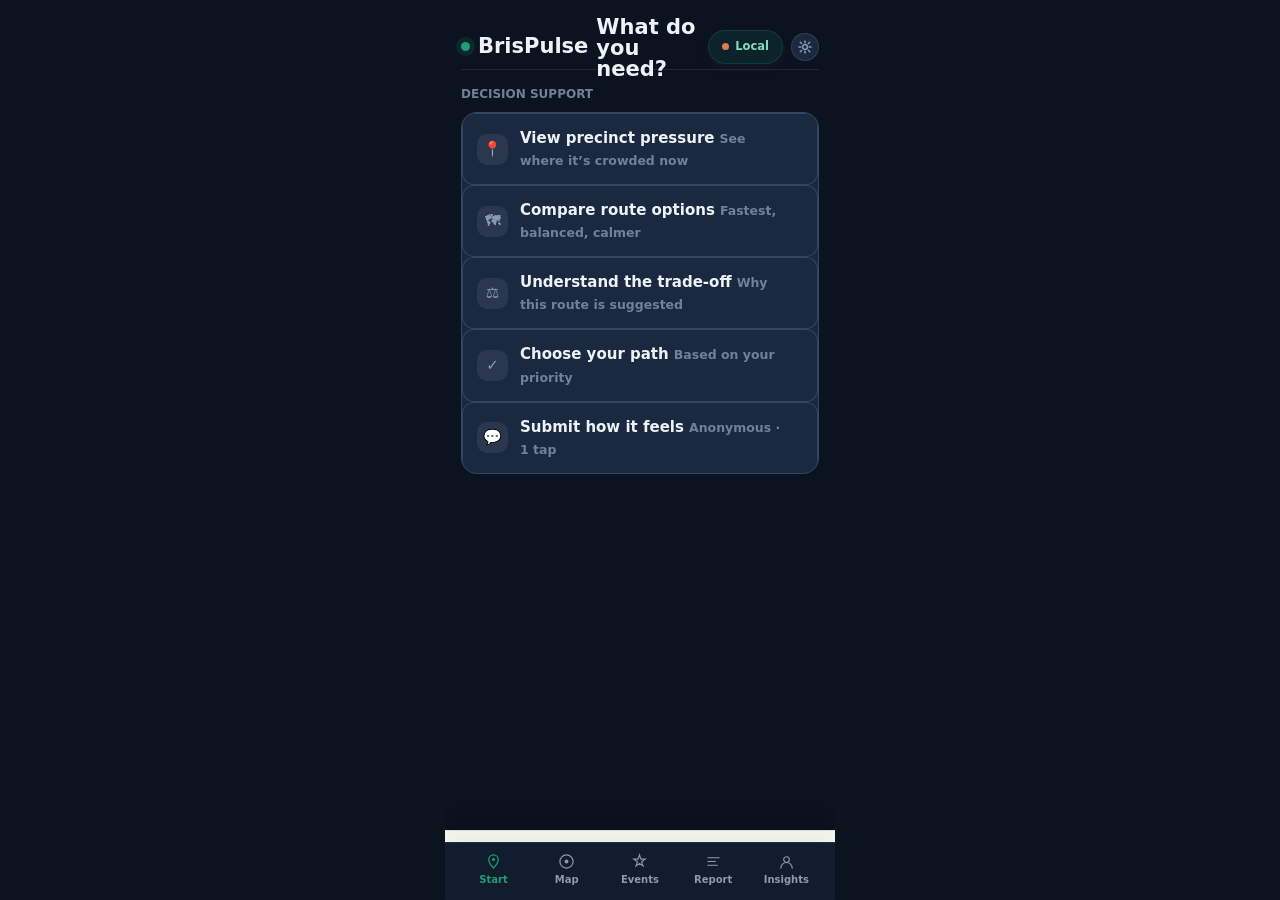
<file: index.html>
<!doctype html>
<html lang="en">
<head>
  <meta charset="utf-8">
  <meta name="viewport" content="width=device-width, initial-scale=1">
  <title>BrisPulse Prototype</title>
  <link rel="stylesheet" href="css/prototype.css">
  <link rel="stylesheet" href="css/index.css">
  <script src="js/prototype.js" defer></script>
  <link rel="stylesheet" href="css/dark-theme.css">
  <link rel="stylesheet" href="css/screens/after-content.css">
</head>
<body>
  <main class="app" aria-label="BrisPulse mobile app prototype">
    <div class="screens">
      <section class="screen screen-home after-screen active" data-screen="map">
        <header class="header app-header">
          <div class="brand">
            <span class="brand-dot"></span>
            <span>BrisPulse</span>
            <span class="after-subtitle">What do you need?</span>
          </div>
          <div class="header-actions">
            <span class="status-pill">Local</span>
            <button class="settings-button theme-toggle" type="button" aria-label="Switch to light mode" title="Switch to light mode">
              <svg viewBox="0 0 20 20" aria-hidden="true">
                <path d="M10 3.3v2M10 14.7v2M4.8 4.8l1.4 1.4M13.8 13.8l1.4 1.4M3.3 10h2M14.7 10h2M4.8 15.2l1.4-1.4M13.8 6.2l1.4-1.4" />
                <circle cx="10" cy="10" r="2.7" />
              </svg>
            </button>
          </div>
        </header>

        <section class="after-section" aria-label="BrisPulse action dashboard">
          <p class="after-kicker">Decision support</p>
          <div class="after-card">
            <button class="after-choice after-row" type="button">
              <span class="after-icon" aria-hidden="true">📍</span>
              <span>
                <strong class="after-title">View precinct pressure</strong>
                <span class="after-meta">See where it’s crowded now</span>
              </span>
            </button>
            <button class="after-choice after-row" type="button">
              <span class="after-icon" aria-hidden="true">🗺</span>
              <span>
                <strong class="after-title">Compare route options</strong>
                <span class="after-meta">Fastest, balanced, calmer</span>
              </span>
            </button>
            <button class="after-choice after-row" type="button">
              <span class="after-icon" aria-hidden="true">⚖</span>
              <span>
                <strong class="after-title">Understand the trade-off</strong>
                <span class="after-meta">Why this route is suggested</span>
              </span>
            </button>
            <button class="after-choice after-row" type="button">
              <span class="after-icon" aria-hidden="true">✓</span>
              <span>
                <strong class="after-title">Choose your path</strong>
                <span class="after-meta">Based on your priority</span>
              </span>
            </button>
            <button class="after-choice after-row" type="button">
              <span class="after-icon" aria-hidden="true">💬</span>
              <span>
                <strong class="after-title">Submit how it feels</strong>
                <span class="after-meta">Anonymous · 1 tap</span>
              </span>
            </button>
          </div>
        </section>
      </section>
    </div>

    <nav class="bottom-nav" aria-label="Bottom navigation">
      <a href="olympulse_role_selection.html"><svg viewBox="0 0 18 18"><path d="M9 2C6.3 2 4 4.3 4 7c0 3.6 5 9 5 9s5-5.4 5-9c0-2.7-2.3-5-5-5Z"/><circle cx="9" cy="7" r="1.4"/></svg><span>Start</span></a>
      <a href="olympulse_dashboard.html"><svg viewBox="0 0 18 18"><path d="M4 9.5 9 4l5 5.5V15H4z"/><path d="M7 15v-4h4v4"/></svg><span>Home</span></a>
      <a class="active" href="index.html"><svg viewBox="0 0 18 18"><circle cx="9" cy="9" r="7"/><circle cx="9" cy="9" r="2"/></svg><span>Map</span></a>
      <a href="olympulse_live_event_mode.html"><svg viewBox="0 0 18 18"><path d="M9 2l1.5 4.5H15l-3.8 2.7 1.5 4.5L9 11l-3.7 2.7 1.5-4.5L3 6.5h4.5z"/></svg><span>Events</span></a>
      <a href="olympulse_feedback.html"><svg viewBox="0 0 18 18"><path d="M3 5h12M3 9h8M3 13h10"/></svg><span>Report</span></a>
      <a href="olympulse_personal_insight.html"><svg viewBox="0 0 18 18"><circle cx="9" cy="7" r="3"/><path d="M3 16c0-3.3 2.7-6 6-6s6 2.7 6 6"/></svg><span>Insights</span></a>
    </nav>
  </main>
</body>
</html>
</file>
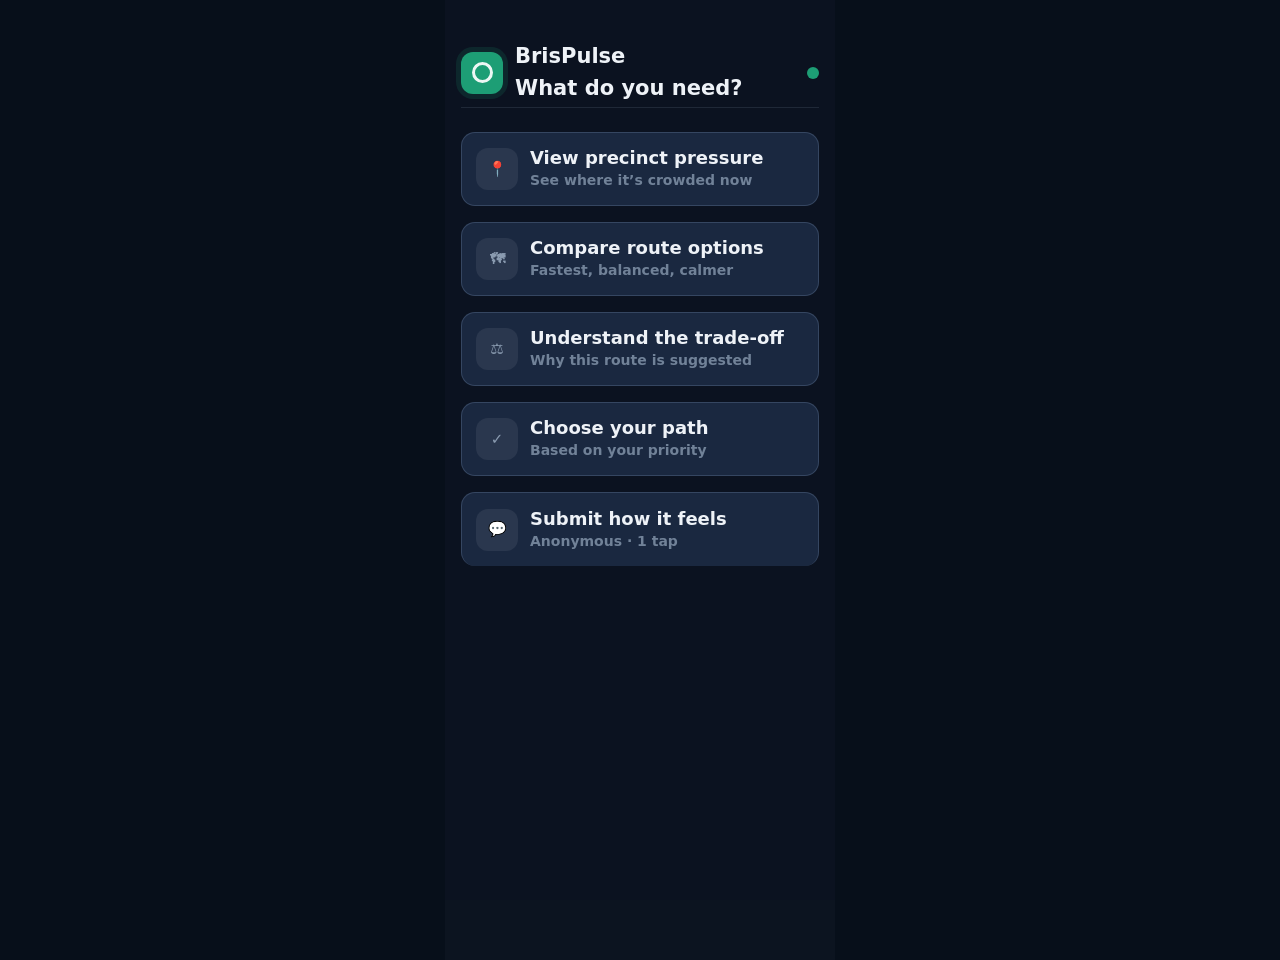
<file: olympulse_dashboard.html>
<!doctype html>
<html lang="en">
<head>
<meta charset="utf-8">
<meta name="viewport" content="width=device-width, initial-scale=1">
<title>BrisPulse Dashboard</title>
<link rel="stylesheet" href="css/prototype.css">
<script src="js/prototype.js" defer></script>
<link rel="stylesheet" href="css/dark-theme.css">
<link rel="stylesheet" href="css/screens/after-content.css">
</head>
<body data-screen="dashboard">
  <main class="dashboard-screen after-screen" aria-label="BrisPulse decision support dashboard">
    <header class="app-header">
      <div class="brand">
        <span class="brand-dot" aria-hidden="true"></span>
        <span>BrisPulse</span>
        <span class="after-subtitle">What do you need?</span>
      </div>
      <div class="header-actions">
        <span class="live-dot" aria-hidden="true"></span>
      </div>
    </header>

    <section class="dashboard-actions" aria-label="Decision support actions">
      <button class="after-choice after-row" type="button" data-next-screen="map">
        <span class="after-icon after-icon--pressure" aria-hidden="true">📍</span>
        <span>
          <strong class="after-title">View precinct pressure</strong>
          <span class="after-meta">See where it’s crowded now</span>
        </span>
      </button>
      <button class="after-choice after-row" type="button" data-next-screen="map">
        <span class="after-icon after-icon--map" aria-hidden="true">🗺</span>
        <span>
          <strong class="after-title">Compare route options</strong>
          <span class="after-meta">Fastest, balanced, calmer</span>
        </span>
      </button>
      <button class="after-choice after-row" type="button" data-next-screen="routeSelected">
        <span class="after-icon" aria-hidden="true">⚖</span>
        <span>
          <strong class="after-title">Understand the trade-off</strong>
          <span class="after-meta">Why this route is suggested</span>
        </span>
      </button>
      <button class="after-choice after-row" type="button" data-next-screen="map">
        <span class="after-icon after-icon--choose" aria-hidden="true">✓</span>
        <span>
          <strong class="after-title">Choose your path</strong>
          <span class="after-meta">Based on your priority</span>
        </span>
      </button>
      <button class="after-choice after-row" type="button" data-next-screen="feedback">
        <span class="after-icon after-icon--feedback" aria-hidden="true">💬</span>
        <span>
          <strong class="after-title">Submit how it feels</strong>
          <span class="after-meta">Anonymous · 1 tap</span>
        </span>
      </button>
    </section>
  </main>
  <nav class="olympulse-bottom-nav static-nav" aria-label="Prototype navigation">
    <button type="button" class="olympulse-bottom-nav__item" onclick="window.olympulseNavigate&&window.olympulseNavigate('onboarding')" data-nav-active="true">
      <svg viewBox="0 0 18 18" fill="none" aria-hidden="true"><path d="M9 2C6.24 2 4 4.24 4 7c0 3.75 5 9 5 9s5-5.25 5-9c0-2.76-2.24-5-5-5z" stroke-width="1.3"/><circle class="nav-fill" cx="9" cy="7" r="1.6"/></svg>
      <span>Start</span>
    </button>
    <button type="button" class="olympulse-bottom-nav__item" onclick="window.olympulseNavigate&&window.olympulseNavigate('map')">
      <svg viewBox="0 0 18 18" fill="none" aria-hidden="true"><circle cx="9" cy="9" r="7" stroke-width="1.3"/><circle class="nav-fill" cx="9" cy="9" r="2"/></svg>
      <span>Map</span>
    </button>
    <button type="button" class="olympulse-bottom-nav__item" onclick="window.olympulseNavigate&&window.olympulseNavigate('event')">
      <svg viewBox="0 0 18 18" fill="none" aria-hidden="true"><path d="M9 2l1.5 4.5H15l-3.8 2.7 1.5 4.5L9 11l-3.7 2.7 1.5-4.5L3 6.5h4.5z" stroke-width="1.2" fill="none"/></svg>
      <span>Events</span>
    </button>
    <button type="button" class="olympulse-bottom-nav__item" onclick="window.olympulseNavigate&&window.olympulseNavigate('feedback')">
      <svg viewBox="0 0 18 18" fill="none" aria-hidden="true"><path d="M3 5h12M3 9h8M3 13h10" stroke-width="1.2" stroke-linecap="round"/></svg>
      <span>Report</span>
    </button>
    <button type="button" class="olympulse-bottom-nav__item" onclick="window.olympulseNavigate&&window.olympulseNavigate('insight')">
      <svg viewBox="0 0 18 18" fill="none" aria-hidden="true"><circle cx="9" cy="7" r="3" stroke-width="1.2"/><path d="M3 16c0-3.31 2.69-6 6-6s6 2.69 6 6" stroke-width="1.2" stroke-linecap="round"/></svg>
      <span>Insights</span>
    </button>
  </nav>
</body>
</html>
</file>
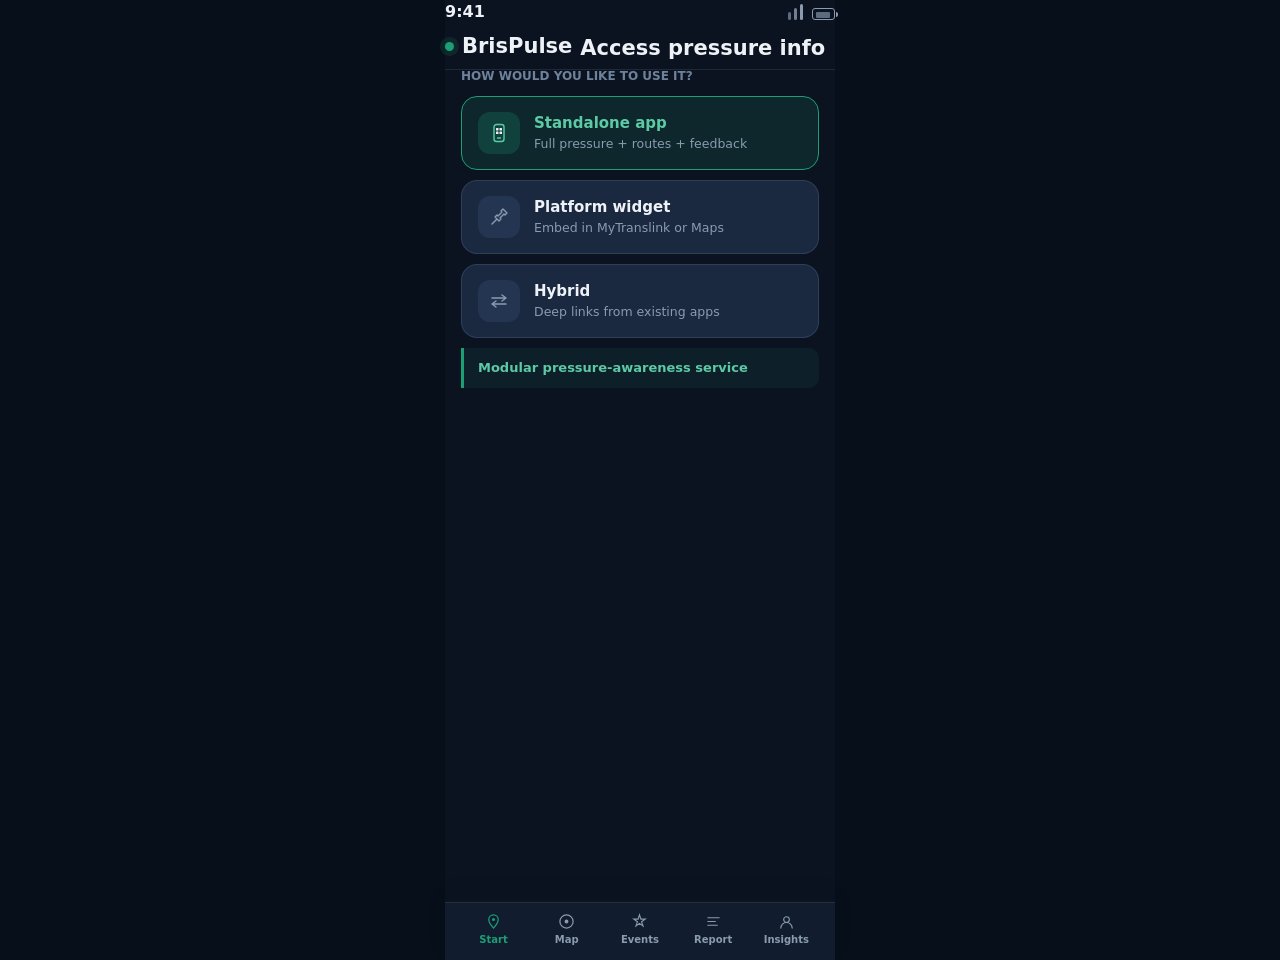
<file: olympulse_delivery_choice.html>
<!doctype html>
<html lang="en">
<head>
<meta charset="utf-8">
<meta name="viewport" content="width=device-width, initial-scale=1">
<title>BrisPulse Access Choice</title>
<link rel="stylesheet" href="css/prototype.css">
<script src="js/prototype.js" defer></script>
<link rel="stylesheet" href="css/dark-theme.css">
<link rel="stylesheet" href="css/screens/after-content.css">
<style>
.delivery-choice-screen {
  padding: 0 0 88px;
}
.delivery-options {
  padding: 0 16px;
}
.after-kicker {
  margin-bottom: 14px;
}
.delivery-choice-btn {
  display: flex;
  align-items: center;
  gap: 14px;
  width: 100%;
  padding: 15px 16px;
  margin-bottom: 10px;
  border-radius: 16px;
  border: 1.5px solid rgba(87, 108, 138, 0.35);
  background: #1a2840;
  color: #eef2f7;
  font: inherit;
  text-align: left;
  cursor: pointer;
  transition: border-color 160ms ease, background 160ms ease, transform 140ms ease;
  -webkit-tap-highlight-color: transparent;
}
.delivery-choice-btn:active {
  transform: scale(0.985);
}
.delivery-choice-btn.is-selected {
  border-color: #1D9E75;
  background: rgba(29, 158, 117, 0.15);
}
.delivery-choice-icon {
  width: 42px;
  height: 42px;
  border-radius: 12px;
  background: #243552;
  display: flex;
  align-items: center;
  justify-content: center;
  flex-shrink: 0;
}
.delivery-choice-btn.is-selected .delivery-choice-icon {
  background: rgba(29, 158, 117, 0.22);
}
.delivery-choice-icon svg {
  width: 20px;
  height: 20px;
  stroke: #8a9bb0;
  fill: none;
}
.delivery-choice-btn.is-selected .delivery-choice-icon svg {
  stroke: #5DCAA5;
}
.delivery-choice-copy strong {
  display: block;
  font-size: 15px;
  font-weight: 700;
  color: #eef2f7;
  line-height: 1.2;
}
.delivery-choice-copy span {
  display: block;
  margin-top: 3px;
  font-size: 12.5px;
  color: #8a9bb0;
}
.delivery-choice-btn.is-selected .delivery-choice-copy strong {
  color: #5DCAA5;
}
.delivery-callout {
  margin-top: 6px;
  padding: 11px 14px;
  border-left: 3px solid #1D9E75;
  border-radius: 0 10px 10px 0;
  background: rgba(29, 158, 117, 0.10);
  font-size: 13px;
  font-weight: 600;
  color: #5DCAA5;
}
</style>
</head>
<body data-screen="delivery">
  <main class="delivery-choice-screen after-screen" aria-label="Choose how to access BrisPulse">
    <div class="after-statusbar" aria-hidden="true">
      <span>9:41</span>
      <span class="after-phone-icons">
        <i></i><i></i><i></i>
        <b></b>
      </span>
    </div>

    <header class="app-header">
      <div class="brand">
        <span class="brand-dot" aria-hidden="true"></span>
        <span>BrisPulse</span>
        <span class="after-subtitle">Access pressure info</span>
      </div>
      <span class="live-dot" aria-hidden="true"></span>
    </header>

    <section class="delivery-options" aria-label="How would you like to use it?">
      <p class="after-kicker">How would you like to use it?</p>

      <!-- Standalone app -->
      <button class="delivery-choice-btn is-selected" type="button" data-next-screen="map">
        <div class="delivery-choice-icon">
          <!-- Phone with app grid inside -->
          <svg viewBox="0 0 20 20" fill="none" aria-hidden="true" stroke="currentColor" stroke-width="1.4" stroke-linecap="round" stroke-linejoin="round">
            <rect x="5" y="1.5" width="10" height="17" rx="2.5"/>
            <rect x="7" y="5" width="2.5" height="2.5" rx="0.5" fill="currentColor" stroke="none"/>
            <rect x="10.5" y="5" width="2.5" height="2.5" rx="0.5" fill="currentColor" stroke="none"/>
            <rect x="7" y="8.5" width="2.5" height="2.5" rx="0.5" fill="currentColor" stroke="none"/>
            <rect x="10.5" y="8.5" width="2.5" height="2.5" rx="0.5" fill="currentColor" stroke="none"/>
            <path d="M8.5 15h3"/>
          </svg>
        </div>
        <div class="delivery-choice-copy">
          <strong>Standalone app</strong>
          <span>Full pressure + routes + feedback</span>
        </div>
      </button>

      <!-- Platform widget -->
      <button class="delivery-choice-btn" type="button" data-next-screen="map">
        <div class="delivery-choice-icon">
          <!-- Crossed tools / plug-in -->
          <svg viewBox="0 0 20 20" fill="none" aria-hidden="true" stroke="currentColor" stroke-width="1.4" stroke-linecap="round" stroke-linejoin="round">
            <path d="M3 17l4.5-4.5"/>
            <path d="M14 2l-2 2 1 1-4 4-1-1-2 2 4 4 2-2-1-1 4-4 1 1 2-2z"/>
          </svg>
        </div>
        <div class="delivery-choice-copy">
          <strong>Platform widget</strong>
          <span>Embed in MyTranslink or Maps</span>
        </div>
      </button>

      <!-- Hybrid -->
      <button class="delivery-choice-btn" type="button" data-next-screen="map">
        <div class="delivery-choice-icon">
          <!-- Bidirectional arrows -->
          <svg viewBox="0 0 20 20" fill="none" aria-hidden="true" stroke="currentColor" stroke-width="1.4" stroke-linecap="round" stroke-linejoin="round">
            <path d="M3 7h14M13 4l4 3-4 3"/>
            <path d="M17 13H3M7 10l-4 3 4 3"/>
          </svg>
        </div>
        <div class="delivery-choice-copy">
          <strong>Hybrid</strong>
          <span>Deep links from existing apps</span>
        </div>
      </button>

      <aside class="delivery-callout">Modular pressure-awareness service</aside>
    </section>
  </main>

  <script>
    document.querySelectorAll('.delivery-choice-btn').forEach((btn) => {
      btn.addEventListener('click', () => {
        document.querySelectorAll('.delivery-choice-btn').forEach(b => b.classList.remove('is-selected'));
        btn.classList.add('is-selected');
      });
    });
  </script>
  <nav class="olympulse-bottom-nav static-nav" aria-label="Prototype navigation">
    <button type="button" class="olympulse-bottom-nav__item" onclick="window.olympulseNavigate&&window.olympulseNavigate('onboarding')" data-nav-active="true">
      <svg viewBox="0 0 18 18" fill="none" aria-hidden="true"><path d="M9 2C6.24 2 4 4.24 4 7c0 3.75 5 9 5 9s5-5.25 5-9c0-2.76-2.24-5-5-5z" stroke-width="1.3"/><circle class="nav-fill" cx="9" cy="7" r="1.6"/></svg>
      <span>Start</span>
    </button>
    <button type="button" class="olympulse-bottom-nav__item" onclick="window.olympulseNavigate&&window.olympulseNavigate('map')">
      <svg viewBox="0 0 18 18" fill="none" aria-hidden="true"><circle cx="9" cy="9" r="7" stroke-width="1.3"/><circle class="nav-fill" cx="9" cy="9" r="2"/></svg>
      <span>Map</span>
    </button>
    <button type="button" class="olympulse-bottom-nav__item" onclick="window.olympulseNavigate&&window.olympulseNavigate('event')">
      <svg viewBox="0 0 18 18" fill="none" aria-hidden="true"><path d="M9 2l1.5 4.5H15l-3.8 2.7 1.5 4.5L9 11l-3.7 2.7 1.5-4.5L3 6.5h4.5z" stroke-width="1.2" fill="none"/></svg>
      <span>Events</span>
    </button>
    <button type="button" class="olympulse-bottom-nav__item" onclick="window.olympulseNavigate&&window.olympulseNavigate('feedback')">
      <svg viewBox="0 0 18 18" fill="none" aria-hidden="true"><path d="M3 5h12M3 9h8M3 13h10" stroke-width="1.2" stroke-linecap="round"/></svg>
      <span>Report</span>
    </button>
    <button type="button" class="olympulse-bottom-nav__item" onclick="window.olympulseNavigate&&window.olympulseNavigate('insight')">
      <svg viewBox="0 0 18 18" fill="none" aria-hidden="true"><circle cx="9" cy="7" r="3" stroke-width="1.2"/><path d="M3 16c0-3.31 2.69-6 6-6s6 2.69 6 6" stroke-width="1.2" stroke-linecap="round"/></svg>
      <span>Insights</span>
    </button>
  </nav>
</body>
</html>
</file>
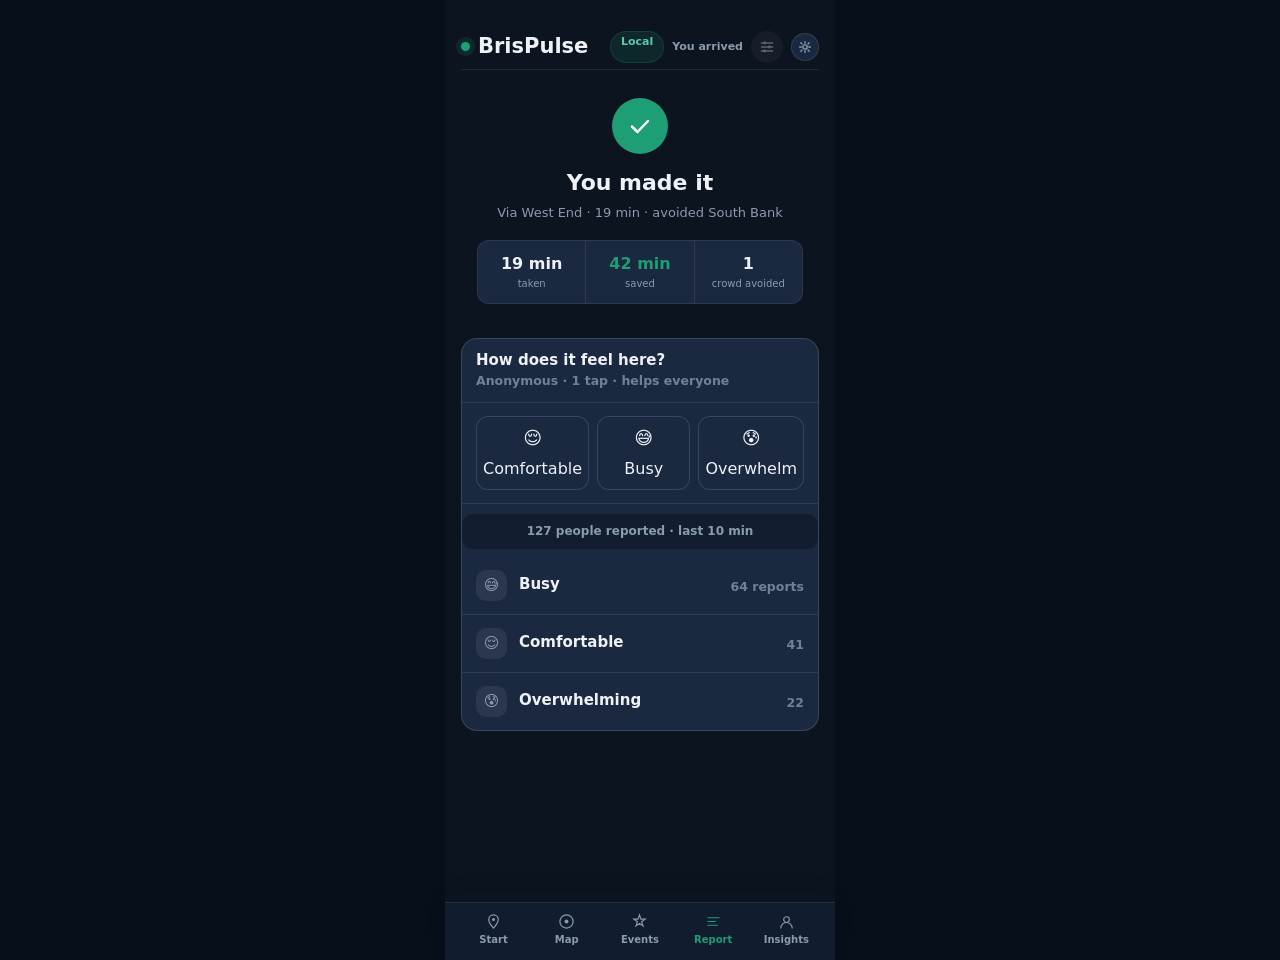
<file: olympulse_feedback.html>
<!doctype html>
<html lang="en">
<head>
<meta charset="utf-8">
<meta name="viewport" content="width=device-width, initial-scale=1">
<title>BrisPulse Arrival</title>
<link rel="stylesheet" href="css/prototype.css">
<script src="js/prototype.js" defer></script>
<link rel="stylesheet" href="css/screens/feedback.css">
<link rel="stylesheet" href="css/dark-theme.css">
<link rel="stylesheet" href="css/screens/after-content.css">
</head>
<body data-screen="feedback">
  <main class="arrival-screen after-screen" aria-label="BrisPulse arrival feedback">
    <header class="app-header">
      <div class="brand">
        <span class="brand-dot" aria-hidden="true"></span>
        <span>BrisPulse</span>
      </div>
      <div class="header-right">
        <span class="identity-pill">Local</span>
        <span class="arrival-status">You arrived</span>
        <button class="delivery-settings-btn" type="button" aria-label="Delivery settings" title="How to use BrisPulse" onclick="window.olympulseNavigate&&window.olympulseNavigate('delivery')">
          <svg viewBox="0 0 20 20" fill="none" aria-hidden="true" stroke="currentColor" stroke-width="1.6" stroke-linecap="round"><path d="M3 5h14M3 10h14M3 15h14"/><circle cx="7" cy="5" r="1.8" fill="currentColor" stroke="none"/><circle cx="13" cy="10" r="1.8" fill="currentColor" stroke="none"/><circle cx="7" cy="15" r="1.8" fill="currentColor" stroke="none"/></svg>
      </button>
        <button class="settings-button theme-toggle" type="button" aria-label="Switch to light mode" title="Switch to light mode">
          <svg viewBox="0 0 20 20" aria-hidden="true">
            <path d="M10 3.3v2M10 14.7v2M4.8 4.8l1.4 1.4M13.8 13.8l1.4 1.4M3.3 10h2M14.7 10h2M4.8 15.2l1.4-1.4M13.8 6.2l1.4-1.4" />
            <circle cx="10" cy="10" r="2.7" />
          </svg>
        </button>
      </div>
    </header>

    <!-- Success moment -->
    <section aria-label="Journey complete" style="display:flex;flex-direction:column;align-items:center;padding:28px 16px 16px;text-align:center;">
      <div style="width:56px;height:56px;background:#1D9E75;border-radius:50%;display:flex;align-items:center;justify-content:center;margin-bottom:14px;">
        <svg width="28" height="28" viewBox="0 0 28 28" fill="none" aria-hidden="true">
          <path d="M6 14.5l5.5 5.5L22 9" stroke="#fff" stroke-width="2.5" stroke-linecap="round" stroke-linejoin="round"/>
        </svg>
      </div>
      <h1 style="font-size:22px;font-weight:700;color:#eef2f7;margin:0 0 6px;">You made it</h1>
      <p style="font-size:13px;color:#8a9bb0;margin:0 0 18px;">Via West End · 19 min · avoided South Bank</p>
      <!-- Stats strip -->
      <div style="display:flex;gap:0;background:#1a2840;border:1px solid rgba(255,255,255,0.08);border-radius:12px;overflow:hidden;width:100%;">
        <div style="flex:1;padding:12px 8px;text-align:center;border-right:1px solid rgba(255,255,255,0.08);">
          <div style="font-size:16px;font-weight:700;color:#eef2f7;">19 min</div>
          <div style="font-size:10px;color:#8a9bb0;margin-top:2px;">taken</div>
        </div>
        <div style="flex:1;padding:12px 8px;text-align:center;border-right:1px solid rgba(255,255,255,0.08);">
          <div style="font-size:16px;font-weight:700;color:#1D9E75;">42 min</div>
          <div style="font-size:10px;color:#8a9bb0;margin-top:2px;">saved</div>
        </div>
        <div style="flex:1;padding:12px 8px;text-align:center;">
          <div style="font-size:16px;font-weight:700;color:#eef2f7;">1</div>
          <div style="font-size:10px;color:#8a9bb0;margin-top:2px;">crowd avoided</div>
        </div>
      </div>
    </section>

    <section class="after-section" aria-label="Place feedback">
      <div class="after-card">
        <article class="after-row">
          <div>
            <h1 class="after-title">How does it feel here?</h1>
            <p class="after-meta">Anonymous · 1 tap · helps everyone</p>
          </div>
        </article>
        <div class="after-row">
          <div class="after-feedback-grid">
            <button class="after-feedback-btn" type="button">
              <span aria-hidden="true">😌</span>
              Comfortable
            </button>
            <button class="after-feedback-btn" type="button">
              <span aria-hidden="true">😅</span>
              Busy
            </button>
            <button class="after-feedback-btn" type="button">
              <span aria-hidden="true">😰</span>
              Overwhelm
            </button>
          </div>
        </div>
        <div class="after-report-count">127 people reported · last 10 min</div>
        <article class="after-row">
          <span class="after-icon" aria-hidden="true">😅</span>
          <div>
            <h2 class="after-title">Busy</h2>
          </div>
          <span class="after-meta">64 reports</span>
        </article>
        <article class="after-row">
          <span class="after-icon" aria-hidden="true">😌</span>
          <div>
            <h2 class="after-title">Comfortable</h2>
          </div>
          <span class="after-meta">41</span>
        </article>
        <article class="after-row">
          <span class="after-icon" aria-hidden="true">😰</span>
          <div>
            <h2 class="after-title">Overwhelming</h2>
          </div>
          <span class="after-meta">22</span>
        </article>
      </div>
    </section>
  </main>

<script src="js/screens/feedback.js" defer></script>
  <nav class="olympulse-bottom-nav static-nav" aria-label="Prototype navigation">
    <button type="button" class="olympulse-bottom-nav__item" onclick="window.olympulseNavigate&&window.olympulseNavigate('onboarding')">
      <svg viewBox="0 0 18 18" fill="none" aria-hidden="true"><path d="M9 2C6.24 2 4 4.24 4 7c0 3.75 5 9 5 9s5-5.25 5-9c0-2.76-2.24-5-5-5z" stroke-width="1.3"/><circle class="nav-fill" cx="9" cy="7" r="1.6"/></svg>
      <span>Start</span>
    </button>
    <button type="button" class="olympulse-bottom-nav__item" onclick="window.olympulseNavigate&&window.olympulseNavigate('map')">
      <svg viewBox="0 0 18 18" fill="none" aria-hidden="true"><circle cx="9" cy="9" r="7" stroke-width="1.3"/><circle class="nav-fill" cx="9" cy="9" r="2"/></svg>
      <span>Map</span>
    </button>
    <button type="button" class="olympulse-bottom-nav__item" onclick="window.olympulseNavigate&&window.olympulseNavigate('event')">
      <svg viewBox="0 0 18 18" fill="none" aria-hidden="true"><path d="M9 2l1.5 4.5H15l-3.8 2.7 1.5 4.5L9 11l-3.7 2.7 1.5-4.5L3 6.5h4.5z" stroke-width="1.2" fill="none"/></svg>
      <span>Events</span>
    </button>
    <button type="button" class="olympulse-bottom-nav__item" onclick="window.olympulseNavigate&&window.olympulseNavigate('feedback')" data-nav-active="true">
      <svg viewBox="0 0 18 18" fill="none" aria-hidden="true"><path d="M3 5h12M3 9h8M3 13h10" stroke-width="1.2" stroke-linecap="round"/></svg>
      <span>Report</span>
    </button>
    <button type="button" class="olympulse-bottom-nav__item" onclick="window.olympulseNavigate&&window.olympulseNavigate('insight')">
      <svg viewBox="0 0 18 18" fill="none" aria-hidden="true"><circle cx="9" cy="7" r="3" stroke-width="1.2"/><path d="M3 16c0-3.31 2.69-6 6-6s6 2.69 6 6" stroke-width="1.2" stroke-linecap="round"/></svg>
      <span>Insights</span>
    </button>
  </nav>
</body>
</html>
</file>
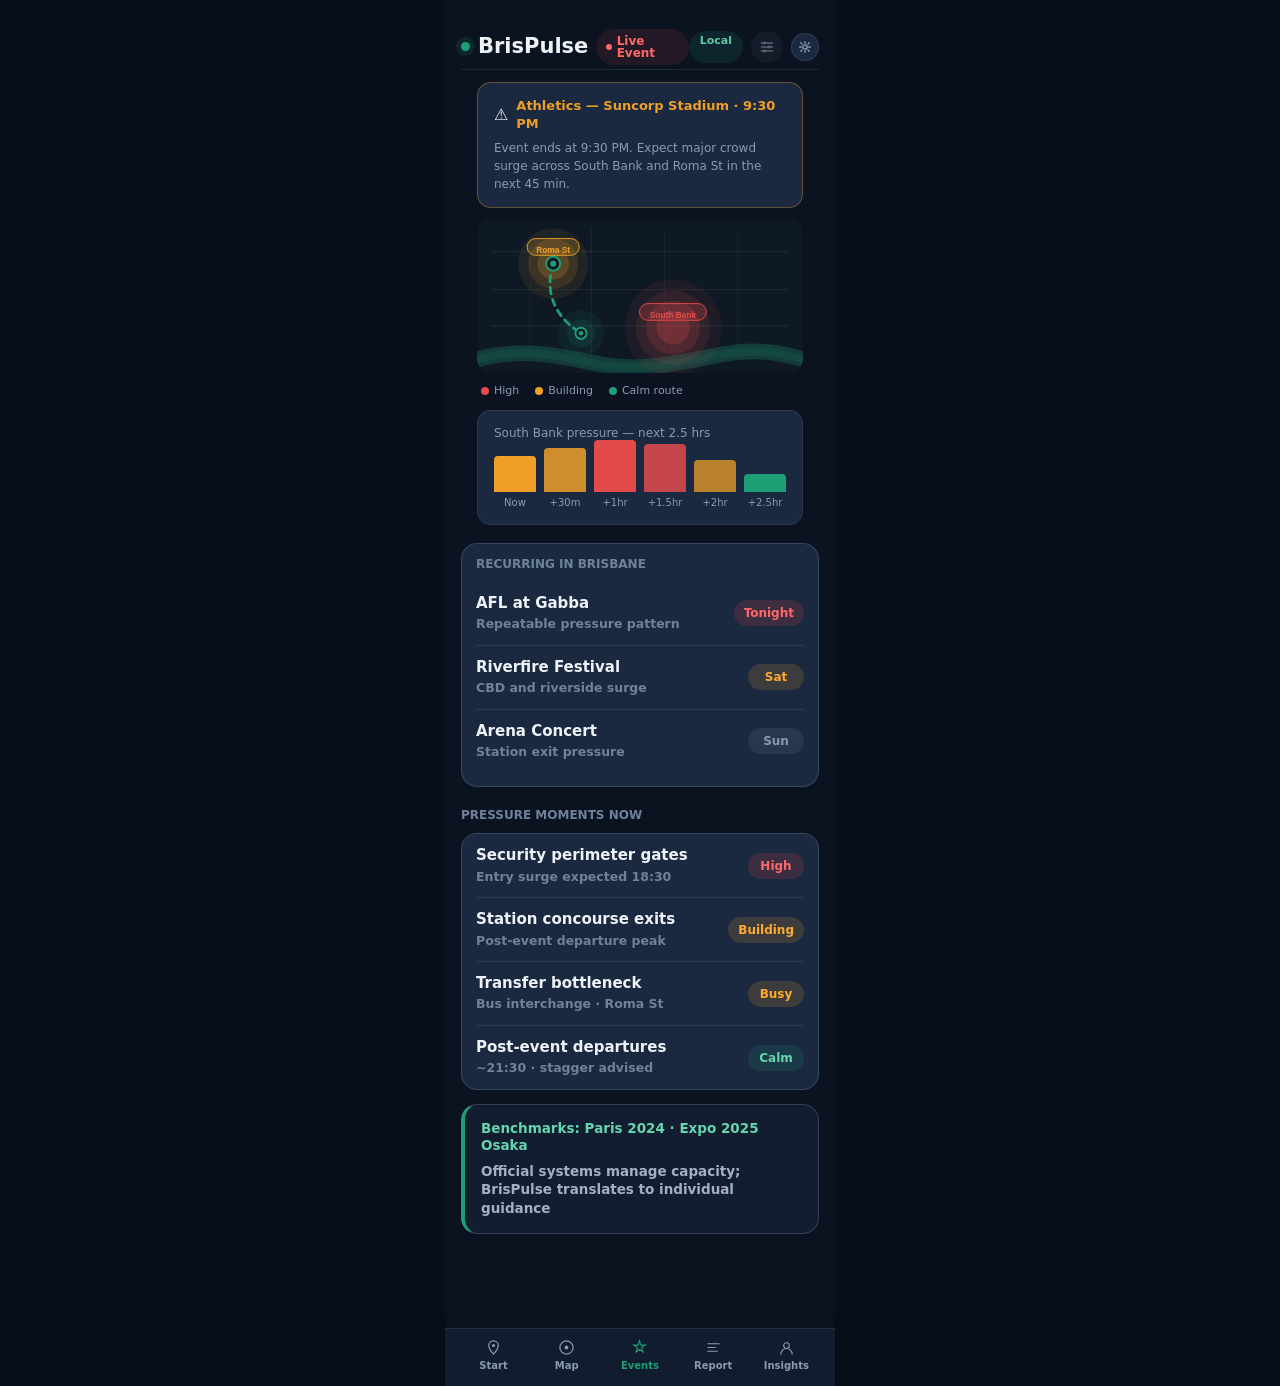
<file: olympulse_live_event_mode.html>
<!doctype html>
<html lang="en">
<head>
<meta charset="utf-8">
<meta name="viewport" content="width=device-width, initial-scale=1">
<title>BrisPulse Live Event</title>
<link rel="stylesheet" href="css/prototype.css">
<script src="js/prototype.js" defer></script>
<link rel="stylesheet" href="css/screens/live-event.css">
<link rel="stylesheet" href="css/dark-theme.css">
</head>
<body data-screen="event">
  <main class="live-event-screen" aria-label="BrisPulse live event pressure">
    <header class="app-header live-event-header">
      <div class="brand">
        <span class="brand-dot" aria-hidden="true"></span>
        <span>BrisPulse</span>
        <span class="event-status-pill"><i aria-hidden="true"></i>Live Event</span>
      </div>
      <div class="header-actions">
        <span class="identity-pill">Local</span>
        <button class="delivery-settings-btn" type="button" aria-label="Delivery settings" title="How to use BrisPulse" onclick="window.olympulseNavigate&&window.olympulseNavigate('delivery')">
          <svg viewBox="0 0 20 20" fill="none" aria-hidden="true" stroke="currentColor" stroke-width="1.6" stroke-linecap="round"><path d="M3 5h14M3 10h14M3 15h14"/><circle cx="7" cy="5" r="1.8" fill="currentColor" stroke="none"/><circle cx="13" cy="10" r="1.8" fill="currentColor" stroke="none"/><circle cx="7" cy="15" r="1.8" fill="currentColor" stroke="none"/></svg>
      </button>
        <button class="settings-button theme-toggle" type="button" aria-label="Switch to light mode" title="Switch to light mode">
          <svg viewBox="0 0 20 20" aria-hidden="true">
            <path d="M10 3.3v2M10 14.7v2M4.8 4.8l1.4 1.4M13.8 13.8l1.4 1.4M3.3 10h2M14.7 10h2M4.8 15.2l1.4-1.4M13.8 6.2l1.4-1.4" />
            <circle cx="10" cy="10" r="2.7" />
          </svg>
        </button>
      </div>
    </header>

    <!-- Amber alert card -->
    <section aria-label="Event alert" style="margin:12px 16px 0;background:#1a2840;border:1px solid rgba(239,159,39,0.35);border-radius:14px;padding:14px 16px;">
      <div style="display:flex;align-items:center;gap:8px;margin-bottom:6px;">
        <span style="font-size:16px;">⚠</span>
        <span style="font-size:13px;font-weight:700;color:#EF9F27;">Athletics — Suncorp Stadium · 9:30 PM</span>
      </div>
      <p style="font-size:12px;color:#8a9bb0;line-height:1.5;margin:0;">Event ends at 9:30 PM. Expect major crowd surge across South Bank and Roma St in the next 45 min.</p>
    </section>

    <!-- Map section with pressure halos and route legend -->
    <section aria-label="Live pressure map" style="margin:12px 16px 0;">
      <svg viewBox="0 0 351 165" xmlns="http://www.w3.org/2000/svg" aria-hidden="true" style="width:100%;border-radius:14px;display:block;">
        <rect width="351" height="165" rx="14" fill="#0e1925"/>
        <!-- grid lines -->
        <g stroke="rgba(255,255,255,0.05)" stroke-linecap="round" fill="none">
          <path d="M16 34H334" stroke-width="2"/>
          <path d="M16 75H334" stroke-width="1.5"/>
          <path d="M16 114H334" stroke-width="2"/>
          <path d="M57 12V139" stroke-width="1"/>
          <path d="M123 8V147" stroke-width="1.5"/>
          <path d="M202 10V141" stroke-width="1"/>
          <path d="M281 12V136" stroke-width="1"/>
        </g>
        <!-- river -->
        <path d="M-4 151C47 137 84 145 126 154C180 166 224 151 269 144C305 138 331 144 355 151" stroke="rgba(29,158,117,0.25)" stroke-width="17" fill="none" stroke-linecap="round"/>
        <path d="M-4 151C47 137 84 145 126 154C180 166 224 151 269 144C305 138 331 144 355 151" stroke="rgba(29,158,117,0.12)" stroke-width="9" fill="none" stroke-linecap="round"/>
        <!-- South Bank red pressure halo -->
        <circle cx="211" cy="116" r="52" fill="#E24B4A" opacity="0.07"/>
        <circle cx="211" cy="116" r="40" fill="#E24B4A" opacity="0.11"/>
        <circle cx="211" cy="116" r="29" fill="#E24B4A" opacity="0.16"/>
        <circle cx="211" cy="116" r="18" fill="#E24B4A" opacity="0.22"/>
        <!-- Roma St amber pressure halo -->
        <circle cx="82" cy="47" r="38" fill="#EF9F27" opacity="0.08"/>
        <circle cx="82" cy="47" r="27" fill="#EF9F27" opacity="0.13"/>
        <circle cx="82" cy="47" r="17" fill="#EF9F27" opacity="0.18"/>
        <!-- West End green calm halo -->
        <circle cx="112" cy="122" r="25" fill="#1D9E75" opacity="0.08"/>
        <circle cx="112" cy="122" r="15" fill="#1D9E75" opacity="0.13"/>
        <!-- safe route dashed line -->
        <path d="M82 47 C74 73 79 101 112 122" stroke="#1D9E75" stroke-width="3" stroke-dasharray="7 6" stroke-linecap="round" fill="none"/>
        <!-- origin dot Roma St -->
        <circle cx="82" cy="47" r="7.5" fill="#0e1925" stroke="#1D9E75" stroke-width="2"/>
        <circle cx="82" cy="47" r="3.2" fill="#1D9E75"/>
        <!-- destination dot West End -->
        <circle cx="112" cy="122" r="6" fill="#0e1925" stroke="#1D9E75" stroke-width="2"/>
        <circle cx="112" cy="122" r="2.5" fill="#1D9E75"/>
        <!-- Roma St amber pill chip -->
        <g transform="translate(82,32)">
          <rect x="-28" y="-12" width="56" height="18" rx="9" fill="rgba(239,159,39,0.2)" stroke="#EF9F27" stroke-width="1"/>
          <text x="0" y="3" text-anchor="middle" font-size="9" font-weight="600" fill="#EF9F27" font-family="sans-serif">Roma St</text>
        </g>
        <!-- South Bank red pill chip -->
        <g transform="translate(211,102)">
          <rect x="-36" y="-12" width="72" height="18" rx="9" fill="rgba(226,75,74,0.2)" stroke="#E24B4A" stroke-width="1"/>
          <text x="0" y="3" text-anchor="middle" font-size="9" font-weight="600" fill="#E24B4A" font-family="sans-serif">South Bank</text>
        </g>
      </svg>
      <!-- route legend -->
      <div style="display:flex;gap:16px;padding:10px 4px 0;font-size:11px;color:#8a9bb0;">
        <span style="display:flex;align-items:center;gap:5px;"><i style="display:inline-block;width:8px;height:8px;border-radius:50%;background:#E24B4A;"></i>High</span>
        <span style="display:flex;align-items:center;gap:5px;"><i style="display:inline-block;width:8px;height:8px;border-radius:50%;background:#EF9F27;"></i>Building</span>
        <span style="display:flex;align-items:center;gap:5px;"><i style="display:inline-block;width:8px;height:8px;border-radius:50%;background:#1D9E75;"></i>Calm route</span>
      </div>
    </section>

    <!-- Pressure forecast bar chart -->
    <section aria-label="South Bank pressure forecast" style="margin:12px 16px 0;background:#1a2840;border:1px solid rgba(255,255,255,0.08);border-radius:14px;padding:14px 16px;">
      <p style="font-size:12px;color:#8a9bb0;margin:0 0 12px;">South Bank pressure — next 2.5 hrs</p>
      <div style="display:flex;gap:8px;align-items:flex-end;height:56px;">
        <div style="flex:1;display:flex;flex-direction:column;align-items:center;gap:4px;">
          <div style="width:100%;height:36px;background:#EF9F27;border-radius:4px 4px 0 0;"></div>
          <span style="font-size:10px;color:#8a9bb0;">Now</span>
        </div>
        <div style="flex:1;display:flex;flex-direction:column;align-items:center;gap:4px;">
          <div style="width:100%;height:44px;background:#EF9F27;border-radius:4px 4px 0 0;opacity:0.85;"></div>
          <span style="font-size:10px;color:#8a9bb0;">+30m</span>
        </div>
        <div style="flex:1;display:flex;flex-direction:column;align-items:center;gap:4px;">
          <div style="width:100%;height:52px;background:#E24B4A;border-radius:4px 4px 0 0;"></div>
          <span style="font-size:10px;color:#8a9bb0;">+1hr</span>
        </div>
        <div style="flex:1;display:flex;flex-direction:column;align-items:center;gap:4px;">
          <div style="width:100%;height:48px;background:#E24B4A;border-radius:4px 4px 0 0;opacity:0.85;"></div>
          <span style="font-size:10px;color:#8a9bb0;">+1.5hr</span>
        </div>
        <div style="flex:1;display:flex;flex-direction:column;align-items:center;gap:4px;">
          <div style="width:100%;height:32px;background:#EF9F27;border-radius:4px 4px 0 0;opacity:0.75;"></div>
          <span style="font-size:10px;color:#8a9bb0;">+2hr</span>
        </div>
        <div style="flex:1;display:flex;flex-direction:column;align-items:center;gap:4px;">
          <div style="width:100%;height:18px;background:#1D9E75;border-radius:4px 4px 0 0;"></div>
          <span style="font-size:10px;color:#8a9bb0;">+2.5hr</span>
        </div>
      </div>
    </section>

    <section class="event-context-card" aria-labelledby="event-context-title">
      <p id="event-context-title" class="section-kicker">Recurring in Brisbane</p>
      <div class="event-list">
        <article class="event-row">
          <div>
            <h2>AFL at Gabba</h2>
            <p>Repeatable pressure pattern</p>
          </div>
          <span class="pressure-chip pressure-chip--high">Tonight</span>
        </article>
        <article class="event-row">
          <div>
            <h2>Riverfire Festival</h2>
            <p>CBD and riverside surge</p>
          </div>
          <span class="pressure-chip pressure-chip--building">Sat</span>
        </article>
        <article class="event-row">
          <div>
            <h2>Arena Concert</h2>
            <p>Station exit pressure</p>
          </div>
          <span class="pressure-chip pressure-chip--muted">Sun</span>
        </article>
      </div>
    </section>

    <section class="pressure-section" aria-labelledby="pressure-title">
      <p id="pressure-title" class="section-kicker">Pressure moments now</p>

      <div class="moments-card">
        <article class="moment-row">
          <div>
            <h2>Security perimeter gates</h2>
            <p>Entry surge expected 18:30</p>
          </div>
          <span class="pressure-chip pressure-chip--high">High</span>
        </article>

        <article class="moment-row">
          <div>
            <h2>Station concourse exits</h2>
            <p>Post-event departure peak</p>
          </div>
          <span class="pressure-chip pressure-chip--building">Building</span>
        </article>

        <article class="moment-row">
          <div>
            <h2>Transfer bottleneck</h2>
            <p>Bus interchange · Roma St</p>
          </div>
          <span class="pressure-chip pressure-chip--busy">Busy</span>
        </article>

        <article class="moment-row">
          <div>
            <h2>Post-event departures</h2>
            <p>~21:30 · stagger advised</p>
          </div>
          <span class="pressure-chip pressure-chip--calm">Calm</span>
        </article>
      </div>
    </section>

    <aside class="benchmark-card" aria-label="Event benchmark note">
      <h2>Benchmarks: Paris 2024 · Expo 2025 Osaka</h2>
      <p>Official systems manage capacity; BrisPulse translates to individual guidance</p>
    </aside>
  </main>
  <nav class="olympulse-bottom-nav static-nav" aria-label="Prototype navigation">
    <button type="button" class="olympulse-bottom-nav__item" onclick="window.olympulseNavigate&&window.olympulseNavigate('onboarding')">
      <svg viewBox="0 0 18 18" fill="none" aria-hidden="true"><path d="M9 2C6.24 2 4 4.24 4 7c0 3.75 5 9 5 9s5-5.25 5-9c0-2.76-2.24-5-5-5z" stroke-width="1.3"/><circle class="nav-fill" cx="9" cy="7" r="1.6"/></svg>
      <span>Start</span>
    </button>
    <button type="button" class="olympulse-bottom-nav__item" onclick="window.olympulseNavigate&&window.olympulseNavigate('map')">
      <svg viewBox="0 0 18 18" fill="none" aria-hidden="true"><circle cx="9" cy="9" r="7" stroke-width="1.3"/><circle class="nav-fill" cx="9" cy="9" r="2"/></svg>
      <span>Map</span>
    </button>
    <button type="button" class="olympulse-bottom-nav__item" onclick="window.olympulseNavigate&&window.olympulseNavigate('event')" data-nav-active="true">
      <svg viewBox="0 0 18 18" fill="none" aria-hidden="true"><path d="M9 2l1.5 4.5H15l-3.8 2.7 1.5 4.5L9 11l-3.7 2.7 1.5-4.5L3 6.5h4.5z" stroke-width="1.2" fill="none"/></svg>
      <span>Events</span>
    </button>
    <button type="button" class="olympulse-bottom-nav__item" onclick="window.olympulseNavigate&&window.olympulseNavigate('feedback')">
      <svg viewBox="0 0 18 18" fill="none" aria-hidden="true"><path d="M3 5h12M3 9h8M3 13h10" stroke-width="1.2" stroke-linecap="round"/></svg>
      <span>Report</span>
    </button>
    <button type="button" class="olympulse-bottom-nav__item" onclick="window.olympulseNavigate&&window.olympulseNavigate('insight')">
      <svg viewBox="0 0 18 18" fill="none" aria-hidden="true"><circle cx="9" cy="7" r="3" stroke-width="1.2"/><path d="M3 16c0-3.31 2.69-6 6-6s6 2.69 6 6" stroke-width="1.2" stroke-linecap="round"/></svg>
      <span>Insights</span>
    </button>
  </nav>
</body>
</html>
</file>
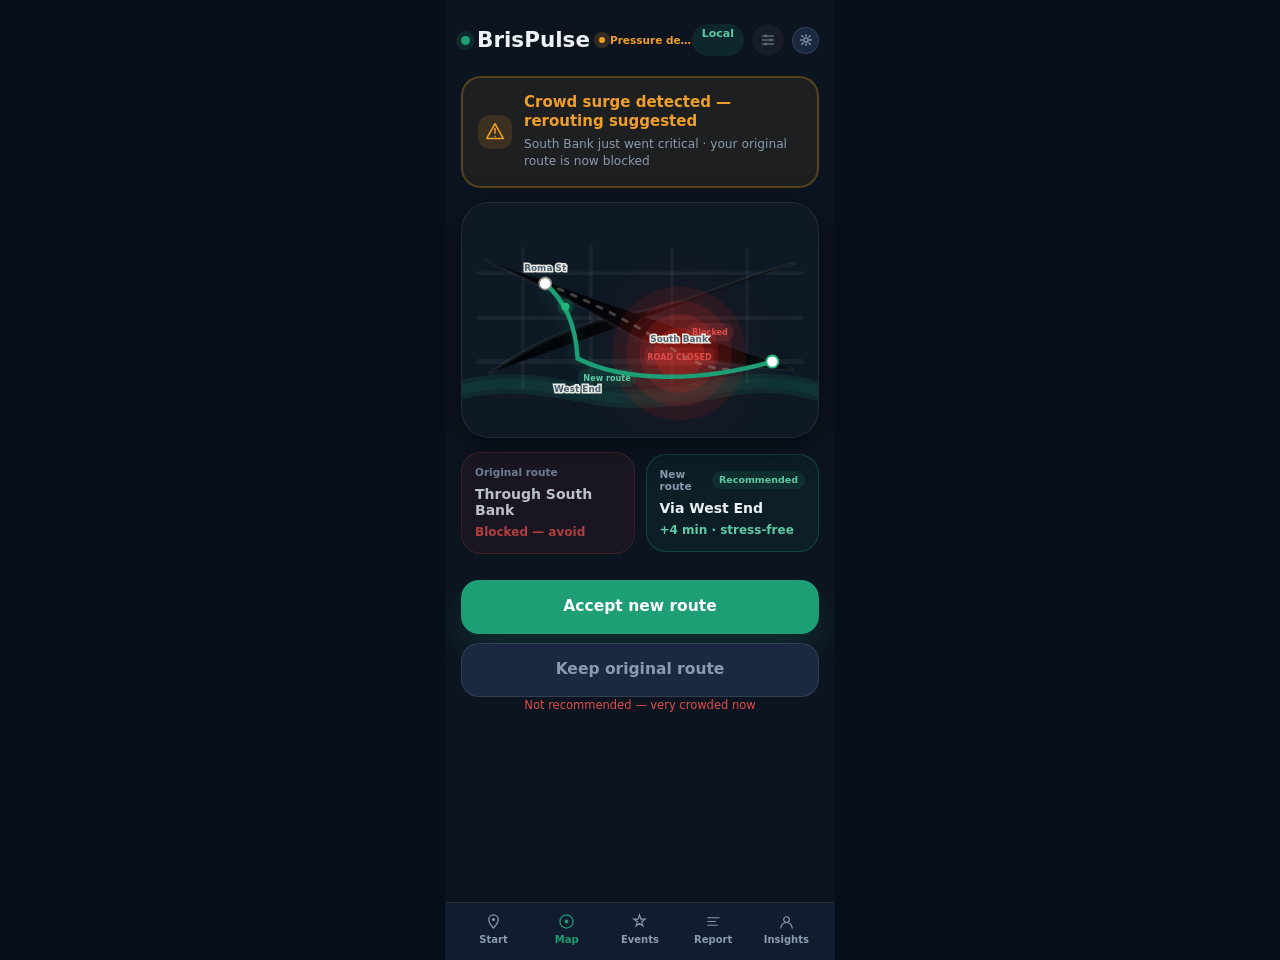
<file: olympulse_live_reroute.html>
<!doctype html>
<html lang="en">
<head>
<meta charset="utf-8">
<meta name="viewport" content="width=device-width, initial-scale=1">
<title>BrisPulse Live Reroute</title>
<link rel="stylesheet" href="css/prototype.css">
<script src="js/prototype.js" defer></script>
<link rel="stylesheet" href="css/screens/live-reroute.css">
<link rel="stylesheet" href="css/dark-theme.css">
</head>
<body data-screen="map">
  <main class="live-reroute-screen" aria-label="Live reroute warning">
    <header class="app-header">
      <div class="header-left">
        <div class="brand">
          <span class="brand-dot" aria-hidden="true"></span>
          <span>BrisPulse</span>
        </div>
        <div class="pressure-status">
          <span aria-hidden="true"></span>
          <p>Pressure detected ahead</p>
        </div>
      </div>
      <div class="header-actions">
        <span class="identity-pill">Local</span>
        <button class="delivery-settings-btn" type="button" aria-label="Delivery settings" title="How to use BrisPulse" onclick="window.olympulseNavigate&&window.olympulseNavigate('delivery')">
          <svg viewBox="0 0 20 20" fill="none" aria-hidden="true" stroke="currentColor" stroke-width="1.6" stroke-linecap="round"><path d="M3 5h14M3 10h14M3 15h14"/><circle cx="7" cy="5" r="1.8" fill="currentColor" stroke="none"/><circle cx="13" cy="10" r="1.8" fill="currentColor" stroke="none"/><circle cx="7" cy="15" r="1.8" fill="currentColor" stroke="none"/></svg>
      </button>
        <button class="settings-button theme-toggle" type="button" aria-label="Switch to light mode" title="Switch to light mode">
          <svg viewBox="0 0 20 20" aria-hidden="true">
            <path d="M10 3.3v2M10 14.7v2M4.8 4.8l1.4 1.4M13.8 13.8l1.4 1.4M3.3 10h2M14.7 10h2M4.8 15.2l1.4-1.4M13.8 6.2l1.4-1.4" />
            <circle cx="10" cy="10" r="2.7" />
          </svg>
        </button>
      </div>
    </header>

    <section class="urgent-alert" aria-label="Urgent reroute alert">
      <div class="alert-icon" aria-hidden="true">
        <svg viewBox="0 0 24 24">
          <path d="M12 3 21 19H3L12 3Z" />
          <path d="M12 8.2v5M12 16.7h.01" />
        </svg>
      </div>
      <div>
        <h1>Crowd surge detected — rerouting suggested</h1>
        <p>South Bank just went critical · your original route is now blocked</p>
      </div>
    </section>

    <section class="reroute-map-card" aria-label="Live reroute map">
      <svg class="reroute-map" viewBox="0 0 351 170" xmlns="http://www.w3.org/2000/svg" aria-hidden="true">
        <rect width="351" height="170" rx="16" fill="#F8F6F0" />
        <g stroke="#EDEAE2" stroke-linecap="round">
          <path d="M16 39H335" stroke-width="4" />
          <path d="M16 83H335" stroke-width="4" />
          <path d="M16 126H335" stroke-width="5" />
          <path d="M60 14V151" stroke-width="3" />
          <path d="M127 12V154" stroke-width="4" />
          <path d="M207 15V147" stroke-width="3" />
          <path d="M281 16V146" stroke-width="3" />
          <path d="M28 137C76 104 120 86 166 79C222 70 268 45 328 29" stroke-width="4" />
          <path d="M23 26C76 50 112 68 151 91C191 116 247 130 326 134" stroke-width="3" />
        </g>
        <path d="M-6 155C42 142 82 150 126 158C181 169 225 157 267 150C305 144 331 149 357 157" stroke="#C7E8F5" stroke-width="16" fill="none" stroke-linecap="round" />
        <path d="M-6 155C42 142 82 150 126 158C181 169 225 157 267 150C305 144 331 149 357 157" stroke="#DDF2FA" stroke-width="8" fill="none" stroke-linecap="round" />

        <g class="critical-halo">
          <circle cx="214" cy="118" r="66" fill="#D9281D" opacity="0.09" />
          <circle cx="214" cy="118" r="52" fill="#D9281D" opacity="0.13" />
          <circle cx="214" cy="118" r="39" fill="#D9281D" opacity="0.18" />
          <circle cx="214" cy="118" r="25" fill="#D9281D" opacity="0.26" />
        </g>

        <path class="original-route" d="M82 49 C130 68 174 90 214 118 C244 136 272 139 306 126" />
        <path class="new-route" d="M82 49 C101 66 112 88 114 123 C159 146 232 147 306 126" />

        <g class="blocked-pill">
          <rect x="221" y="88" width="47" height="18" rx="9" />
          <text x="244.5" y="100" text-anchor="middle">Blocked</text>
        </g>
        <g class="new-route-pill">
          <rect x="114" y="133" width="58" height="18" rx="9" />
          <text x="143" y="145" text-anchor="middle">New route</text>
        </g>
        <g class="road-closed">
          <rect x="180" y="112" width="69" height="18" rx="5" />
          <text x="214.5" y="124" text-anchor="middle">ROAD CLOSED</text>
        </g>

        <circle cx="82" cy="49" r="6" fill="#FFFFFF" stroke="#8B857D" stroke-width="1.6" />
        <circle cx="306" cy="126" r="6" fill="#FFFFFF" stroke="#1DB87A" stroke-width="1.8" />
        <circle class="user-position" cx="102" cy="72" r="4" fill="#1DB87A" />
        <circle class="user-ring" cx="102" cy="72" r="8" fill="#1DB87A" opacity="0.18" />

        <text class="place-label" x="82" y="37" text-anchor="middle">Roma St</text>
        <text class="place-label" x="214" y="107" text-anchor="middle">South Bank</text>
        <text class="place-label" x="114" y="156" text-anchor="middle">West End</text>
      </svg>
    </section>

    <section class="comparison-strip" aria-label="Original route compared with new route">
      <article class="compare-card original">
        <p>Original route</p>
        <strong>Through South Bank</strong>
        <span>Blocked — avoid</span>
      </article>
      <article class="compare-card recommended">
        <div>
          <p>New route</p>
          <em>Recommended</em>
        </div>
        <strong>Via West End</strong>
        <span>+4 min · stress-free</span>
      </article>
    </section>

    <section class="reroute-actions" aria-label="Reroute actions">
      <button class="primary-action" type="button" data-next-screen="feedback">Accept new route</button>
      <button class="secondary-action" type="button">Keep original route</button>
      <p>Not recommended — very crowded now</p>
    </section>
  </main>
  <nav class="olympulse-bottom-nav static-nav" aria-label="Prototype navigation">
    <button type="button" class="olympulse-bottom-nav__item" onclick="window.olympulseNavigate&&window.olympulseNavigate('onboarding')">
      <svg viewBox="0 0 18 18" fill="none" aria-hidden="true"><path d="M9 2C6.24 2 4 4.24 4 7c0 3.75 5 9 5 9s5-5.25 5-9c0-2.76-2.24-5-5-5z" stroke-width="1.3"/><circle class="nav-fill" cx="9" cy="7" r="1.6"/></svg>
      <span>Start</span>
    </button>
    <button type="button" class="olympulse-bottom-nav__item" onclick="window.olympulseNavigate&&window.olympulseNavigate('map')" data-nav-active="true">
      <svg viewBox="0 0 18 18" fill="none" aria-hidden="true"><circle cx="9" cy="9" r="7" stroke-width="1.3"/><circle class="nav-fill" cx="9" cy="9" r="2"/></svg>
      <span>Map</span>
    </button>
    <button type="button" class="olympulse-bottom-nav__item" onclick="window.olympulseNavigate&&window.olympulseNavigate('event')">
      <svg viewBox="0 0 18 18" fill="none" aria-hidden="true"><path d="M9 2l1.5 4.5H15l-3.8 2.7 1.5 4.5L9 11l-3.7 2.7 1.5-4.5L3 6.5h4.5z" stroke-width="1.2" fill="none"/></svg>
      <span>Events</span>
    </button>
    <button type="button" class="olympulse-bottom-nav__item" onclick="window.olympulseNavigate&&window.olympulseNavigate('feedback')">
      <svg viewBox="0 0 18 18" fill="none" aria-hidden="true"><path d="M3 5h12M3 9h8M3 13h10" stroke-width="1.2" stroke-linecap="round"/></svg>
      <span>Report</span>
    </button>
    <button type="button" class="olympulse-bottom-nav__item" onclick="window.olympulseNavigate&&window.olympulseNavigate('insight')">
      <svg viewBox="0 0 18 18" fill="none" aria-hidden="true"><circle cx="9" cy="7" r="3" stroke-width="1.2"/><path d="M3 16c0-3.31 2.69-6 6-6s6 2.69 6 6" stroke-width="1.2" stroke-linecap="round"/></svg>
      <span>Insights</span>
    </button>
  </nav>
</body>
</html>
</file>
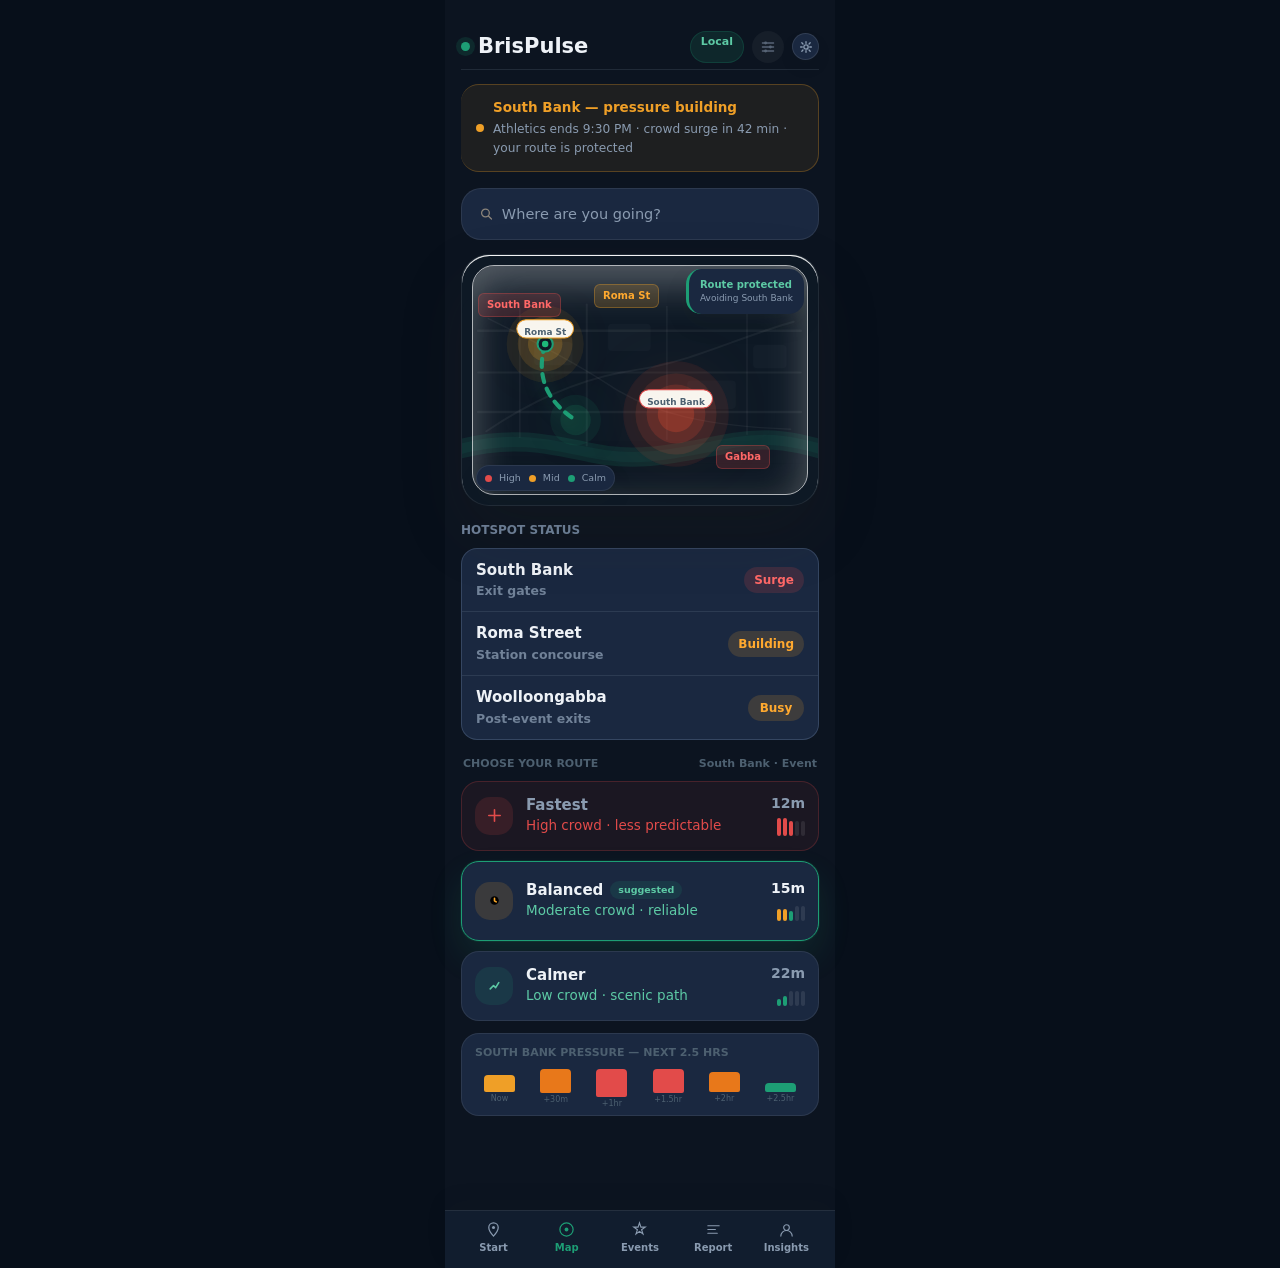
<file: olympulse_main_map_v2.html>
<!doctype html>
<html lang="en">
<head>
<meta charset="utf-8">
<meta name="viewport" content="width=device-width, initial-scale=1">
<title>BrisPulse Map</title>
<link rel="stylesheet" href="css/prototype.css">
<script src="js/prototype.js" defer></script>
<link rel="stylesheet" href="css/screens/main-map.css">
<link rel="stylesheet" href="css/dark-theme.css">
<link rel="stylesheet" href="css/screens/after-content.css">
</head>
<body data-screen="map">
  <main class="map-screen after-screen" aria-label="BrisPulse pressure navigation map">
    <header class="app-header">
      <div class="brand">
        <span class="brand-dot" aria-hidden="true"></span>
        <span>BrisPulse</span>
      </div>
      <div class="header-actions">
        <span class="identity-pill">Local</span>
        <button class="delivery-settings-btn" type="button" aria-label="Delivery settings" title="How to use BrisPulse" onclick="window.olympulseNavigate&&window.olympulseNavigate('delivery')">
          <svg viewBox="0 0 20 20" fill="none" aria-hidden="true" stroke="currentColor" stroke-width="1.6" stroke-linecap="round"><path d="M3 5h14M3 10h14M3 15h14"/><circle cx="7" cy="5" r="1.8" fill="currentColor" stroke="none"/><circle cx="13" cy="10" r="1.8" fill="currentColor" stroke="none"/><circle cx="7" cy="15" r="1.8" fill="currentColor" stroke="none"/></svg>
      </button>
        <button class="settings-button theme-toggle" type="button" aria-label="Switch to light mode" title="Switch to light mode">
          <svg viewBox="0 0 20 20" aria-hidden="true">
            <path d="M10 3.3v2M10 14.7v2M4.8 4.8l1.4 1.4M13.8 13.8l1.4 1.4M3.3 10h2M14.7 10h2M4.8 15.2l1.4-1.4M13.8 6.2l1.4-1.4" />
            <circle cx="10" cy="10" r="2.7" />
          </svg>
        </button>
      </div>
    </header>

    <section class="alert-banner" aria-label="Pressure alert">
      <div class="alert-dot" aria-hidden="true"></div>
      <div>
        <p class="alert-title">South Bank — pressure building</p>
        <p class="alert-copy">Athletics ends 9:30 PM · crowd surge in 42 min · your route is protected</p>
      </div>
    </section>

    <label class="search-card" aria-label="Search destination">
      <svg viewBox="0 0 20 20" aria-hidden="true">
        <circle cx="8.7" cy="8.7" r="5.2" />
        <path d="M12.6 12.6 16.8 16.8" />
      </svg>
      <input class="search-input" type="text" placeholder="Where are you going?" aria-label="Where are you going?">
    </label>

    <section class="map-card" aria-label="Brisbane pressure map">
      <svg class="map-svg" viewBox="0 0 351 165" xmlns="http://www.w3.org/2000/svg" aria-hidden="true">
        <rect width="351" height="165" rx="16" fill="#F8F6F0" />

        <g stroke="#E8E5DD" stroke-linecap="round" fill="none">
          <path d="M16 34H334" stroke-width="2.5" />
          <path d="M16 75H334" stroke-width="2" />
          <path d="M16 114H334" stroke-width="2.5" />
          <path d="M57 12V139" stroke-width="1.5" />
          <path d="M123 8V147" stroke-width="2" />
          <path d="M202 10V141" stroke-width="1.5" />
          <path d="M281 12V136" stroke-width="1.5" />
          <path d="M24 133C76 98 122 80 169 73C226 65 270 41 327 25" stroke-width="2" />
          <path d="M26 22C75 46 109 64 146 88C188 116 242 128 324 131" stroke-width="1.5" />
        </g>

        <g fill="#EDEAE2" opacity="0.72">
          <rect x="71" y="45" width="38" height="23" rx="4" />
          <rect x="144" y="27" width="42" height="27" rx="4" />
          <rect x="222" y="83" width="48" height="28" rx="4" />
          <rect x="287" y="48" width="33" height="23" rx="4" />
        </g>

        <path d="M-4 151C47 137 84 145 126 154C180 166 224 151 269 144C305 138 331 144 355 151" stroke="#D8EEE4" stroke-width="17" fill="none" stroke-linecap="round" />
        <path d="M-4 151C47 137 84 145 126 154C180 166 224 151 269 144C305 138 331 144 355 151" stroke="#EAF6F0" stroke-width="9" fill="none" stroke-linecap="round" />

        <g class="pressure pressure-south-bank">
          <circle cx="211" cy="116" r="52" fill="#FF5032" opacity="0.07" />
          <circle cx="211" cy="116" r="40" fill="#FF5032" opacity="0.10" />
          <circle cx="211" cy="116" r="29" fill="#FF5032" opacity="0.14" />
          <circle cx="211" cy="116" r="18" fill="#FF5032" opacity="0.20" />
        </g>

        <g class="pressure pressure-suncorp">
          <circle cx="82" cy="47" r="38" fill="#FFAF30" opacity="0.08" />
          <circle cx="82" cy="47" r="27" fill="#FFAF30" opacity="0.13" />
          <circle cx="82" cy="47" r="17" fill="#FFAF30" opacity="0.18" />
        </g>

        <g class="pressure pressure-west-end">
          <circle cx="112" cy="122" r="25" fill="#1DB87A" opacity="0.08" />
          <circle cx="112" cy="122" r="15" fill="#1DB87A" opacity="0.13" />
        </g>

        <path class="safe-route" d="M82 47 C74 73 79 101 112 122" stroke="#1DB87A" stroke-width="3" stroke-dasharray="7 6" stroke-linecap="round" fill="none" />

        <circle cx="82" cy="47" r="7.5" fill="#0e1925" stroke="#1D9E75" stroke-width="2" />
        <circle cx="82" cy="47" r="3.2" fill="#1DB87A" />

        <!-- Roma St amber pill chip -->
        <g transform="translate(82,35)">
          <rect x="-28" y="-12" width="56" height="18" rx="9" fill="rgba(239,159,39,0.2)" stroke="#EF9F27" stroke-width="1"/>
          <text x="0" y="3" text-anchor="middle" font-size="9" font-weight="600" fill="#EF9F27" font-family="sans-serif">Roma St</text>
        </g>
        <!-- South Bank red pill chip -->
        <g transform="translate(211,104)">
          <rect x="-36" y="-12" width="72" height="18" rx="9" fill="rgba(226,75,74,0.2)" stroke="#E24B4A" stroke-width="1"/>
          <text x="0" y="3" text-anchor="middle" font-size="9" font-weight="600" fill="#E24B4A" font-family="sans-serif">South Bank</text>
        </g>
      </svg>

      <div class="route-badge">
        <strong>Route protected</strong>
        <span>Avoiding South Bank</span>
      </div>

      <div class="map-legend">
        <span><i class="legend-dot high"></i>High</span>
        <span><i class="legend-dot mid"></i>Mid</span>
        <span><i class="legend-dot calm"></i>Calm</span>
      </div>

      <span class="after-map-chip after-map-chip--south">South Bank</span>
      <span class="after-map-chip after-map-chip--roma">Roma St</span>
      <span class="after-map-chip after-map-chip--gabba">Gabba</span>
    </section>

    <section class="after-section" aria-label="Hotspot status">
      <p class="after-kicker">Hotspot status</p>
      <div class="after-card">
        <article class="after-row">
          <div>
            <h2 class="after-title">South Bank</h2>
            <p class="after-meta">Exit gates</p>
          </div>
          <span class="after-pill after-pill--red">Surge</span>
        </article>
        <article class="after-row">
          <div>
            <h2 class="after-title">Roma Street</h2>
            <p class="after-meta">Station concourse</p>
          </div>
          <span class="after-pill after-pill--amber">Building</span>
        </article>
        <article class="after-row">
          <div>
            <h2 class="after-title">Woolloongabba</h2>
            <p class="after-meta">Post-event exits</p>
          </div>
          <span class="after-pill after-pill--amber">Busy</span>
        </article>
      </div>
    </section>

    <div class="section-row">
      <p>Choose your route</p>
      <span>South Bank · Event</span>
    </div>

    <section class="route-list" aria-label="Recommended routes" role="radiogroup">
      <article class="route-card route-card-avoid" data-route-option role="radio" aria-checked="false" tabindex="0">
        <div class="route-icon route-icon-red">
          <svg viewBox="0 0 20 20" aria-hidden="true"><path d="M10 4v12M4 10h12" /></svg>
        </div>
        <div class="route-copy">
          <h2>Fastest</h2>
          <p class="route-subtext red">High crowd · less predictable</p>
        </div>
        <div class="route-meta muted">
          <strong>12m</strong>
          <div class="pressure-bars" aria-label="Low pressure">
            <i class="bar red h5"></i><i class="bar red h5"></i><i class="bar red h4"></i><i class="bar empty"></i><i class="bar empty"></i>
          </div>
        </div>
      </article>

      <article class="route-card route-card-best is-selected" data-next-screen="routeSelected" data-route-option role="radio" aria-checked="true" tabindex="0">
        <div class="route-icon route-icon-amber">
          <svg viewBox="0 0 20 20" aria-hidden="true"><circle cx="10" cy="10" r="4.5" /><path d="M10 7.6v2.7l1.8 1.1" /></svg>
        </div>
        <div class="route-copy">
          <div class="route-title-row">
            <h2>Balanced</h2>
            <span>suggested</span>
          </div>
          <p class="route-subtext green">Moderate crowd · reliable</p>
        </div>
        <div class="route-meta">
          <strong>15m</strong>
          <div class="pressure-bars" aria-label="Mid pressure">
            <i class="bar amber h3"></i><i class="bar amber h3"></i><i class="bar green h2"></i><i class="bar empty"></i><i class="bar empty"></i>
          </div>
        </div>
      </article>

      <article class="route-card route-card-mid" data-route-option role="radio" aria-checked="false" tabindex="0">
        <div class="route-icon route-icon-green">
          <svg viewBox="0 0 20 20" aria-hidden="true"><path d="M5.5 13.5 9 10l2.2 2.2 3.3-5.2" /></svg>
        </div>
        <div class="route-copy">
          <h2>Calmer</h2>
          <p class="route-subtext green">Low crowd · scenic path</p>
        </div>
        <div class="route-meta muted">
          <strong>22m</strong>
          <div class="pressure-bars" aria-label="High pressure">
            <i class="bar green h1"></i><i class="bar green h2"></i><i class="bar empty"></i><i class="bar empty"></i><i class="bar empty"></i>
          </div>
        </div>
      </article>
    </section>

    <section class="forecast-card" aria-label="South Bank pressure forecast">
      <p>South Bank pressure — next 2.5 hrs</p>
      <div class="forecast-bars">
        <div><i class="forecast-bar amber now"></i><span>Now</span></div>
        <div><i class="forecast-bar orange plus-30"></i><span>+30m</span></div>
        <div><i class="forecast-bar red plus-1"></i><span>+1hr</span></div>
        <div><i class="forecast-bar red plus-15"></i><span>+1.5hr</span></div>
        <div><i class="forecast-bar orange plus-2"></i><span>+2hr</span></div>
        <div><i class="forecast-bar green plus-25"></i><span>+2.5hr</span></div>
      </div>
    </section>
  </main>
  <nav class="olympulse-bottom-nav static-nav" aria-label="Prototype navigation">
    <button type="button" class="olympulse-bottom-nav__item" onclick="window.olympulseNavigate&&window.olympulseNavigate('onboarding')">
      <svg viewBox="0 0 18 18" fill="none" aria-hidden="true"><path d="M9 2C6.24 2 4 4.24 4 7c0 3.75 5 9 5 9s5-5.25 5-9c0-2.76-2.24-5-5-5z" stroke-width="1.3"/><circle class="nav-fill" cx="9" cy="7" r="1.6"/></svg>
      <span>Start</span>
    </button>
    <button type="button" class="olympulse-bottom-nav__item" onclick="window.olympulseNavigate&&window.olympulseNavigate('map')" data-nav-active="true">
      <svg viewBox="0 0 18 18" fill="none" aria-hidden="true"><circle cx="9" cy="9" r="7" stroke-width="1.3"/><circle class="nav-fill" cx="9" cy="9" r="2"/></svg>
      <span>Map</span>
    </button>
    <button type="button" class="olympulse-bottom-nav__item" onclick="window.olympulseNavigate&&window.olympulseNavigate('event')">
      <svg viewBox="0 0 18 18" fill="none" aria-hidden="true"><path d="M9 2l1.5 4.5H15l-3.8 2.7 1.5 4.5L9 11l-3.7 2.7 1.5-4.5L3 6.5h4.5z" stroke-width="1.2" fill="none"/></svg>
      <span>Events</span>
    </button>
    <button type="button" class="olympulse-bottom-nav__item" onclick="window.olympulseNavigate&&window.olympulseNavigate('feedback')">
      <svg viewBox="0 0 18 18" fill="none" aria-hidden="true"><path d="M3 5h12M3 9h8M3 13h10" stroke-width="1.2" stroke-linecap="round"/></svg>
      <span>Report</span>
    </button>
    <button type="button" class="olympulse-bottom-nav__item" onclick="window.olympulseNavigate&&window.olympulseNavigate('insight')">
      <svg viewBox="0 0 18 18" fill="none" aria-hidden="true"><circle cx="9" cy="7" r="3" stroke-width="1.2"/><path d="M3 16c0-3.31 2.69-6 6-6s6 2.69 6 6" stroke-width="1.2" stroke-linecap="round"/></svg>
      <span>Insights</span>
    </button>
  </nav>
</body>
</html>
</file>
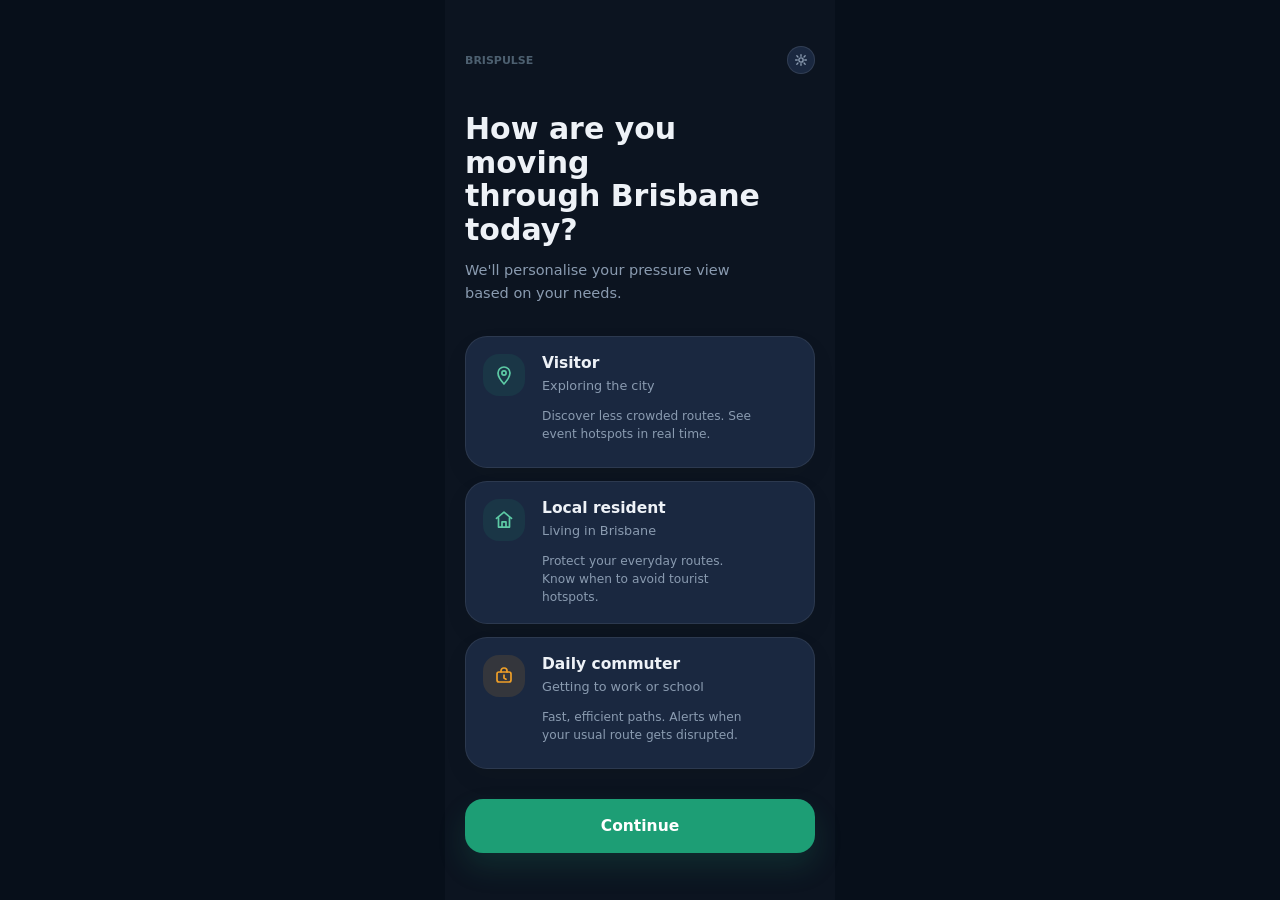
<file: olympulse_onboarding.html>
<!doctype html>
<html lang="en">
<head>
<meta charset="utf-8">
<meta name="viewport" content="width=device-width, initial-scale=1">
<title>BrisPulse Onboarding</title>
<link rel="stylesheet" href="css/prototype.css">
<script src="js/prototype.js" defer></script>
<link rel="stylesheet" href="css/screens/onboarding.css">
<link rel="stylesheet" href="css/dark-theme.css">
</head>
<body data-screen="onboarding">
  <main class="onboarding-screen" aria-label="Choose your BrisPulse identity">
    <div class="onboarding-topbar">
      <p class="top-label">BrisPulse</p>
      <button class="settings-button theme-toggle" type="button" aria-label="Switch to light mode" title="Switch to light mode">
        <svg viewBox="0 0 20 20" aria-hidden="true">
          <path d="M10 3.3v2M10 14.7v2M4.8 4.8l1.4 1.4M13.8 13.8l1.4 1.4M3.3 10h2M14.7 10h2M4.8 15.2l1.4-1.4M13.8 6.2l1.4-1.4" />
          <circle cx="10" cy="10" r="2.7" />
        </svg>
      </button>
    </div>

    <header class="intro">
      <h1>How are you moving<br>through Brisbane today?</h1>
      <p>We'll personalise your pressure view based on your needs.</p>
    </header>

    <section class="identity-list" aria-label="Select identity">
      <button class="identity-card" id="c-tourist" type="button" data-identity="tourist">
        <span class="identity-icon icon-blue" aria-hidden="true">
          <svg viewBox="0 0 24 24">
            <path d="M12 21s6-6.5 6-11a6 6 0 0 0-12 0c0 4.5 6 11 6 11Z" />
            <circle cx="12" cy="10" r="2.1" />
          </svg>
        </span>
        <span class="identity-copy">
          <strong>Visitor</strong>
          <em>Exploring the city</em>
          <span>Discover less crowded routes. See event hotspots in real time.</span>
        </span>
        <span class="selection-check" aria-hidden="true">
          <svg viewBox="0 0 16 16"><path d="M3.3 8.1 6.4 11.2 12.8 4.8" /></svg>
        </span>
      </button>

      <button class="identity-card selected" id="c-local" type="button" data-identity="local" aria-pressed="true">
        <span class="identity-glow" aria-hidden="true"></span>
        <span class="identity-icon icon-green" aria-hidden="true">
          <svg viewBox="0 0 24 24">
            <path d="M4.5 10.4 12 4.2l7.5 6.2" />
            <path d="M6.5 9.8v9.3h11V9.8" />
            <path d="M10 19.1v-5.2h4v5.2" />
          </svg>
        </span>
        <span class="identity-copy">
          <strong>Local resident</strong>
          <em>Living in Brisbane</em>
          <span>Protect your everyday routes. Know when to avoid tourist hotspots.</span>
        </span>
        <span class="selection-check" aria-hidden="true">
          <svg viewBox="0 0 16 16"><path d="M3.3 8.1 6.4 11.2 12.8 4.8" /></svg>
        </span>
      </button>

      <button class="identity-card" id="c-commuter" type="button" data-identity="commuter">
        <span class="identity-icon icon-amber" aria-hidden="true">
          <svg viewBox="0 0 24 24">
            <rect x="5" y="8" width="14" height="10" rx="2" />
            <path d="M9 8V6.8A2.8 2.8 0 0 1 11.8 4h.4A2.8 2.8 0 0 1 15 6.8V8" />
            <path d="M12 11v3l2 1.2" />
          </svg>
        </span>
        <span class="identity-copy">
          <strong>Daily commuter</strong>
          <em>Getting to work or school</em>
          <span>Fast, efficient paths. Alerts when your usual route gets disrupted.</span>
        </span>
        <span class="selection-check" aria-hidden="true">
          <svg viewBox="0 0 16 16"><path d="M3.3 8.1 6.4 11.2 12.8 4.8" /></svg>
        </span>
      </button>
    </section>

    <button class="continue-button" id="cta" type="button">Continue</button>
  </main>

<script src="js/screens/onboarding.js" defer></script>
</body>
</html>
</file>
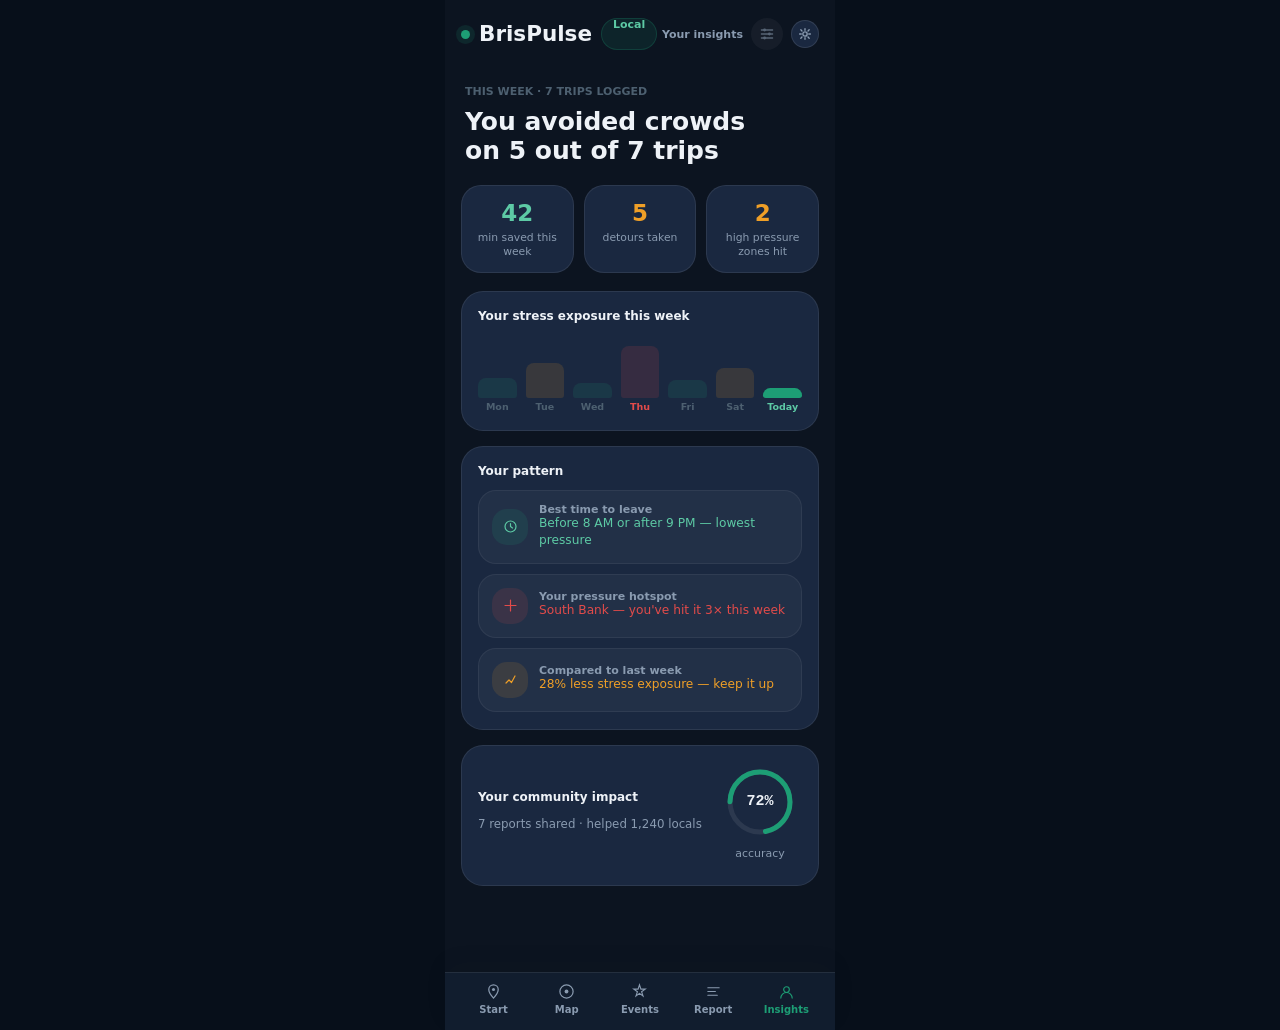
<file: olympulse_personal_insight.html>
<!doctype html>
<html lang="en">
<head>
<meta charset="utf-8">
<meta name="viewport" content="width=device-width, initial-scale=1">
<title>BrisPulse Insights</title>
<link rel="stylesheet" href="css/prototype.css">
<script src="js/prototype.js" defer></script>
<link rel="stylesheet" href="css/screens/personal-insight.css">
<link rel="stylesheet" href="css/dark-theme.css">
</head>
<body data-screen="insight">

  <!-- Top bar -->
  <div class="personal-insight-001">
    <div class="personal-insight-002">
      <div class="personal-insight-003"></div>
      <span class="personal-insight-004">BrisPulse</span>
      <div class="personal-insight-005">Local</div>
    </div>
    <div class="personal-insight-actions">
      <span class="personal-insight-006">Your insights</span>
      <button class="delivery-settings-btn" type="button" aria-label="Delivery settings" title="How to use BrisPulse" onclick="window.olympulseNavigate&&window.olympulseNavigate('delivery')">
          <svg viewBox="0 0 20 20" fill="none" aria-hidden="true" stroke="currentColor" stroke-width="1.6" stroke-linecap="round"><path d="M3 5h14M3 10h14M3 15h14"/><circle cx="7" cy="5" r="1.8" fill="currentColor" stroke="none"/><circle cx="13" cy="10" r="1.8" fill="currentColor" stroke="none"/><circle cx="7" cy="15" r="1.8" fill="currentColor" stroke="none"/></svg>
      </button>
        <button class="settings-button theme-toggle" type="button" aria-label="Switch to light mode" title="Switch to light mode">
        <svg viewBox="0 0 20 20" aria-hidden="true">
          <path d="M10 3.3v2M10 14.7v2M4.8 4.8l1.4 1.4M13.8 13.8l1.4 1.4M3.3 10h2M14.7 10h2M4.8 15.2l1.4-1.4M13.8 6.2l1.4-1.4" />
          <circle cx="10" cy="10" r="2.7" />
        </svg>
      </button>
    </div>
  </div>

  <!-- Header summary -->
  <div class="personal-insight-007">
    <p class="personal-insight-008">This week · 7 trips logged</p>
    <h2 class="personal-insight-009">You avoided crowds<br>on 5 out of 7 trips</h2>
  </div>

  <!-- 3 stat cards -->
  <div class="personal-insight-010">
    <div class="personal-insight-011">
      <p class="personal-insight-012">42</p>
      <p class="personal-insight-013">min saved this week</p>
    </div>
    <div class="personal-insight-011">
      <p class="personal-insight-014">5</p>
      <p class="personal-insight-013">detours taken</p>
    </div>
    <div class="personal-insight-011">
      <p class="personal-insight-015">2</p>
      <p class="personal-insight-013">high pressure zones hit</p>
    </div>
  </div>

  <div class="personal-insight-016"></div>

  <!-- Weekly pressure bar chart -->
  <div class="personal-insight-017">
    <p class="personal-insight-018">Your stress exposure this week</p>
    <div class="personal-insight-019">
      <!-- bars: Mon–Sun, height = stress level -->
      <div class="personal-insight-020">
        <div class="personal-insight-021" id="b1"></div>
        <span class="personal-insight-022">Mon</span>
      </div>
      <div class="personal-insight-020">
        <div class="personal-insight-023" id="b2"></div>
        <span class="personal-insight-022">Tue</span>
      </div>
      <div class="personal-insight-020">
        <div class="personal-insight-021" id="b3"></div>
        <span class="personal-insight-022">Wed</span>
      </div>
      <div class="personal-insight-020">
        <div class="personal-insight-024" id="b4"></div>
        <span class="personal-insight-025">Thu</span>
      </div>
      <div class="personal-insight-020">
        <div class="personal-insight-021" id="b5"></div>
        <span class="personal-insight-022">Fri</span>
      </div>
      <div class="personal-insight-020">
        <div class="personal-insight-023" id="b6"></div>
        <span class="personal-insight-022">Sat</span>
      </div>
      <div class="personal-insight-020">
        <div class="personal-insight-026" id="b7"></div>
        <span class="personal-insight-027">Today</span>
      </div>
    </div>
  </div>

  <div class="personal-insight-016"></div>

  <!-- Pattern insight -->
  <div class="personal-insight-028">
    <p class="personal-insight-029">Your pattern</p>
    <div class="personal-insight-030">

      <div class="personal-insight-031">
        <div class="personal-insight-032">
          <svg width="15" height="15" viewBox="0 0 15 15" fill="none"><circle cx="7.5" cy="7.5" r="5.5" stroke="#5DCAA5" stroke-width="1.2" fill="none"/><path d="M7.5 4.5v3l2 1.5" stroke="#5DCAA5" stroke-width="1.2" stroke-linecap="round"/></svg>
        </div>
        <div>
          <p class="personal-insight-006">Best time to leave</p>
          <p class="personal-insight-033">Before 8 AM or after 9 PM — lowest pressure</p>
        </div>
      </div>

      <div class="personal-insight-031">
        <div class="personal-insight-034">
          <svg width="15" height="15" viewBox="0 0 15 15" fill="none"><path d="M7.5 2L7.5 13M2 7.5h11" stroke="#E24B4A" stroke-width="1.2" stroke-linecap="round"/></svg>
        </div>
        <div>
          <p class="personal-insight-006">Your pressure hotspot</p>
          <p class="personal-insight-035">South Bank — you've hit it 3× this week</p>
        </div>
      </div>

      <div class="personal-insight-031">
        <div class="personal-insight-036">
          <svg width="15" height="15" viewBox="0 0 15 15" fill="none"><path d="M3 11l3-3 2.5 2.5L12 4" stroke="#EF9F27" stroke-width="1.2" stroke-linecap="round" stroke-linejoin="round"/></svg>
        </div>
        <div>
          <p class="personal-insight-006">Compared to last week</p>
          <p class="personal-insight-037">28% less stress exposure — keep it up</p>
        </div>
      </div>

    </div>
  </div>

  <div class="personal-insight-016"></div>

  <!-- Community contribution -->
  <div class="personal-insight-038">
    <div class="personal-insight-039">
      <div>
        <p class="personal-insight-040">Your community impact</p>
        <p class="personal-insight-041">7 reports shared · helped 1,240 locals</p>
      </div>
      <div class="personal-insight-042">
        <div class="accuracy-ring" style="position:relative;width:80px;height:80px;">
          <svg width="80" height="80" viewBox="0 0 80 80">
            <!-- background track -->
            <circle
              cx="40" cy="40" r="30"
              fill="none"
              stroke="rgba(255,255,255,0.08)"
              stroke-width="5"
            />
            <!-- teal progress arc: 72% of full circle -->
            <!-- circumference = 2 * π * 30 = 188.5 -->
            <!-- 72% = 135.7, gap = 52.8 -->
            <g transform="rotate(-90 40 40)">
              <circle
                cx="40" cy="40" r="30"
                fill="none"
                stroke="#1D9E75"
                stroke-width="5"
                stroke-linecap="round"
                stroke-dasharray="135.7 52.8"
                stroke-dashoffset="47.1"
              />
            </g>
          </svg>
          <!-- centre text -->
          <div style="
            position:absolute;inset:0;
            display:flex;flex-direction:column;
            align-items:center;justify-content:center;
          ">
            <span style="font-family:'DM Mono',monospace;font-size:15px;font-weight:700;color:#eef2f7;line-height:1;">72%</span>
          </div>
        </div>
        <div style="font-size:11px;color:#8a9bb0;margin-top:4px;text-align:center;">accuracy</div>
      </div>
    </div>
  </div>

<script src="js/screens/personal-insight.js" defer></script>
  <nav class="olympulse-bottom-nav static-nav" aria-label="Prototype navigation">
    <button type="button" class="olympulse-bottom-nav__item" onclick="window.olympulseNavigate&&window.olympulseNavigate('onboarding')">
      <svg viewBox="0 0 18 18" fill="none" aria-hidden="true"><path d="M9 2C6.24 2 4 4.24 4 7c0 3.75 5 9 5 9s5-5.25 5-9c0-2.76-2.24-5-5-5z" stroke-width="1.3"/><circle class="nav-fill" cx="9" cy="7" r="1.6"/></svg>
      <span>Start</span>
    </button>
    <button type="button" class="olympulse-bottom-nav__item" onclick="window.olympulseNavigate&&window.olympulseNavigate('map')">
      <svg viewBox="0 0 18 18" fill="none" aria-hidden="true"><circle cx="9" cy="9" r="7" stroke-width="1.3"/><circle class="nav-fill" cx="9" cy="9" r="2"/></svg>
      <span>Map</span>
    </button>
    <button type="button" class="olympulse-bottom-nav__item" onclick="window.olympulseNavigate&&window.olympulseNavigate('event')">
      <svg viewBox="0 0 18 18" fill="none" aria-hidden="true"><path d="M9 2l1.5 4.5H15l-3.8 2.7 1.5 4.5L9 11l-3.7 2.7 1.5-4.5L3 6.5h4.5z" stroke-width="1.2" fill="none"/></svg>
      <span>Events</span>
    </button>
    <button type="button" class="olympulse-bottom-nav__item" onclick="window.olympulseNavigate&&window.olympulseNavigate('feedback')">
      <svg viewBox="0 0 18 18" fill="none" aria-hidden="true"><path d="M3 5h12M3 9h8M3 13h10" stroke-width="1.2" stroke-linecap="round"/></svg>
      <span>Report</span>
    </button>
    <button type="button" class="olympulse-bottom-nav__item" onclick="window.olympulseNavigate&&window.olympulseNavigate('insight')" data-nav-active="true">
      <svg viewBox="0 0 18 18" fill="none" aria-hidden="true"><circle cx="9" cy="7" r="3" stroke-width="1.2"/><path d="M3 16c0-3.31 2.69-6 6-6s6 2.69 6 6" stroke-width="1.2" stroke-linecap="round"/></svg>
      <span>Insights</span>
    </button>
  </nav>
</body>
</html>
</file>
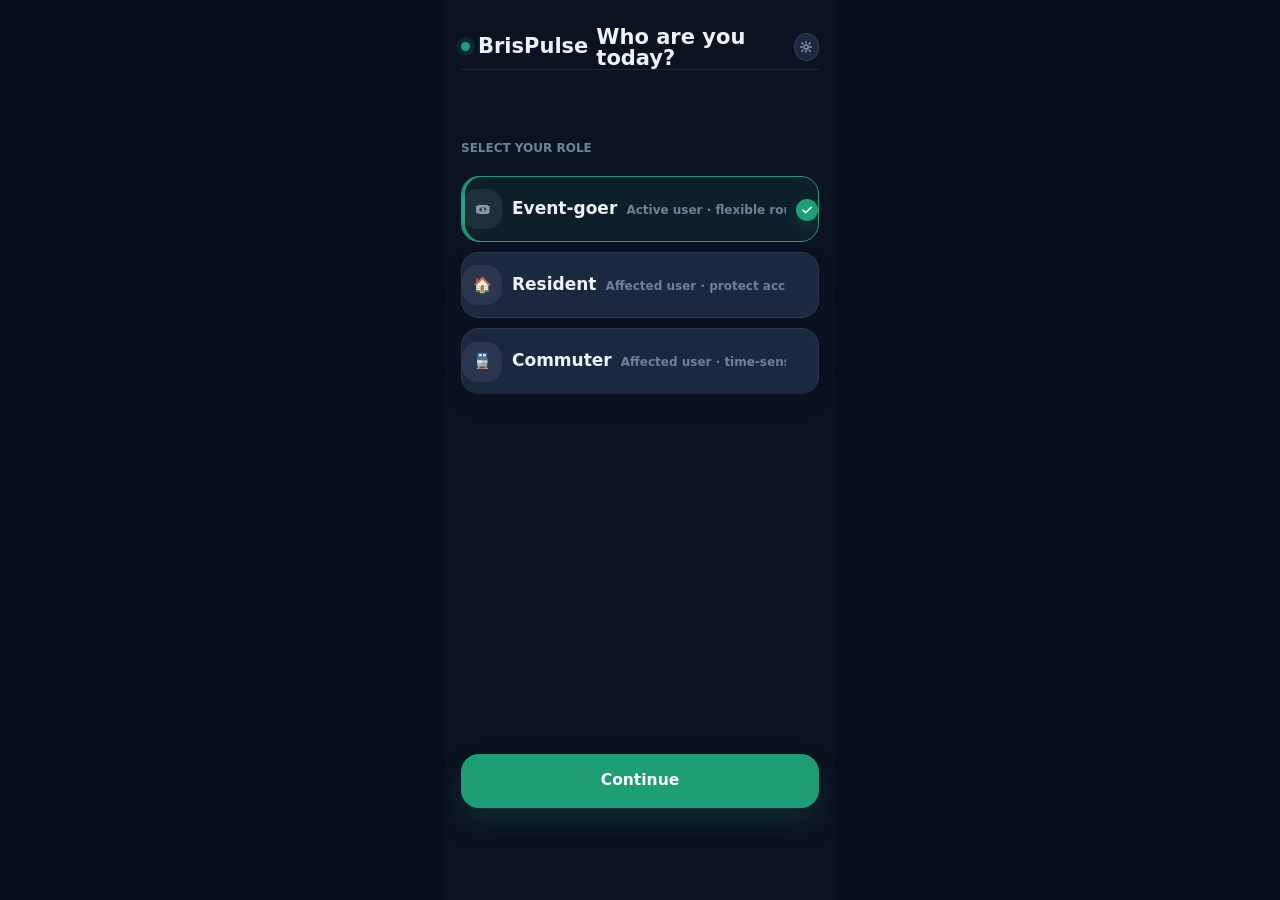
<file: olympulse_role_selection.html>
<!doctype html>
<html lang="en">
<head>
<meta charset="utf-8">
<meta name="viewport" content="width=device-width, initial-scale=1">
<title>BrisPulse Role Selection</title>
<link rel="stylesheet" href="css/prototype.css">
<script src="js/prototype.js" defer></script>
<link rel="stylesheet" href="css/screens/onboarding.css">
<link rel="stylesheet" href="css/dark-theme.css">
<link rel="stylesheet" href="css/screens/after-content.css">
</head>
<body data-screen="onboarding">
  <main class="role-selection-screen after-screen" aria-label="Select your BrisPulse role">
    <div class="onboarding-topbar">
      <div class="brand">
        <span class="brand-dot" aria-hidden="true"></span>
        <span>BrisPulse</span>
        <span class="after-subtitle">Who are you today?</span>
      </div>
      <button class="settings-button theme-toggle" type="button" aria-label="Switch to light mode" title="Switch to light mode">
        <svg viewBox="0 0 20 20" aria-hidden="true">
          <path d="M10 3.3v2M10 14.7v2M4.8 4.8l1.4 1.4M13.8 13.8l1.4 1.4M3.3 10h2M14.7 10h2M4.8 15.2l1.4-1.4M13.8 6.2l1.4-1.4" />
          <circle cx="10" cy="10" r="2.7" />
        </svg>
      </button>
    </div>

    <section class="after-section identity-list" aria-label="Select your role">
      <p class="after-kicker">Select your role</p>
      <button class="after-choice after-row identity-card selected" id="c-event-goer" type="button" data-identity="event-goer" aria-pressed="true">
        <span class="after-icon" aria-hidden="true">🎟</span>
        <span>
          <strong class="after-title">Event-goer</strong>
          <span class="after-meta">Active user · flexible routes</span>
        </span>
        <span class="selection-check" aria-hidden="true">
          <svg viewBox="0 0 16 16"><path d="M3.3 8.1 6.4 11.2 12.8 4.8" /></svg>
        </span>
      </button>

      <button class="after-choice after-row identity-card" id="c-resident" type="button" data-identity="resident">
        <span class="after-icon" aria-hidden="true">🏠</span>
        <span>
          <strong class="after-title">Resident</strong>
          <span class="after-meta">Affected user · protect access</span>
        </span>
        <span class="selection-check" aria-hidden="true">
          <svg viewBox="0 0 16 16"><path d="M3.3 8.1 6.4 11.2 12.8 4.8" /></svg>
        </span>
      </button>

      <button class="after-choice after-row identity-card" id="c-commuter" type="button" data-identity="commuter">
        <span class="after-icon" aria-hidden="true">🚆</span>
        <span>
          <strong class="after-title">Commuter</strong>
          <span class="after-meta">Affected user · time-sensitive</span>
        </span>
        <span class="selection-check" aria-hidden="true">
          <svg viewBox="0 0 16 16"><path d="M3.3 8.1 6.4 11.2 12.8 4.8" /></svg>
        </span>
      </button>
    </section>

    <button class="continue-button" id="cta" type="button">Continue</button>
  </main>

<script src="js/screens/onboarding.js" defer></script>
</body>
</html>
</file>
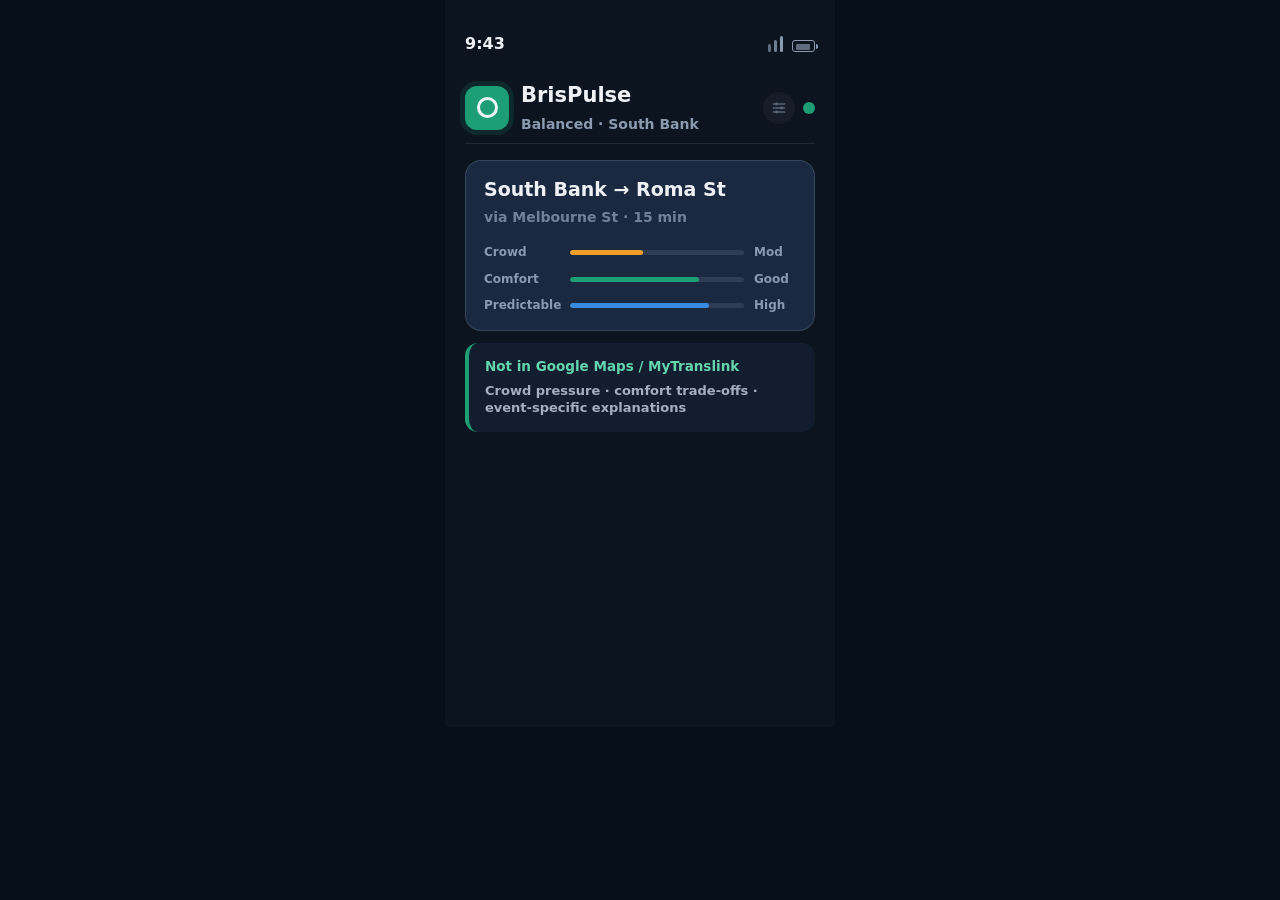
<file: olympulse_route_selected.html>
<!doctype html>
<html lang="en">
<head>
<meta charset="utf-8">
<meta name="viewport" content="width=device-width, initial-scale=1">
<title>BrisPulse Route Selected</title>
<link rel="stylesheet" href="css/prototype.css">
<script src="js/prototype.js" defer></script>
<link rel="stylesheet" href="css/screens/route-selected.css">
<link rel="stylesheet" href="css/dark-theme.css">
<link rel="stylesheet" href="css/screens/after-content.css">
</head>
<body data-screen="routeSelected">
  <main class="route-selected-screen route-result-screen after-screen" aria-label="Selected BrisPulse route">
    <div class="after-statusbar" aria-hidden="true">
      <span>9:43</span>
      <span class="after-phone-icons">
        <i></i><i></i><i></i>
        <b></b>
      </span>
    </div>

    <header class="app-header">
      <div class="brand">
        <span class="brand-dot" aria-hidden="true"></span>
        <span>BrisPulse</span>
        <span class="after-subtitle">Balanced · South Bank</span>
      </div>
      <div style="display:flex;align-items:center;gap:8px;">
        <button class="delivery-settings-btn" type="button" aria-label="Delivery settings" title="How to use BrisPulse" onclick="window.olympulseNavigate&&window.olympulseNavigate('delivery')">
          <svg viewBox="0 0 20 20" fill="none" aria-hidden="true" stroke="currentColor" stroke-width="1.6" stroke-linecap="round"><path d="M3 5h14M3 10h14M3 15h14"/><circle cx="7" cy="5" r="1.8" fill="currentColor" stroke="none"/><circle cx="13" cy="10" r="1.8" fill="currentColor" stroke="none"/><circle cx="7" cy="15" r="1.8" fill="currentColor" stroke="none"/></svg>
        </button>
        <span class="live-dot" aria-hidden="true"></span>
      </div>
    </header>

    <section class="after-section route-result-card" aria-label="Route result">
      <div class="after-card">
        <article class="route-result-heading">
          <h1 class="after-title">South Bank → Roma St</h1>
          <p class="after-meta">via Melbourne St · 15 min</p>
        </article>
        <div class="after-bar-stack" aria-label="Route quality metrics">
          <div class="after-metric">
            <span>Crowd</span>
            <b class="after-meter after-meter--amber"><i></i></b>
            <span>Mod</span>
          </div>
          <div class="after-metric">
            <span>Comfort</span>
            <b class="after-meter after-meter--green"><i></i></b>
            <span>Good</span>
          </div>
          <div class="after-metric">
            <span>Predictable</span>
            <b class="after-meter after-meter--blue"><i></i></b>
            <span>High</span>
          </div>
        </div>
      </div>

      <aside class="after-callout">
        <strong>Not in Google Maps / MyTranslink</strong>
        <span>Crowd pressure · comfort trade-offs · event-specific explanations</span>
      </aside>
    </section>
  </main>
  <script>
    // Fallback: ensure nav is always present on this screen
    document.addEventListener('DOMContentLoaded', () => {
      if (!document.querySelector('.olympulse-bottom-nav')) {
        if (window.olympulseAddNav) {
          window.olympulseAddNav();
        }
      }
    });
  </script>
</body>
</html>
</file>
<file: css/prototype.css>
:root {
  --app-width: 390px;
  --font-sans: system-ui, -apple-system, BlinkMacSystemFont, "Segoe UI", sans-serif;

  --color-page-bg: #e8e4dc;
  --color-background: #f5f2ec;
  --color-surface: #ffffff;
  --color-text-primary: #29251f;
  --color-text-secondary: #7b746a;
  --color-pressure: #e9783a;
  --color-pressure-soft: #fff4ec;
  --color-calm: #1db87a;
  --color-calm-dark: #1a7a50;
  --color-calm-soft: #e8f8f0;
  --color-border: #e0ddd6;
  --color-muted: #aaa39a;

  --shadow-soft: 0 10px 28px rgba(45, 38, 28, 0.08);
  --shadow-card: 0 6px 18px rgba(45, 38, 28, 0.055);
  --shadow-hero: 0 18px 42px rgba(45, 38, 28, 0.10);

  --space-8: 8px;
  --space-12: 12px;
  --space-16: 16px;
  --space-24: 24px;
  --space-32: 32px;

  --radius-16: 16px;
  --radius-20: 20px;
  --radius-28: 28px;

  --type-page-title: 28px;
  --type-section-title: 11px;
  --type-card-title: 15px;
  --type-body: 13px;
  --type-caption: 12px;
  --type-small-label: 10px;

  --page-bg: var(--color-page-bg);
  --app-bg: var(--color-background);
  --card: var(--color-surface);
  --border: var(--color-border);
  --green: var(--color-calm);
  --green-dark: var(--color-calm-dark);
  --grey: var(--color-text-secondary);
  --light-grey: #bbbbbb;
  --ink: var(--color-text-primary);
  --amber: #ffb347;
  --orange: var(--color-pressure);
  --red: #ff5032;

  --premium-page-bg: #ebe6dc;
  --premium-bg: #f7f4ee;
  --premium-bg-lift: #fffefa;
  --premium-surface: rgba(255, 254, 250, 0.94);
  --premium-border: rgba(226, 221, 211, 0.88);
  --premium-ink: #28241f;
  --premium-muted: #7d756b;
  --premium-soft-muted: #aaa198;
  --premium-calm: #24956f;
  --premium-calm-dark: #1d6f55;
  --premium-calm-soft: #eef8f3;
  --premium-pressure: #de7a55;
  --premium-pressure-dark: #a85a3a;
  --premium-pressure-soft: #fff0ea;
  --premium-building: #e5a24f;
  --premium-shadow-card: 0 10px 28px rgba(45, 38, 28, 0.065);
  --premium-shadow-hero: 0 22px 52px rgba(45, 38, 28, 0.12);
  --premium-shadow-soft: 0 8px 20px rgba(45, 38, 28, 0.045);

  /* Legacy aliases used by the existing standalone screen CSS. */
  --color-background-primary: var(--color-surface);
  --color-background-secondary: var(--color-background);
  --color-border-tertiary: var(--color-border);
  --border-radius-md: 12px;
  --border-radius-lg: var(--radius-20);
}

* {
  box-sizing: border-box;
  margin: 0;
  padding: 0;
}

html {
  min-height: 100%;
  background:
    radial-gradient(circle at 50% -10%, rgba(255, 254, 250, 0.95) 0, rgba(255, 254, 250, 0) 360px),
    linear-gradient(180deg, #eee9df 0%, var(--premium-page-bg) 100%);
}

body {
  width: var(--app-width);
  max-width: 100vw;
  min-height: 100vh;
  margin: 0 auto;
  padding-bottom: 60px;
  overflow-x: hidden;
  background:
    radial-gradient(circle at 12% 0%, rgba(255, 255, 255, 0.9) 0, rgba(255, 255, 255, 0) 180px),
    radial-gradient(circle at 92% 16%, rgba(36, 149, 111, 0.08) 0, rgba(36, 149, 111, 0) 210px),
    linear-gradient(180deg, var(--premium-bg) 0%, #f3efe7 100%);
  color: var(--ink);
  font-family: var(--font-sans);
  opacity: 0;
  transform: translateY(10px);
  animation: olympulse-page-in 300ms ease forwards;
}

body.is-transitioning {
  opacity: 0;
  transform: translateY(12px);
  transition: opacity 180ms ease, transform 180ms ease;
}

button,
input {
  font: inherit;
}

.theme-toggle,
.settings-button {
  appearance: none;
  cursor: pointer;
  transition:
    background-color 150ms ease,
    border-color 150ms ease,
    color 150ms ease,
    filter 150ms ease,
    transform 150ms ease;
}

.theme-toggle:hover,
.settings-button:hover {
  filter: brightness(1.08);
  transform: rotate(20deg);
}

.theme-toggle:active,
.settings-button:active {
  transform: scale(0.97);
}

.theme-toggle:focus-visible,
.settings-button:focus-visible {
  outline: 2px solid color-mix(in srgb, var(--color-calm) 70%, white);
  outline-offset: 3px;
}

.settings-button svg,
.theme-toggle svg {
  display: block;
  width: 16px;
  height: 16px;
}

.settings-button path,
.settings-button circle,
.theme-toggle path,
.theme-toggle circle {
  stroke: currentColor;
  stroke-width: 1.7;
  stroke-linecap: round;
  stroke-linejoin: round;
  fill: none;
}

button,
[role="button"],
.olympulse-bottom-nav__item {
  -webkit-tap-highlight-color: transparent;
}

button {
  color: inherit;
}

.app {
  position: relative;
  width: min(var(--app-width), 100vw);
  min-height: 100vh;
  overflow: hidden;
  background: var(--app-bg);
}

.screens {
  position: relative;
  min-height: 100vh;
  background: var(--app-bg);
}

.screen {
  position: absolute;
  inset: 0;
  min-height: 100vh;
  padding: 18px 16px 78px;
  overflow-y: auto;
  background: var(--app-bg);
  opacity: 0;
  pointer-events: none;
  transition: opacity 0.2s ease;
}

.screen.active {
  opacity: 1;
  pointer-events: auto;
}

.page-title {
  color: var(--color-text-primary);
  font-size: var(--type-page-title);
  font-weight: 820;
  line-height: 1.12;
  letter-spacing: 0;
}

.section-title {
  color: var(--color-text-secondary);
  font-size: var(--type-section-title);
  font-weight: 800;
  letter-spacing: 0.08em;
  text-transform: uppercase;
}

.card-title {
  color: var(--color-text-primary);
  font-size: var(--type-card-title);
  font-weight: 780;
  line-height: 1.2;
  letter-spacing: -0.01em;
}

.body-text {
  color: var(--color-text-secondary);
  font-size: var(--type-body);
  line-height: 1.45;
}

.caption {
  color: var(--color-text-secondary);
  font-size: var(--type-caption);
  line-height: 1.35;
}

.small-label {
  color: var(--color-muted);
  font-size: var(--type-small-label);
  font-weight: 700;
  letter-spacing: 0.06em;
  text-transform: uppercase;
}

.header,
.app-header,
.brand,
.header-actions,
.alert,
.search,
.section-row,
.route-card,
.route-meta,
.pressure-bars,
.bottom-nav,
.legend,
.stat-strip,
.chips {
  display: flex;
  align-items: center;
}

.header,
.app-header {
  justify-content: space-between;
}

.header {
  height: 30px;
}

.app-header {
  min-height: 40px;
}

.brand {
  gap: 7px;
  font-size: 20px;
  font-weight: 800;
  letter-spacing: -0.02em;
}

.brand-dot,
.dot {
  width: 9px;
  height: 9px;
  flex: 0 0 auto;
  border-radius: 50%;
  background: var(--green);
  box-shadow: 0 0 0 5px rgba(29, 184, 122, 0.1);
}

.identity-pill,
.pill {
  padding: 4px 10px;
  border-radius: 999px;
  background: #e3f7ee;
  color: var(--green-dark);
  font-size: 11px;
  font-weight: 760;
}

.status-pill {
  display: inline-flex;
  align-items: center;
  gap: 6px;
  min-height: 30px;
  padding: 0 var(--space-12);
  border: 1px solid rgba(233, 120, 58, 0.24);
  border-radius: 999px;
  background: var(--color-pressure-soft);
  color: #9a5120;
  font-size: 11px;
  font-weight: 720;
  white-space: nowrap;
}

.status-pill::before {
  content: "";
  width: 7px;
  height: 7px;
  border-radius: 50%;
  background: var(--color-pressure);
}

.settings-button,
.gear {
  width: 28px;
  height: 28px;
  display: grid;
  place-items: center;
  border: 1px solid var(--border);
  border-radius: 50%;
  background: var(--card);
  color: #777068;
}

.header-actions {
  gap: 8px;
}

.alert {
  gap: 9px;
  margin-top: 12px;
  padding: 11px 12px;
  border: 1px solid var(--amber);
  border-radius: 14px;
  background: #fff8f0;
}

.alert-dot {
  width: 8px;
  height: 8px;
  border-radius: 50%;
  background: var(--orange);
}

.alert strong {
  display: block;
  color: #7a3f10;
  font-size: 12px;
  font-weight: 800;
}

.alert span {
  display: block;
  margin-top: 3px;
  color: var(--grey);
  font-size: 11px;
  line-height: 1.35;
}

.search {
  height: 40px;
  gap: 8px;
  margin-top: 10px;
  padding: 0 13px;
  border: 1px solid var(--border);
  border-radius: 14px;
  background: var(--card);
  color: #8b847b;
  font-size: 13px;
}

.map-card {
  position: relative;
  height: 200px;
  margin-top: 10px;
  overflow: hidden;
  border: 1px solid var(--border);
  border-radius: 16px;
  background: #f8f6f0;
}

.map-card svg {
  width: 100%;
  height: 100%;
  display: block;
}

.map-label {
  fill: #766f66;
  font-size: 8px;
  font-weight: 700;
}

.route-line {
  animation: dash 1.3s linear infinite;
}

.map-badge {
  position: absolute;
  top: 9px;
  right: 9px;
  max-width: 138px;
  padding: 6px 9px;
  border-radius: 11px;
  background: var(--card);
  color: var(--green-dark);
  font-size: 10px;
  font-weight: 750;
  line-height: 1.2;
}

.legend {
  position: absolute;
  left: 9px;
  bottom: 8px;
  gap: 8px;
  padding: 5px 8px;
  border: 1px solid var(--border);
  border-radius: 999px;
  background: var(--card);
  color: var(--grey);
  font-size: 9.5px;
}

.legend-dot,
.legend i {
  width: 7px;
  height: 7px;
  display: inline-block;
  margin-right: 3px;
  border-radius: 50%;
}

.legend-dot--high,
.high {
  background: var(--red);
}

.legend-dot--mid,
.mid {
  background: var(--amber);
}

.legend-dot--calm,
.calm {
  background: var(--green);
}

.section-row {
  justify-content: space-between;
  margin: 12px 2px 7px;
}

.section-row p {
  color: var(--grey);
  font-size: 10px;
  font-weight: 800;
  letter-spacing: 0.08em;
  text-transform: uppercase;
}

.section-row span {
  color: #aaa39a;
  font-size: 10.5px;
}

.route-list {
  display: grid;
  gap: 7px;
}

.route-list.spaced {
  margin-top: 10px;
}

.route-card {
  min-height: 58px;
  gap: 9px;
  padding: 9px 10px;
  border: 1px solid var(--border);
  border-radius: 14px;
  background: var(--card);
}

.route-card--recommended,
.route-card.best {
  border: 1px solid var(--border);
}

.route-card--blocked,
.route-card.avoid {
  border-color: #ffccc8;
  background: #fff8f7;
}

.route-icon {
  width: 36px;
  height: 36px;
  display: grid;
  place-items: center;
  flex: 0 0 auto;
  border-radius: 14px;
  background: #e3f7ee;
  color: var(--green-dark);
}

.route-icon--pressure,
.route-icon.warn {
  background: var(--color-pressure-soft);
  color: #9a5120;
}

.route-icon--calm,
.route-icon.stop {
  background: var(--color-calm-soft);
  color: var(--green-dark);
}

.route-copy {
  flex: 1;
  min-width: 0;
}

.route-copy h2 {
  font-size: 12.5px;
  font-weight: 800;
  line-height: 1.2;
}

.route-copy p {
  margin-top: 2px;
  font-size: 11px;
  line-height: 1.25;
}

.text-calm,
.green-text {
  color: var(--green-dark);
}

.text-pressure,
.amber-text {
  color: #9a5c00;
}

.text-danger,
.red-text {
  color: #b83a2b;
}

.route-meta {
  width: 54px;
  flex-direction: column;
  align-items: flex-end;
  gap: 6px;
}

.route-meta strong {
  font-size: 12px;
  font-weight: 850;
  white-space: nowrap;
}

.pressure-bars,
.bars {
  height: 18px;
  gap: 2px;
  align-items: flex-end;
}

.pressure-bars b,
.bars b {
  width: 4px;
  border-radius: 2px;
  background: #e8e4dc;
}

.bar--calm,
.bars .g {
  background: var(--green);
}

.bar--mid,
.bars .a {
  background: var(--amber);
}

.bar--high,
.bars .r {
  background: var(--red);
}

.bar-height--1,
.h1 {
  height: 7px;
}

.bar-height--2,
.h2 {
  height: 10px;
}

.bar-height--3,
.h3 {
  height: 13px;
}

.bar-height--4,
.h4 {
  height: 16px;
}

.bar-height--5,
.h5 {
  height: 18px;
}

.button,
.primary-action,
.primary {
  width: 100%;
  border: 0;
  background: var(--color-calm);
  color: #fff;
  cursor: pointer;
}

.button {
  height: 52px;
  border-radius: var(--radius-16);
  font-size: 16px;
  font-weight: 800;
}

.primary-action,
.primary {
  height: 50px;
  margin-top: 12px;
  border-radius: 14px;
  font-size: 16px;
  font-weight: 820;
}

.tag {
  display: inline-flex;
  align-items: center;
  min-height: 30px;
  padding: 0 var(--space-12);
  border: 1px solid var(--color-border);
  border-radius: 999px;
  background: var(--color-surface);
  color: var(--color-text-secondary);
  font-size: var(--type-caption);
}

.flat-card {
  margin-top: 10px;
  padding: 14px;
  border: 1px solid var(--border);
  border-radius: 16px;
  background: var(--card);
}

.flat-card h2 {
  font-size: 15px;
  font-weight: 800;
}

.flat-card p {
  margin-top: 6px;
  color: var(--grey);
  font-size: 12px;
  line-height: 1.4;
}

.success {
  padding: 30px 0 22px;
  text-align: center;
}

.success-circle {
  width: 56px;
  height: 56px;
  display: grid;
  place-items: center;
  margin: 0 auto 13px;
  border-radius: 50%;
  background: var(--green);
  color: #fff;
}

.success h1 {
  font-size: 22px;
}

.chips {
  flex-wrap: wrap;
  gap: 7px;
  margin-top: 12px;
}

.chips span {
  padding: 7px 11px;
  border: 1px solid var(--border);
  border-radius: 999px;
  background: #fff;
  color: var(--grey);
  font-size: 11.5px;
}

.chips .selected {
  border-color: var(--green);
  background: #eaf9f1;
  color: var(--green-dark);
  font-weight: 750;
}

.stat-strip {
  min-height: 66px;
  justify-content: space-around;
  margin-top: 12px;
  border-radius: 12px;
  background: #ebe8e0;
  text-align: center;
}

.stat-strip strong,
.stat-strip span {
  display: block;
}

.stat-strip strong {
  font-size: 20px;
  font-weight: 850;
}

.stat-value--calm,
.stat-strip .green-stat {
  color: var(--green);
}

.stat-strip span {
  margin-top: 4px;
  color: var(--grey);
  font-size: 10.5px;
}

.bottom-nav,
.nav {
  position: absolute;
  right: 0;
  bottom: 0;
  left: 0;
  z-index: 10;
  height: 68px;
  justify-content: space-around;
  border-top: 1px solid var(--color-border);
  background: rgba(255, 254, 250, 0.96);
  box-shadow: 0 -10px 26px rgba(45, 38, 28, 0.045);
}

.bottom-nav[hidden],
.nav[hidden] {
  display: none;
}

.bottom-nav a,
.bottom-nav button,
.nav button {
  min-width: 56px;
  display: grid;
  justify-items: center;
  gap: 3px;
  border: 0;
  background: transparent;
  color: var(--light-grey);
  font-size: 10px;
  cursor: pointer;
  text-decoration: none;
}

.bottom-nav a.active,
.bottom-nav button.active,
.nav button.active {
  color: var(--green);
  font-weight: 750;
}

.identity-icon svg,
.bottom-nav svg,
.nav svg,
.header svg,
.search svg {
  width: 18px;
  height: 18px;
}

.identity-icon svg path,
.identity-icon svg circle,
.identity-icon svg rect,
.selection-check svg path,
.check svg path,
.bottom-nav svg path,
.bottom-nav svg circle,
.bottom-nav svg rect,
.nav svg path,
.nav svg circle,
.nav svg rect,
.header svg path,
.header svg circle,
.header svg rect,
.search svg path,
.search svg circle,
.route-icon svg path,
.success-circle svg path {
  stroke: currentColor;
  stroke-width: 1.7;
  stroke-linecap: round;
  stroke-linejoin: round;
  fill: none;
}

.olympulse-bottom-nav {
  position: fixed;
  right: 0;
  bottom: 0;
  left: 50%;
  z-index: 20;
  width: var(--app-width);
  max-width: 100vw;
  padding: 8px 12px 12px;
  border-top: 0.5px solid var(--color-border-tertiary);
  display: flex;
  justify-content: space-around;
  background: rgba(255, 254, 250, 0.96);
  box-shadow: 0 -10px 26px rgba(45, 38, 28, 0.045);
  transform: translateX(-50%);
}

.olympulse-bottom-nav__item {
  appearance: none;
  border: 0;
  background: transparent;
  color: var(--color-text-secondary);
  display: flex;
  flex-direction: column;
  align-items: center;
  gap: 3px;
  min-width: 54px;
  padding: 2px 4px;
  cursor: pointer;
  font: inherit;
  text-decoration: none;
  transition: color 160ms ease, transform 160ms ease;
}

.olympulse-bottom-nav__item:active {
  transform: translateY(1px) scale(0.98);
}

.olympulse-bottom-nav__item svg {
  width: 17px;
  height: 17px;
}

.olympulse-bottom-nav__item span {
  font-size: 10px;
  line-height: 1.2;
}

.olympulse-bottom-nav__item.is-active,
.olympulse-bottom-nav__item.is-onboarding-active,
.olympulse-bottom-nav__item.is-feedback-active {
  color: var(--green);
  font-weight: 500;
}

.olympulse-bottom-nav__item.is-event-active {
  color: #e2631a;
}

/* Shared tap feedback for prototype controls */
.button,
.primary-action,
.secondary-action,
.start-button,
.share-button,
.continue-button,
.route-card,
.identity-card,
.tag,
.live-event-045,
.bottom-nav a,
.bottom-nav button,
.nav button,
.olympulse-bottom-nav__item {
  transition:
    background-color 150ms ease,
    border-color 150ms ease,
    box-shadow 150ms ease,
    color 150ms ease,
    filter 150ms ease,
    opacity 150ms ease,
    transform 150ms ease;
}

.button:not(:disabled):hover,
.primary-action:not(:disabled):hover,
.start-button:not(:disabled):hover,
.share-button:not(:disabled):hover,
.continue-button:not(:disabled):hover {
  filter: brightness(1.08);
}

.secondary-action:not(:disabled):hover,
.route-card:hover,
.identity-card:hover,
.tag:not(:disabled):hover,
.live-event-045:hover,
.bottom-nav a:hover,
.bottom-nav button:hover,
.nav button:hover,
.olympulse-bottom-nav__item:hover {
  filter: brightness(1.07);
}

.button:not(:disabled):active,
.primary-action:not(:disabled):active,
.secondary-action:not(:disabled):active,
.start-button:not(:disabled):active,
.share-button:not(:disabled):active,
.continue-button:not(:disabled):active,
.route-card:active,
.identity-card:active,
.tag:not(:disabled):active,
.live-event-045:active,
.bottom-nav a:active,
.bottom-nav button:active,
.nav button:active,
.olympulse-bottom-nav__item:active {
  transform: scale(0.98);
}

.route-card:focus-visible,
.identity-card:focus-visible,
.tag:focus-visible,
.live-event-045:focus-visible,
.bottom-nav a:focus-visible,
.bottom-nav button:focus-visible,
.nav button:focus-visible,
.olympulse-bottom-nav__item:focus-visible,
.button:focus-visible,
.primary-action:focus-visible,
.secondary-action:focus-visible,
.start-button:focus-visible,
.share-button:focus-visible,
.continue-button:focus-visible {
  outline: 2px solid color-mix(in srgb, var(--color-calm) 70%, white);
  outline-offset: 3px;
}

.olympulse-bottom-nav__item svg * {
  stroke: currentColor;
}

.olympulse-bottom-nav__item svg .nav-fill {
  fill: currentColor;
  stroke: none;
}

.olympulse-bottom-nav__item svg .nav-soft-fill {
  fill: currentColor;
  opacity: 0.12;
  stroke: none;
}

circle,
path,
rect,
line {
  transform-box: fill-box;
}

@keyframes dash {
  to {
    stroke-dashoffset: -24;
  }
}

@keyframes olympulse-page-in {
  to {
    opacity: 1;
    transform: translateY(0);
  }
}

/* Step 3: typography + spacing upgrade only */
:root {
  --type-hero-title: 30px;
  --type-page-title: 28px;
  --type-section-title: 11px;
  --type-card-title: 15px;
  --type-body: 13.5px;
  --type-caption: 12.25px;
  --type-small-label: 10.5px;
  --type-meta: 10.5px;
}

body {
  line-height: 1.38;
  text-rendering: optimizeLegibility;
  -webkit-font-smoothing: antialiased;
  font-kerning: normal;
}

body,
button,
input,
h1,
h2,
h3,
p,
span,
strong,
em,
a,
text {
  letter-spacing: 0;
}

.page-title {
  font-size: var(--type-page-title);
  font-weight: 850;
  line-height: 1.12;
}

.section-title,
.section-row p,
.small-label {
  font-size: var(--type-section-title);
  font-weight: 820;
  line-height: 1.15;
}

.card-title,
.route-copy h2,
.flat-card h2 {
  font-size: var(--type-card-title);
  font-weight: 820;
  line-height: 1.22;
}

.body-text,
.route-copy p,
.flat-card p {
  font-size: var(--type-body);
  line-height: 1.48;
}

.caption,
.section-row span {
  font-size: var(--type-caption);
  line-height: 1.4;
}

.brand {
  gap: 8px;
  font-size: 21px;
  font-weight: 850;
  line-height: 1;
}

.identity-pill,
.pill,
.status-pill {
  min-height: 32px;
  padding-inline: 11px;
  font-size: 11px;
  font-weight: 760;
  line-height: 1;
}

.header,
.app-header {
  align-items: center;
}

.section-row {
  margin: 16px 2px 9px;
  align-items: baseline;
}

.route-card {
  gap: 12px;
  padding: 12px 13px;
  align-items: center;
}

.route-copy {
  gap: 2px;
}

.route-meta {
  gap: 6px;
}

.route-meta strong {
  font-weight: 850;
  line-height: 1.1;
}

.button,
.start-button,
.primary-action,
.secondary-action,
.share-button,
.continue-button {
  min-height: 52px;
  display: inline-flex;
  align-items: center;
  justify-content: center;
  font-size: 15.5px;
  font-weight: 820;
  line-height: 1;
}

.bottom-nav a,
.bottom-nav button,
.nav button,
.olympulse-bottom-nav__item {
  gap: 4px;
  font-size: 10.5px;
  font-weight: 720;
  line-height: 1.1;
}

.bottom-nav a.active,
.bottom-nav button.active,
.nav button.active,
.olympulse-bottom-nav__item.is-active,
.olympulse-bottom-nav__item.is-onboarding-active,
.olympulse-bottom-nav__item.is-feedback-active {
  font-weight: 820;
}

body,
body *,
svg text {
  letter-spacing: 0 !important;
}

@media (prefers-reduced-motion: reduce) {
  *,
  *::before,
  *::after {
    animation-duration: 0.01ms !important;
    animation-iteration-count: 1 !important;
    scroll-behavior: auto !important;
    transition-duration: 0.01ms !important;
  }
}
</file>
<file: css/index.css>
:root {
  --home-bg: #f7f4ee;
  --home-surface: #fffefa;
  --home-map: #f8f6f1;
  --home-ink: #28241f;
  --home-muted: #7d756b;
  --home-soft-muted: #aaa198;
  --home-border: #e2ddd3;
  --home-calm: #24956f;
  --home-calm-dark: #1d6f55;
  --home-calm-soft: #eef8f3;
  --home-pressure: #de7a55;
  --home-pressure-dark: #a85a3a;
  --home-pressure-soft: #fff0ea;
  --home-building: #e5a24f;
  --home-shadow-card: 0 8px 24px rgba(45, 38, 28, 0.055);
  --home-shadow-hero: 0 20px 46px rgba(45, 38, 28, 0.11);
}

body {
  width: 100%;
  max-width: none;
  min-height: 100vh;
  padding-bottom: 0;
  display: flex;
  justify-content: center;
  overflow: hidden;
  background:
    radial-gradient(circle at 16% 0%, rgba(36, 149, 111, 0.12), transparent 34%),
    radial-gradient(circle at 86% 10%, rgba(222, 122, 85, 0.12), transparent 34%),
    linear-gradient(180deg, #efe9df 0%, #e8e4dc 100%);
  opacity: 1;
  transform: none;
  animation: none;
}

.app,
.screens,
.screen-home {
  background: var(--home-bg);
}

.screen-home {
  padding: 22px 18px 92px;
}

.screen-home .app-header {
  min-height: 42px;
}

.screen-home .brand {
  color: var(--home-ink);
  font-size: 21px;
  font-weight: 850;
  letter-spacing: -0.02em;
}

.screen-home .brand-dot {
  width: 9px;
  height: 9px;
  background: var(--home-calm);
  box-shadow: 0 0 0 5px rgba(36, 149, 111, 0.1);
}

.screen-home .status-pill {
  min-height: 32px;
  padding: 0 12px;
  border-color: rgba(222, 122, 85, 0.22);
  background: rgba(255, 240, 234, 0.78);
  color: var(--home-pressure-dark);
  font-weight: 740;
  box-shadow: 0 4px 14px rgba(222, 122, 85, 0.06);
}

.screen-home .status-pill::before {
  width: 7px;
  height: 7px;
  background: var(--home-pressure);
}

.destination-search {
  height: 50px;
  gap: 12px;
  margin-top: 14px;
  padding: 0 16px;
  border: 1px solid rgba(226, 221, 211, 0.92);
  border-radius: var(--radius-20);
  background: rgba(255, 254, 250, 0.94);
  color: var(--home-muted);
  font-size: 15px;
  box-shadow: var(--home-shadow-card);
}

.destination-search svg {
  color: var(--home-soft-muted);
}

.map-card--hero {
  height: 348px;
  margin-top: 14px;
  border: 1px solid rgba(226, 221, 211, 0.88);
  border-radius: var(--radius-28);
  background: var(--home-map);
  box-shadow: var(--home-shadow-hero);
}

.map-card--hero::after {
  content: "";
  position: absolute;
  inset: 0;
  pointer-events: none;
  border-radius: inherit;
  box-shadow: inset 0 1px 0 rgba(255, 255, 255, 0.8);
}

.map-card--hero .map-badge {
  top: 14px;
  right: 14px;
  max-width: 176px;
  padding: 8px 10px;
  border: 1px solid rgba(226, 221, 211, 0.9);
  border-radius: var(--radius-16);
  background: rgba(255, 254, 250, 0.92);
  color: var(--home-calm-dark);
  box-shadow: 0 8px 22px rgba(45, 38, 28, 0.06);
}

.map-card--hero .map-badge strong,
.map-card--hero .map-badge span {
  display: block;
}

.map-card--hero .map-badge strong {
  color: var(--home-calm-dark);
  font-size: 10.5px;
  line-height: 1.1;
}

.map-card--hero .map-badge span {
  margin-top: 2px;
  color: var(--home-muted);
  font-size: 9.5px;
  font-weight: 650;
  line-height: 1.15;
}

.map-card--hero .legend {
  left: 14px;
  bottom: 14px;
  gap: 9px;
  border-color: rgba(226, 221, 211, 0.9);
  background: rgba(255, 254, 250, 0.9);
  box-shadow: 0 8px 22px rgba(45, 38, 28, 0.055);
}

.map-card--hero .legend-dot--high {
  background: var(--home-pressure);
}

.map-card--hero .legend-dot--mid {
  background: var(--home-building);
}

.map-card--hero .legend-dot--calm {
  background: var(--home-calm);
}

.map-card--hero .map-label {
  fill: #777067;
  font-size: 8.4px;
  font-weight: 760;
}

.pressure-zone {
  animation: pressure-breathe 4.8s ease-in-out infinite;
  transform-origin: center;
}

.pressure-zone--west-end {
  animation-delay: 0.8s;
}

.pressure-zone--cbd {
  animation-delay: 1.2s;
}

.route-line--blocked {
  animation: none;
  stroke: #b8b0a6;
  stroke-width: 3;
  stroke-dasharray: 8 8;
  stroke-linecap: round;
  opacity: 0.55;
}

.route-line--calm {
  animation: none;
  stroke: var(--home-calm);
  stroke-width: 4.6;
  stroke-linecap: round;
  filter: drop-shadow(0 5px 8px rgba(36, 149, 111, 0.18));
}

.route-section-header {
  margin: 18px 2px 8px;
}

.route-section-header p {
  color: var(--home-muted);
}

.route-section-header span {
  color: var(--home-soft-muted);
}

.route-options .route-card {
  min-height: 66px;
  gap: 12px;
  padding: 11px 12px;
  border: 1px solid rgba(226, 221, 211, 0.92);
  border-radius: var(--radius-20);
  background: rgba(255, 254, 250, 0.92);
  box-shadow: var(--home-shadow-card);
}

.route-options .route-card--recommended {
  min-height: 76px;
  border: 1.5px solid rgba(36, 149, 111, 0.34);
  background: rgba(249, 254, 251, 0.96);
  box-shadow: 0 12px 30px rgba(36, 149, 111, 0.09);
}

.route-options .route-icon {
  width: 38px;
  height: 38px;
  border-radius: 15px;
}

.route-options .route-icon:not(.route-icon--pressure):not(.route-icon--calm) {
  background: var(--home-calm-soft);
  color: var(--home-calm-dark);
}

.route-options .route-icon--pressure {
  background: var(--home-pressure-soft);
  color: var(--home-pressure-dark);
}

.route-options .route-icon--calm {
  background: var(--home-calm-soft);
  color: var(--home-calm-dark);
}

.route-heading {
  display: flex;
  align-items: center;
  gap: var(--space-8);
  min-width: 0;
}

.recommendation-chip {
  flex: 0 0 auto;
  padding: 3px 8px;
  border-radius: 999px;
  background: rgba(36, 149, 111, 0.1);
  color: var(--home-calm-dark);
  font-size: 9px;
  font-weight: 820;
  letter-spacing: 0.02em;
}

.route-options .route-copy .card-title {
  display: block;
  color: var(--home-ink);
  font-size: 14.5px;
  font-weight: 820;
}

.route-options .route-copy .caption {
  display: block;
  margin-top: 4px;
  color: var(--home-muted);
  font-size: 12.2px;
  line-height: 1.25;
}

.route-options .route-meta strong {
  color: var(--home-ink);
  font-size: 13.5px;
  font-weight: 850;
}

.route-options .text-calm {
  color: var(--home-calm-dark);
}

.route-options .text-pressure {
  color: var(--home-pressure-dark);
}

.route-options .pressure-bars {
  height: 18px;
}

.route-options .pressure-bars b {
  width: 4px;
  background: #e8e2d9;
}

.route-options .bar--calm {
  background: var(--home-calm);
}

.route-options .bar--mid {
  background: var(--home-building);
}

.bottom-nav {
  height: 70px;
  border-top-color: rgba(226, 221, 211, 0.92);
  background: rgba(255, 254, 250, 0.96);
  box-shadow: 0 -10px 26px rgba(45, 38, 28, 0.045);
}

.bottom-nav a {
  color: #b3aca3;
}

.bottom-nav a.active {
  color: var(--home-calm);
}

@keyframes pressure-breathe {
  0%,
  100% {
    opacity: 0.92;
    transform: scale(1);
  }

  50% {
    opacity: 1;
    transform: scale(1.025);
  }
}

/* Step 2: hero map redesign only */
.map-card--hero {
  height: 362px;
  border: 1px solid rgba(215, 207, 194, 0.92);
  background:
    radial-gradient(circle at 62% 62%, rgba(222, 122, 85, 0.08), transparent 34%),
    radial-gradient(circle at 28% 70%, rgba(36, 149, 111, 0.075), transparent 28%),
    linear-gradient(180deg, #fbf8f1 0%, #f4f0e8 100%);
  box-shadow:
    0 26px 62px rgba(45, 38, 28, 0.14),
    0 1px 0 rgba(255, 255, 255, 0.72) inset;
}

.map-card--hero::before {
  content: "";
  position: absolute;
  inset: 10px;
  z-index: 1;
  pointer-events: none;
  border: 1px solid rgba(255, 255, 255, 0.68);
  border-radius: 22px;
  box-shadow:
    inset 0 18px 42px rgba(255, 255, 255, 0.32),
    inset 0 -22px 48px rgba(84, 70, 50, 0.045);
}

.map-card--hero svg {
  position: relative;
  z-index: 0;
}

.map-card--hero > .map-badge,
.map-card--hero > .legend {
  z-index: 2;
}

.map-card--hero svg rect:first-child {
  fill: #f8f5ee;
}

.map-card--hero svg > g[stroke] {
  stroke: #ddd7cc;
  stroke-width: 1.35;
  opacity: 0.72;
}

.map-card--hero svg > g[fill="#ECE7DE"] {
  fill: #e8e2d7;
  opacity: 0.42;
}

.map-card--hero svg > path[stroke="#D7E0DA"] {
  stroke: #d5e5de;
  stroke-width: 28px;
  opacity: 0.78;
}

.map-card--hero svg > path[stroke="#EBF0EA"] {
  stroke: #f2f5ef;
  stroke-width: 12px;
  opacity: 0.88;
}

.map-card--hero .pressure-zone circle {
  filter: blur(0.55px);
}

.map-card--hero .pressure-zone--south-bank {
  filter: drop-shadow(0 0 30px rgba(222, 122, 85, 0.24));
}

.map-card--hero .pressure-zone--south-bank circle:nth-child(1) {
  opacity: 0.08;
}

.map-card--hero .pressure-zone--south-bank circle:nth-child(2) {
  opacity: 0.115;
}

.map-card--hero .pressure-zone--south-bank circle:nth-child(3) {
  opacity: 0.155;
}

.map-card--hero .pressure-zone--south-bank circle:nth-child(4) {
  opacity: 0.23;
}

.map-card--hero .pressure-zone--west-end {
  filter: drop-shadow(0 0 24px rgba(36, 149, 111, 0.18));
}

.map-card--hero .route-line--blocked {
  stroke: #a99f92;
  stroke-width: 2.7px;
  stroke-dasharray: 5 9;
  opacity: 0.42;
}

.map-card--hero .route-line--calm {
  stroke: #24956f;
  stroke-width: 4.2px;
  filter:
    drop-shadow(0 4px 7px rgba(36, 149, 111, 0.22))
    drop-shadow(0 0 10px rgba(36, 149, 111, 0.12));
}

.map-card--hero .map-label {
  fill: #6f675e;
  font-size: 8.8px;
  font-weight: 820;
  letter-spacing: 0.01em;
  paint-order: stroke;
  stroke: rgba(248, 246, 240, 0.92);
  stroke-width: 3px;
}

.map-card--hero .map-badge {
  top: 13px;
  right: 13px;
  border-color: rgba(226, 221, 211, 0.72);
  background: rgba(255, 254, 250, 0.82);
  box-shadow: 0 10px 26px rgba(45, 38, 28, 0.075);
  backdrop-filter: blur(12px);
}

.map-card--hero .legend {
  border-color: rgba(226, 221, 211, 0.72);
  background: rgba(255, 254, 250, 0.82);
  box-shadow: 0 10px 26px rgba(45, 38, 28, 0.065);
  backdrop-filter: blur(12px);
}

/* Step 3: typography + spacing upgrade only */
.screen-home {
  padding: 24px 18px 94px;
}

.screen-home .app-header {
  min-height: 44px;
  align-items: center;
}

.screen-home .brand {
  font-size: 21.5px;
  font-weight: 850;
  line-height: 1;
  letter-spacing: 0;
}

.screen-home .status-pill {
  min-height: 34px;
  padding: 0 13px;
  font-size: 11.5px;
  font-weight: 780;
  line-height: 1;
}

.destination-search {
  height: 52px;
  margin-top: 16px;
  padding: 0 17px;
  font-size: 14.5px;
  line-height: 1;
}

.route-section-header {
  margin: 20px 2px 10px;
  align-items: baseline;
}

.route-section-header p {
  font-size: 11px;
  font-weight: 830;
  line-height: 1.15;
}

.route-section-header span {
  font-size: 11px;
  font-weight: 650;
  line-height: 1.15;
}

.route-options .route-card {
  min-height: 70px;
  gap: 13px;
  padding: 13px;
}

.route-options .route-card--recommended {
  min-height: 80px;
}

.route-heading {
  gap: 7px;
  align-items: center;
}

.route-options .route-copy .card-title {
  font-size: 15px;
  font-weight: 850;
  line-height: 1.2;
  letter-spacing: 0;
}

.route-options .route-copy .caption {
  margin-top: 5px;
  font-size: 12.4px;
  line-height: 1.38;
}

.recommendation-chip {
  padding: 4px 8px;
  font-size: 9.5px;
  font-weight: 820;
  line-height: 1;
  letter-spacing: 0;
}

.route-options .route-meta {
  gap: 7px;
}

.route-options .route-meta strong {
  font-size: 14px;
  font-weight: 850;
  line-height: 1.1;
}

.bottom-nav a {
  font-size: 10.5px;
  font-weight: 720;
  line-height: 1.1;
}

.bottom-nav a.active {
  font-weight: 820;
}

.route-options .route-card,
.bottom-nav a,
.bottom-nav button {
  transition:
    background-color 150ms ease,
    border-color 150ms ease,
    box-shadow 150ms ease,
    color 150ms ease,
    filter 150ms ease,
    transform 150ms ease;
}

.route-options .route-card:hover,
.bottom-nav a:hover,
.bottom-nav button:hover {
  filter: brightness(1.07);
}

.route-options .route-card:active,
.bottom-nav a:active,
.bottom-nav button:active {
  transform: scale(0.98);
}

.route-options .route-card:focus-visible,
.bottom-nav a:focus-visible,
.bottom-nav button:focus-visible {
  outline: 2px solid rgba(93, 202, 165, 0.75);
  outline-offset: 3px;
}
</file>
<file: css/dark-theme.css>
/* =================================================
   OlymPulse — Dark Theme Override
   Matches the "after" design direction from
   brispulse_10_iterations.html
   ================================================= */

/* ── CSS variable overrides ── */
:root {
  /* Global prototype.css vars */
  --color-background-primary:  #1a2840;
  --color-background-secondary: #0f1925;
  --color-border-tertiary:     rgba(255,255,255,0.08);
  --color-text-primary:        #eef2f7;
  --color-text-secondary:      #8a9bb0;

  /* Per-screen vars (map, onboarding, route-selected, feedback, reroute) */
  --map-bg:       #0c1420;
  --map-card:     #1a2840;
  --map-border:   rgba(255,255,255,0.08);
  --screen-bg:    #0c1420;
  --card-bg:      #1a2840;
  --card-border:  rgba(255,255,255,0.08);
  --ink:          #eef2f7;
  --muted:        #8a9bb0;
  --light-muted:  #4d6070;
  --soft-grey:    #1a2840;

  /* Colour palette */
  --green:      #1D9E75;
  --green-dark: #5DCAA5;   /* used as display colour on dark bg */
  --amber:      #EF9F27;
  --orange:     #E8781A;
  --red:        #E24B4A;
  --red-soft:   rgba(226,75,74,0.08);

  /* Premium vars (were undefined — now defined for dark) */
  --premium-bg:            #0f1925;
  --premium-page-bg:       #0c1420;
  --premium-ink:           #eef2f7;
  --premium-muted:         #8a9bb0;
  --premium-border:        rgba(255,255,255,0.08);
  --premium-surface:       #1a2840;
  --premium-calm:          #1D9E75;
  --premium-calm-dark:     #5DCAA5;
  --premium-calm-soft:     rgba(29,158,117,0.14);
  --premium-building:      #EF9F27;
  --premium-pressure-dark: #EF9F27;
  --premium-pressure-soft: rgba(239,159,39,0.12);
  --premium-shadow-card:   none;
  --premium-shadow-hero:   0 8px 32px rgba(0,0,0,0.5);
}

/* ── Base ── */
html {
  background: #070f1a !important;
}

body {
  background: #0c1420 !important;
  color: #eef2f7 !important;
}

/* ── Bottom nav ── */
.olympulse-bottom-nav {
  background: #111d2e !important;
  border-top-color: rgba(255,255,255,0.08) !important;
}
.olympulse-bottom-nav__item {
  color: #8a9bb0 !important;
}
.olympulse-bottom-nav__item.is-active,
.olympulse-bottom-nav__item.is-onboarding-active,
.olympulse-bottom-nav__item.is-feedback-active {
  color: #1D9E75 !important;
}
.olympulse-bottom-nav__item.is-event-active {
  color: #E24B4A !important;
}

/* ── Shared: screen wrappers ── */
.map-screen,
.onboarding-screen,
.route-selected-screen,
.arrival-screen,
.live-reroute-screen {
  background: #0c1420 !important;
  color: #eef2f7 !important;
}

/* ── Shared: brand / header ── */
.brand { color: #eef2f7 !important; }
.brand-dot {
  background: #1D9E75 !important;
  box-shadow: 0 0 0 5px rgba(29,158,117,0.15) !important;
}

.identity-pill {
  background: rgba(29,158,117,0.14) !important;
  color: #5DCAA5 !important;
}

.settings-button {
  background: #1a2840 !important;
  border-color: rgba(255,255,255,0.1) !important;
  color: #8a9bb0 !important;
}


/* ════════════════════════════════════════════
   MAP SCREEN
   ════════════════════════════════════════════ */

/* Alert banner */
.alert-banner {
  background: rgba(239,159,39,0.08) !important;
  border-color: rgba(239,159,39,0.28) !important;
  border-left: 0 !important;
}
.alert-dot { background: #EF9F27 !important; }
.alert-title { color: #EF9F27 !important; }
.alert-copy  { color: #8a9bb0 !important; }

/* Search bar */
.search-card {
  background: #1a2840 !important;
  border-color: rgba(255,255,255,0.08) !important;
  color: #8a9bb0 !important;
}

.search-card:focus-within {
  border-color: rgba(93,202,165,0.78) !important;
  box-shadow: 0 0 0 3px rgba(29,158,117,0.16) !important;
}

/* Map card */
.map-card {
  background: #0e1925 !important;
  border-color: rgba(255,255,255,0.08) !important;
}

/* Map SVG — base, buildings, streets, river, text */
.map-svg > rect:first-child            { fill: #0e1925 !important; }
.map-svg g[fill="#EDEAE2"] rect        { fill: rgba(255,255,255,0.05) !important; }
.map-svg g[stroke="#E8E5DD"] path      { stroke: rgba(255,255,255,0.07) !important; }
.map-svg path[stroke="#D8EEE4"]        { stroke: rgba(29,158,117,0.18) !important; }
.map-svg path[stroke="#EAF6F0"]        { stroke: rgba(29,158,117,0.09) !important; }
.map-svg text                          { fill: #4d6070 !important; }

/* Route badge */
.route-badge {
  background: #1a2840 !important;
  border-left-color: #1D9E75 !important;
}
.route-badge strong { color: #5DCAA5 !important; }
.route-badge span   { color: #8a9bb0 !important; }

/* Map legend */
.map-legend {
  background: #1a2840 !important;
  border-color: rgba(255,255,255,0.08) !important;
}
.map-legend span { color: #8a9bb0 !important; }

/* Section label row */
.section-row p    { color: #4d6070 !important; }
.section-row span { color: #4d6070 !important; }

/* Route list cards */
.route-card {
  background: #1a2840 !important;
}
.route-card-best  { border-color: #1D9E75 !important; }
.route-card-mid   { border-color: rgba(255,255,255,0.08) !important; }
.route-card-avoid {
  background: rgba(226,75,74,0.07) !important;
  border-color: rgba(226,75,74,0.22) !important;
}
.route-copy h2                    { color: #eef2f7 !important; }
.route-card-avoid .route-copy h2  { color: #8a9bb0 !important; }
.route-title-row span {
  background: rgba(29,158,117,0.14) !important;
  color: #5DCAA5 !important;
}
.route-subtext.green  { color: #5DCAA5 !important; }
.route-subtext.amber  { color: #EF9F27 !important; }
.route-subtext.red    { color: #E24B4A !important; }
.route-meta strong        { color: #eef2f7 !important; }
.route-meta.muted strong  { color: #8a9bb0 !important; }
.bar.empty { background: rgba(255,255,255,0.09) !important; }

/* Route icons */
.route-icon-green {
  background: rgba(29,158,117,0.14) !important;
  color: #5DCAA5 !important;
}
.route-icon-amber {
  background: rgba(239,159,39,0.14) !important;
  color: #EF9F27 !important;
}
.route-icon-red {
  background: rgba(226,75,74,0.14) !important;
  color: #E24B4A !important;
}

/* Forecast card */
.forecast-card {
  background: #1a2840 !important;
  border-color: rgba(255,255,255,0.08) !important;
}
.forecast-card p     { color: #4d6070 !important; }
.forecast-bars span  { color: #4d6070 !important; }
.forecast-bar.green  { background: #1D9E75 !important; }
.forecast-bar.amber  { background: #EF9F27 !important; }
.forecast-bar.orange { background: #E8781A !important; }
.forecast-bar.red    { background: #E24B4A !important; }


/* ════════════════════════════════════════════
   ONBOARDING SCREEN
   ════════════════════════════════════════════ */

/* Hide checkmark circle on unselected cards */
.identity-card:not(.selected) .selection-check {
  opacity: 0;
}
.identity-card.selected .selection-check {
  opacity: 1;
}

.top-label  { color: #4d6070 !important; }
.intro h1   { color: #eef2f7 !important; }
.intro p    { color: #8a9bb0 !important; }

.identity-card {
  background: #1a2840 !important;
  border-color: rgba(255,255,255,0.08) !important;
  color: #eef2f7 !important;
}
.identity-card.selected {
  background: rgba(29,158,117,0.1) !important;
  border-color: #1D9E75 !important;
}
.identity-glow { display: none !important; }

.identity-copy strong { color: #eef2f7 !important; }
.identity-copy em     { color: #8a9bb0 !important; }
.identity-copy span   { color: #8a9bb0 !important; }

.icon-blue {
  background: rgba(29,158,117,0.12) !important;
  color: #5DCAA5 !important;
}
.icon-green {
  background: rgba(29,158,117,0.12) !important;
  color: #5DCAA5 !important;
}
.icon-amber {
  background: rgba(239,159,39,0.12) !important;
  color: #EF9F27 !important;
}


/* ════════════════════════════════════════════
   ROUTE SELECTED SCREEN
   ════════════════════════════════════════════ */

.destination-line { color: #8a9bb0 !important; }

.route-map-card {
  background: #0e1925 !important;
  border-color: rgba(255,255,255,0.08) !important;
  box-shadow: 0 8px 32px rgba(0,0,0,0.5) !important;
}
.route-map-card::before,
.route-map-card::after { display: none !important; }

.protected-strip {
  background: rgba(29,158,117,0.16) !important;
  border-color: rgba(29,158,117,0.28) !important;
  color: #5DCAA5 !important;
  box-shadow: none !important;
  backdrop-filter: none !important;
}

/* Route map SVG */
.route-map-svg > rect:first-child        { fill: #0e1925 !important; }
.route-map-svg g[stroke] path            { stroke: rgba(255,255,255,0.07) !important; }
.route-map-svg g[stroke]                 { stroke: rgba(255,255,255,0.07) !important; }
.route-map-svg > path[stroke="#C7E8F5"]  { stroke: rgba(29,158,117,0.18) !important; }
.route-map-svg > path[stroke="#DDF2FA"]  { stroke: rgba(29,158,117,0.09) !important; }
.route-map-svg text {
  fill: #4d6070 !important;
  stroke: rgba(14,25,37,0.9) !important;
}

.summary-card {
  background: #1a2840 !important;
  border-color: rgba(255,255,255,0.08) !important;
  border-left-color: #1D9E75 !important;
  box-shadow: none !important;
}
.summary-card span     { color: #8a9bb0 !important; }
.summary-card strong   { color: #eef2f7 !important; }

.why-section {
  background: #1a2840 !important;
  border-color: rgba(255,255,255,0.08) !important;
  box-shadow: none !important;
}
.section-title { color: #4d6070 !important; }

.insight-row {
  background: rgba(255,255,255,0.03) !important;
}
.insight-icon.check {
  background: rgba(29,158,117,0.14) !important;
  color: #5DCAA5 !important;
}
.insight-icon.warn {
  background: rgba(239,159,39,0.14) !important;
  color: #EF9F27 !important;
}
.insight-row p { color: #eef2f7 !important; }

.forecast-note { color: #8a9bb0 !important; }
.start-section p { color: #8a9bb0 !important; }
.mini-bars b { background: rgba(255,255,255,0.09) !important; }
.mini-bars b:first-child { background: #1D9E75 !important; }


/* ════════════════════════════════════════════
   FEEDBACK / ARRIVAL SCREEN
   ════════════════════════════════════════════ */

.arrival-status { color: #8a9bb0 !important; }

.success-check {
  background: #1D9E75 !important;
  box-shadow: 0 12px 28px rgba(29,158,117,0.28) !important;
}
.success-moment h1 { color: #eef2f7 !important; }
.success-moment p  { color: #8a9bb0 !important; }

.feedback-card {
  background: #1a2840 !important;
  border-color: rgba(255,255,255,0.08) !important;
  box-shadow: none !important;
}
.feedback-card h2     { color: #eef2f7 !important; }
.feedback-subtitle    { color: #8a9bb0 !important; }

.mood-pill {
  background: rgba(29,158,117,0.14) !important;
  color: #5DCAA5 !important;
}

.tag {
  background: #1a2840 !important;
  border-color: rgba(255,255,255,0.08) !important;
  color: #8a9bb0 !important;
}
.tag.active {
  background: rgba(29,158,117,0.14) !important;
  border-color: rgba(29,158,117,0.38) !important;
  color: #5DCAA5 !important;
}

.share-button {
  background: #1D9E75 !important;
  box-shadow: 0 12px 28px rgba(29,158,117,0.22) !important;
}
.share-section p { color: #8a9bb0 !important; }

.stats-strip {
  background: #1a2840 !important;
  border-color: rgba(255,255,255,0.08) !important;
  box-shadow: none !important;
}
.stats-strip strong       { color: #eef2f7 !important; }
.stats-strip strong.green { color: #1D9E75 !important; }
.stats-strip span         { color: #8a9bb0 !important; }


/* ════════════════════════════════════════════
   LIVE EVENT SCREEN
   ════════════════════════════════════════════ */

/* Numbered live-event classes */
.live-event-001 {
  background: transparent !important;
  border-bottom-color: rgba(255,255,255,0.06) !important;
}
.live-event-004 { color: #eef2f7 !important; }
.live-event-005 {
  background: rgba(226,75,74,0.1) !important;
  border-color: rgba(226,75,74,0.25) !important;
  color: #E24B4A !important;
  box-shadow: none !important;
}
.live-event-006 { background: #E24B4A !important; box-shadow: none !important; }
.live-event-003 { background: #E24B4A !important; box-shadow: none !important; }
.live-event-008 {
  background: rgba(29,158,117,0.1) !important;
  border-color: rgba(29,158,117,0.22) !important;
  color: #5DCAA5 !important;
  box-shadow: none !important;
}
.live-event-009 {
  background: #1a2840 !important;
  border-color: rgba(255,255,255,0.08) !important;
  box-shadow: none !important;
}

/* Alert strip */
.live-event-010 {
  background: rgba(239,159,39,0.08) !important;
  border-color: rgba(239,159,39,0.25) !important;
  border-left-color: #EF9F27 !important;
  box-shadow: none !important;
}
.live-event-013 { color: #EF9F27 !important; }
.live-event-014 { color: #8a9bb0 !important; }
.live-event-015 { color: #4d6070 !important; }
.live-event-028 { background: #E24B4A !important; box-shadow: none !important; }

/* Map area */
.live-event-016 {
  background: #0e1925 !important;
  border-color: rgba(255,255,255,0.08) !important;
  box-shadow: 0 8px 32px rgba(0,0,0,0.5) !important;
}
.live-event-016::before,
.live-event-016::after { display: none !important; }

.live-event-016 svg > line  { stroke: rgba(255,255,255,0.06) !important; }
.live-event-016 svg > rect  { fill: rgba(255,255,255,0.04) !important; }

/* Map chip legend */
.live-event-022 {
  background: rgba(15,25,37,0.88) !important;
  border-color: rgba(255,255,255,0.1) !important;
  box-shadow: none !important;
  backdrop-filter: blur(10px) !important;
}
.live-event-024 { background: #E24B4A !important; }
.live-event-025 { color: #8a9bb0 !important; }
.live-event-026 { background: rgba(255,255,255,0.12) !important; }
.live-event-027 { background: #EF9F27 !important; }
.live-event-029 { color: #E24B4A !important; }

/* Forecast bar card */
.live-event-030 {
  background: #1a2840 !important;
  border-color: rgba(255,255,255,0.08) !important;
  box-shadow: none !important;
}
.live-event-032 { color: #eef2f7 !important; }
.live-event-033 { color: #8a9bb0 !important; }
.live-event-037,
.live-event-040 { color: #4d6070 !important; }

/* Route option cards */
.live-event-044 { background: transparent !important; }
.live-event-045 {
  background: #1a2840 !important;
  border-color: rgba(255,255,255,0.08) !important;
  box-shadow: none !important;
}
.live-event-046 {
  background: rgba(29,158,117,0.14) !important;
}
.live-event-047 { color: #eef2f7 !important; }
.live-event-048 { color: #5DCAA5 !important; }
.live-event-049 {
  background: rgba(239,159,39,0.12) !important;
}
.live-event-050 { color: #8a9bb0 !important; }


/* ════════════════════════════════════════════
   LIVE REROUTE SCREEN
   ════════════════════════════════════════════ */

.pressure-status         { color: #EF9F27 !important; }
.pressure-status span    {
  background: #EF9F27 !important;
  box-shadow: 0 0 0 5px rgba(239,159,39,0.16) !important;
}

.urgent-alert {
  background: rgba(239,159,39,0.08) !important;
  border-color: rgba(239,159,39,0.28) !important;
  box-shadow: none !important;
}
.urgent-alert h1 { color: #EF9F27 !important; }
.urgent-alert p  { color: #8a9bb0 !important; }
.alert-icon {
  background: rgba(239,159,39,0.14) !important;
  color: #EF9F27 !important;
}

.reroute-map-card {
  background: #0e1925 !important;
  border-color: rgba(255,255,255,0.08) !important;
  box-shadow: 0 8px 32px rgba(0,0,0,0.5) !important;
}
.reroute-map-card::before,
.reroute-map-card::after { display: none !important; }

/* Reroute SVG */
.reroute-map > rect:first-child       { fill: #0e1925 !important; }
.reroute-map g[stroke]                { stroke: rgba(255,255,255,0.07) !important; }
.reroute-map g[stroke] path           { stroke: rgba(255,255,255,0.07) !important; }
.reroute-map > path[stroke="#C7E8F5"] { stroke: rgba(29,158,117,0.18) !important; }
.reroute-map > path[stroke="#DDF2FA"] { stroke: rgba(29,158,117,0.09) !important; }

.place-label { fill: #4d6070 !important; }
.blocked-pill rect, .road-closed rect {
  fill: rgba(226,75,74,0.15) !important;
  stroke: none !important;
}
.blocked-pill text, .road-closed text {
  fill: #E24B4A !important;
  stroke: none !important;
  paint-order: normal !important;
}
.new-route-pill rect {
  fill: rgba(29,158,117,0.15) !important;
  stroke: none !important;
}
.new-route-pill text {
  fill: #5DCAA5 !important;
  stroke: none !important;
  paint-order: normal !important;
}

/* Compare cards */
.compare-card {
  background: #1a2840 !important;
  border-color: rgba(255,255,255,0.08) !important;
  box-shadow: none !important;
}
.compare-card.original {
  background: rgba(226,75,74,0.08) !important;
  border-color: rgba(226,75,74,0.22) !important;
}
.compare-card.recommended {
  background: rgba(29,158,117,0.08) !important;
  border-color: rgba(29,158,117,0.32) !important;
}
.compare-card p        { color: #8a9bb0 !important; }
.compare-card strong   { color: #eef2f7 !important; }
.compare-card em {
  background: rgba(29,158,117,0.14) !important;
  color: #5DCAA5 !important;
}
.compare-card.original span    { color: #E24B4A !important; }
.compare-card.recommended span { color: #5DCAA5 !important; }

.secondary-action {
  background: #1a2840 !important;
  border-color: rgba(255,255,255,0.1) !important;
  color: #8a9bb0 !important;
}
.reroute-actions p { color: #E24B4A !important; }


/* ════════════════════════════════════════════
   PERSONAL INSIGHT SCREEN
   ════════════════════════════════════════════ */

.personal-insight-001 {
  background: transparent !important;
  border-bottom-color: rgba(255,255,255,0.06) !important;
}
.personal-insight-003 {
  background: #1D9E75 !important;
  box-shadow: 0 0 0 5px rgba(29,158,117,0.14) !important;
}
.personal-insight-004 { color: #eef2f7 !important; }
.personal-insight-005 {
  background: rgba(29,158,117,0.12) !important;
  border-color: rgba(29,158,117,0.22) !important;
  color: #5DCAA5 !important;
  box-shadow: none !important;
}
.personal-insight-006 { color: #8a9bb0 !important; }
.personal-insight-008 { color: #4d6070 !important; }
.personal-insight-009 { color: #eef2f7 !important; }

.personal-insight-011 {
  background: #1a2840 !important;
  border-color: rgba(255,255,255,0.08) !important;
  box-shadow: none !important;
}
.personal-insight-012 { color: #5DCAA5 !important; }
.personal-insight-013 { color: #8a9bb0 !important; }
.personal-insight-014 { color: #EF9F27 !important; }
.personal-insight-015 { color: #EF9F27 !important; }

.personal-insight-017,
.personal-insight-028,
.personal-insight-038 {
  background: #1a2840 !important;
  border-color: rgba(255,255,255,0.08) !important;
  box-shadow: none !important;
}
.personal-insight-038 { padding-bottom: 24px !important; }
.personal-insight-018,
.personal-insight-029,
.personal-insight-040 { color: #eef2f7 !important; }

.personal-insight-021 { background: rgba(29,158,117,0.14) !important; }
.personal-insight-023 { background: rgba(239,159,39,0.14) !important; }
.personal-insight-024 { background: rgba(226,75,74,0.14) !important; }
.personal-insight-026 { background: #1D9E75 !important; }

.personal-insight-022 { color: #4d6070 !important; }
.personal-insight-025 { color: #E24B4A !important; }
.personal-insight-027 { color: #5DCAA5 !important; }

.personal-insight-031 {
  background: rgba(255,255,255,0.04) !important;
  border-color: rgba(255,255,255,0.06) !important;
}
.personal-insight-032 { background: rgba(29,158,117,0.14) !important; }
.personal-insight-033 { color: #5DCAA5 !important; }
.personal-insight-034 { background: rgba(226,75,74,0.12) !important; }
.personal-insight-035 { color: #E24B4A !important; }
.personal-insight-036 { background: rgba(239,159,39,0.12) !important; }
.personal-insight-037 { color: #EF9F27 !important; }
.personal-insight-039 { color: #8a9bb0 !important; }
.personal-insight-041 { color: #8a9bb0 !important; }


/* ════════════════════════════════════════════
   LIGHT MODE OVERRIDES
   Toggled by js/prototype.js via body.light-mode
   ════════════════════════════════════════════ */

html.light-mode {
  background: #f4f3ef !important;
}

body.light-mode {
  --color-background-primary: #ffffff;
  --color-background-secondary: #f5f2ec;
  --color-border-tertiary: #e5e3de;
  --color-text-primary: #1a1a1a;
  --color-text-secondary: #6d6a64;
  --map-bg: #f4f3ef;
  --map-card: #ffffff;
  --map-border: #e5e3de;
  --screen-bg: #f4f3ef;
  --card-bg: #ffffff;
  --card-border: #e5e3de;
  --ink: #1a1a1a;
  --muted: #6d6a64;
  --light-muted: #888888;
  --soft-grey: #f4f3ef;
  --premium-bg: #f4f3ef;
  --premium-page-bg: #e8e4dc;
  --premium-ink: #1a1a1a;
  --premium-muted: #6d6a64;
  --premium-border: #e5e3de;
  --premium-surface: #ffffff;
  --premium-shadow-card: 0 10px 28px rgba(45, 38, 28, 0.06);
  --premium-shadow-hero: 0 22px 52px rgba(45, 38, 28, 0.11);
  background: #f4f3ef !important;
  color: #1a1a1a !important;
}

body.light-mode,
body.light-mode .map-screen,
body.light-mode .onboarding-screen,
body.light-mode .route-selected-screen,
body.light-mode .arrival-screen,
body.light-mode .live-reroute-screen {
  background: #f4f3ef !important;
}

body.light-mode [class*="card"],
body.light-mode [class*="panel"],
body.light-mode [class*="route"] {
  background: #ffffff !important;
  border-color: #e5e3de !important;
}

body.light-mode [class*="header"],
body.light-mode [class*="nav"] {
  background: #f4f3ef !important;
  border-color: #e5e3de !important;
}

body.light-mode [class*="search"],
body.light-mode input {
  background: #ffffff !important;
  border-color: #dddddd !important;
  color: #1a1a1a !important;
}

body.light-mode h1,
body.light-mode h2,
body.light-mode h3,
body.light-mode [class*="title"],
body.light-mode [class*="heading"],
body.light-mode strong,
body.light-mode b {
  color: #1a1a1a !important;
}

body.light-mode p,
body.light-mode span,
body.light-mode div {
  color: #444444;
}

body.light-mode [class*="label"],
body.light-mode [class*="eyebrow"],
body.light-mode [class*="section-title"] {
  color: #888888 !important;
}

body.light-mode [class*="map"] {
  background: #e8e4dc !important;
}

body.light-mode [class*="bottom-nav"],
body.light-mode [class*="tab-bar"] {
  background: #ffffff !important;
  border-color: #e5e3de !important;
}

body.light-mode [class*="badge-local"],
body.light-mode [class*="badge"],
body.light-mode .identity-pill,
body.light-mode .live-event-008,
body.light-mode .personal-insight-005 {
  background: rgba(0, 0, 0, 0.07) !important;
  color: #555555 !important;
}

body.light-mode .brand,
body.light-mode .personal-insight-004,
body.light-mode .live-event-004 {
  color: #1a1a1a !important;
}

body.light-mode .brand-dot,
body.light-mode .personal-insight-003,
body.light-mode .live-event-003 {
  background: #1D9E75 !important;
  color: #1D9E75 !important;
}

body.light-mode .settings-button,
body.light-mode .theme-toggle,
body.light-mode .live-event-009 {
  background: #ffffff !important;
  border-color: #e5e3de !important;
  color: #555555 !important;
}

body.light-mode .olympulse-bottom-nav__item.is-active,
body.light-mode .olympulse-bottom-nav__item.is-onboarding-active,
body.light-mode .olympulse-bottom-nav__item.is-feedback-active,
body.light-mode .bottom-nav a.active,
body.light-mode .bottom-nav button.active {
  color: #1DB87A !important;
}

body.light-mode .route-card.is-selected,
body.light-mode .route-card-best.is-selected {
  border-color: #1DB87A !important;
  background: #f4fcf8 !important;
}

/* Final light-mode cleanup for numbered prototype screens */
body.light-mode .map-card,
body.light-mode .route-map-card,
body.light-mode .reroute-map-card,
body.light-mode .live-event-016 {
  background: #f8f6f0 !important;
  border-color: #e5e3de !important;
  box-shadow: 0 18px 42px rgba(45, 38, 28, 0.1) !important;
}

body.light-mode .map-svg > rect:first-child {
  fill: #f8f6f0 !important;
}

body.light-mode .map-svg g[fill="#EDEAE2"] rect {
  fill: #edeae2 !important;
}

body.light-mode .map-svg g[stroke="#E8E5DD"] path {
  stroke: #e0ddd6 !important;
}

body.light-mode .map-svg path[stroke="#D8EEE4"] {
  stroke: #d8eee4 !important;
}

body.light-mode .map-svg path[stroke="#EAF6F0"] {
  stroke: #eaf6f0 !important;
}

body.light-mode .map-svg text {
  fill: #625d56 !important;
}

body.light-mode .route-badge,
body.light-mode .map-legend,
body.light-mode .forecast-card,
body.light-mode .summary-card,
body.light-mode .insights-card,
body.light-mode .feedback-card,
body.light-mode .stats-strip,
body.light-mode .compare-card,
body.light-mode .live-event-030,
body.light-mode .live-event-045,
body.light-mode .personal-insight-011,
body.light-mode .personal-insight-017,
body.light-mode .personal-insight-028,
body.light-mode .personal-insight-038 {
  background: #ffffff !important;
  border-color: #e5e3de !important;
  box-shadow: 0 10px 28px rgba(45, 38, 28, 0.06) !important;
}

body.light-mode .personal-insight-031 {
  background: #f7f4ee !important;
  border-color: #e5e3de !important;
}

body.light-mode .live-event-010 {
  background: #fff8f0 !important;
  border-color: #f3c982 !important;
  border-left-color: #ef9f27 !important;
  box-shadow: 0 10px 24px rgba(239, 159, 39, 0.08) !important;
}

body.light-mode .live-event-016::before,
body.light-mode .live-event-016::after {
  display: block !important;
}

body.light-mode .live-event-016 svg > line {
  stroke: #ddd9d0 !important;
}

body.light-mode .live-event-016 svg > rect {
  fill: #edeae2 !important;
}

body.light-mode .live-event-016 path[stroke="#C8E6F5"] {
  stroke: #c8e6f5 !important;
}

body.light-mode .live-event-016 path[stroke="#EAF6F0"] {
  stroke: #eaf6f0 !important;
}

body.light-mode .live-event-022 {
  background: rgba(255, 255, 255, 0.9) !important;
  border-color: #e5e3de !important;
  box-shadow: 0 8px 20px rgba(45, 38, 28, 0.06) !important;
}

body.light-mode .route-copy h2,
body.light-mode .summary-card strong,
body.light-mode .insight-row p,
body.light-mode .success-moment h1,
body.light-mode .feedback-card h2,
body.light-mode .stats-strip strong,
body.light-mode .live-event-032,
body.light-mode .live-event-047,
body.light-mode .personal-insight-018,
body.light-mode .personal-insight-029,
body.light-mode .personal-insight-040 {
  color: #1a1a1a !important;
}

body.light-mode .alert-copy,
body.light-mode .route-badge span,
body.light-mode .map-legend span,
body.light-mode .live-event-014,
body.light-mode .live-event-025,
body.light-mode .live-event-033,
body.light-mode .live-event-037,
body.light-mode .live-event-040,
body.light-mode .live-event-050,
body.light-mode .personal-insight-013,
body.light-mode .personal-insight-022,
body.light-mode .personal-insight-039,
body.light-mode .personal-insight-041 {
  color: #8a94a3 !important;
}

body.light-mode .personal-insight-011 {
  color: #1a1a1a !important;
}

body.light-mode .personal-insight-021 {
  background: rgba(29, 158, 117, 0.2) !important;
}

body.light-mode .personal-insight-023 {
  background: rgba(239, 159, 39, 0.22) !important;
}

body.light-mode .personal-insight-024 {
  background: rgba(226, 75, 74, 0.18) !important;
}

body.light-mode .personal-insight-031 .personal-insight-033,
body.light-mode .personal-insight-031 .personal-insight-035,
body.light-mode .personal-insight-031 .personal-insight-037 {
  color: inherit !important;
}

body.light-mode .tag {
  background: #ffffff !important;
  border-color: #d9d5cd !important;
  color: #6d6a64 !important;
}

body.light-mode .tag.active {
  background: #eaf9f1 !important;
  border-color: #1DB87A !important;
  color: #1a7a50 !important;
}

body.light-mode .mood-pill {
  background: #e8f8f0 !important;
  color: #1a7a50 !important;
}

body.light-mode .bar.empty {
  background: #e5e3de !important;
}

/* Static nav active state highlight */
.static-nav .olympulse-bottom-nav__item[data-screen-active="true"],
.static-nav .olympulse-bottom-nav__item.is-active {
  color: #1D9E75 !important;
}

.static-nav .olympulse-bottom-nav__item[data-nav-active="true"] {
  color: #1D9E75 !important;
}

/* Settings (delivery) button — never changes colour */
.delivery-settings-btn {
  opacity: 0.6;
  transition: opacity 150ms ease;
  color: #8a9bb0 !important;
}
.delivery-settings-btn:hover {
  opacity: 1;
}
.delivery-settings-btn:active,
.delivery-settings-btn:focus {
  color: #8a9bb0 !important;
  background: transparent !important;
  outline: none;
}

/* Delivery settings button — standalone styles, not inheriting .settings-button */
.delivery-settings-btn {
  width: 32px;
  height: 32px;
  display: flex;
  align-items: center;
  justify-content: center;
  border-radius: 50%;
  border: none;
  background: rgba(255,255,255,0.07);
  color: #8a9bb0;
  cursor: pointer;
  flex-shrink: 0;
  -webkit-tap-highlight-color: transparent;
}
.delivery-settings-btn svg {
  width: 16px;
  height: 16px;
  display: block;
}
.delivery-settings-btn path {
  stroke: currentColor;
  stroke-width: 1.6;
  stroke-linecap: round;
  fill: none;
}
.delivery-settings-btn circle {
  fill: currentColor;
  stroke: none;
}
.delivery-settings-btn:hover { background: rgba(255,255,255,0.12); }
.delivery-settings-btn:active { background: rgba(255,255,255,0.07); }
</file>
<file: css/screens/after-content.css>
body {
  background: #0b1220;
}

.after-screen {
  width: 390px;
  max-width: 100vw;
  min-height: 100vh;
  margin: 0 auto;
  padding: 24px 16px 92px;
  background: #0b1220;
  color: #eef2f7;
}

.after-screen .app-header,
.after-screen .onboarding-topbar {
  min-height: 46px;
  padding: 0;
  border-bottom: 1px solid rgba(138, 155, 176, 0.16);
  background: transparent;
}

.after-screen .brand,
.after-screen .header-actions {
  display: flex;
  align-items: center;
}

.after-screen .brand {
  gap: 8px;
}

.after-screen .brand > span:not(.brand-dot):not(.event-status-pill) {
  color: #eef2f7;
  font-size: 21px;
  font-weight: 850;
  letter-spacing: -0.04em;
}

.after-screen .identity-pill,
.after-screen .status-pill {
  background: rgba(29, 158, 117, 0.13);
  color: #86dbbf;
  border: 1px solid rgba(29, 158, 117, 0.2);
}

.after-subtitle {
  display: block;
  margin-top: 3px;
  color: #8a9bb0;
  font-size: 12px;
  font-weight: 600;
  letter-spacing: 0;
}

.after-section {
  margin-top: 18px;
}

.after-kicker {
  margin: 0 0 12px;
  color: #6f829b;
  font-size: 12px;
  font-weight: 820;
  line-height: 1;
  letter-spacing: 0.18em;
  text-transform: uppercase;
}

.after-card {
  border: 1px solid rgba(87, 108, 138, 0.45);
  border-radius: 16px;
  background: #1a2840;
  overflow: hidden;
}

.after-card--soft {
  background: #121e30;
}

.after-row {
  display: grid;
  grid-template-columns: auto 1fr auto;
  align-items: center;
  gap: 12px;
  min-height: 56px;
  padding: 13px 14px;
  border-bottom: 1px solid rgba(138, 155, 176, 0.16);
}

.after-row:has(> .after-pill:nth-child(2)) {
  grid-template-columns: 1fr auto;
}

.after-row > .after-bar-stack,
.after-row > .after-feedback-grid {
  grid-column: 1 / -1;
  width: 100%;
}

.after-row:last-child {
  border-bottom: 0;
}

.after-icon {
  width: 31px;
  height: 31px;
  display: grid;
  place-items: center;
  border-radius: 10px;
  background: rgba(255, 255, 255, 0.07);
  color: #8a9bb0;
  font-size: 15px;
  font-weight: 800;
}

.after-title {
  color: #eef2f7;
  font-size: 15px;
  font-weight: 840;
  line-height: 1.15;
  letter-spacing: -0.01em;
}

.after-meta {
  margin-top: 4px;
  color: #718298;
  font-size: 12.5px;
  font-weight: 560;
  line-height: 1.25;
}

.after-pill {
  min-width: 56px;
  padding: 7px 10px;
  border-radius: 999px;
  text-align: center;
  font-size: 12px;
  font-weight: 850;
  line-height: 1;
}

.after-pill--green {
  background: rgba(29, 158, 117, 0.15);
  color: #64d5af;
}

.after-pill--amber {
  background: rgba(239, 159, 39, 0.16);
  color: #ffa92f;
}

.after-pill--red {
  background: rgba(226, 75, 74, 0.17);
  color: #ff6867;
}

.after-pill--muted {
  background: rgba(138, 155, 176, 0.12);
  color: #8a9bb0;
}

.after-callout {
  margin-top: 12px;
  padding: 14px 15px;
  border-left: 4px solid #1D9E75;
  border-radius: 14px;
  background: #121e30;
}

.after-callout strong {
  display: block;
  color: #64d5af;
  font-size: 13.5px;
  font-weight: 850;
  line-height: 1.25;
}

.after-callout span,
.after-callout p {
  display: block;
  margin-top: 7px;
  color: #a4b0c2;
  font-size: 13px;
  font-weight: 560;
  line-height: 1.35;
}

.after-choice {
  width: 100%;
  appearance: none;
  border: 1px solid rgba(87, 108, 138, 0.45);
  border-radius: 12px;
  background: #1a2840;
  color: inherit;
  font: inherit;
  text-align: left;
  cursor: pointer;
  transition: background-color 150ms ease, border-color 150ms ease, transform 150ms ease;
}

.after-choice:hover {
  background: #20304b;
}

.after-choice:active {
  transform: scale(0.985);
}

.after-choice.is-selected {
  border-color: #1D9E75;
  box-shadow: inset 3px 0 0 #1D9E75;
}

.after-screen .identity-list {
  display: grid;
  gap: 10px;
  margin-top: 18px;
}

.after-screen .identity-card {
  min-height: 0;
  padding: 0;
  grid-template-columns: auto 1fr auto;
  align-items: center;
  border-radius: 12px;
  background: #1a2840;
}

.after-screen .identity-card.selected,
.after-screen .identity-card.is-selected {
  border-color: #1D9E75;
  background: #1a2840;
  box-shadow: inset 3px 0 0 #1D9E75;
}

.after-screen .selection-check {
  width: 22px;
  height: 22px;
}

.role-selection-screen {
  display: flex;
  flex-direction: column;
}

.role-selection-screen .identity-list {
  margin-top: 72px;
}

.role-selection-screen .identity-card {
  min-height: 66px;
  gap: 10px;
  border-radius: 18px;
}

.role-selection-screen .after-icon {
  width: 40px;
  height: 40px;
  border-radius: 15px;
}

.role-selection-screen .identity-card > span:nth-child(2) {
  min-width: 0;
  overflow: hidden;
  white-space: nowrap;
}

.role-selection-screen .after-title {
  font-size: 17px;
}

.role-selection-screen .after-meta {
  display: inline;
  margin-top: 0;
  margin-left: 4px;
  font-size: 12px;
  white-space: nowrap;
}

.role-selection-screen .continue-button {
  margin-top: auto;
}

.dashboard-screen {
  padding-top: 38px;
}

.dashboard-screen .app-header {
  min-height: 70px;
}

.dashboard-screen .brand {
  display: grid;
  grid-template-columns: 42px 1fr;
  column-gap: 12px;
  align-items: center;
}

.dashboard-screen .brand-dot {
  grid-row: 1 / span 2;
  width: 42px;
  height: 42px;
  display: grid;
  place-items: center;
  border-radius: 12px;
  background: #1D9E75;
  box-shadow: none;
}

.dashboard-screen .brand-dot::after {
  content: "";
  width: 15px;
  height: 15px;
  border: 3px solid rgba(255, 255, 255, 0.92);
  border-radius: 999px;
  box-shadow: inset 0 0 0 3px #1D9E75;
}

.dashboard-screen .after-subtitle {
  grid-column: 2;
}

.dashboard-screen .live-dot {
  width: 12px;
  height: 12px;
  border-radius: 999px;
  background: #1D9E75;
}

.dashboard-actions {
  display: grid;
  gap: 16px;
  margin-top: 24px;
}

.dashboard-actions .after-choice {
  min-height: 74px;
  border-radius: 14px;
}

.dashboard-actions .after-icon {
  width: 42px;
  height: 42px;
  border-radius: 12px;
}

.dashboard-actions .after-title {
  display: block;
  font-size: 18px;
}

.dashboard-actions .after-meta {
  display: block;
  margin-top: 3px;
  font-size: 14px;
}

body[data-screen="dashboard"] .olympulse-bottom-nav {
  display: none;
}

.route-result-screen {
  min-height: 667px;
  padding: 32px 20px 24px;
}

.after-statusbar {
  display: flex;
  align-items: center;
  justify-content: space-between;
  height: 24px;
  color: #eef2f7;
  font-size: 16px;
  font-weight: 850;
  letter-spacing: -0.02em;
}

.after-phone-icons {
  display: inline-flex;
  align-items: flex-end;
  gap: 3px;
  color: #8a9bb0;
}

.after-phone-icons i {
  display: block;
  width: 3px;
  border-radius: 999px;
  background: currentColor;
}

.after-phone-icons i:nth-child(1) { height: 8px; opacity: 0.65; }
.after-phone-icons i:nth-child(2) { height: 12px; opacity: 0.8; }
.after-phone-icons i:nth-child(3) { height: 16px; }

.after-phone-icons b {
  position: relative;
  width: 23px;
  height: 12px;
  margin-left: 6px;
  border: 1.7px solid currentColor;
  border-radius: 3px;
}

.after-phone-icons b::before {
  content: "";
  position: absolute;
  right: -4px;
  top: 3px;
  width: 2px;
  height: 5px;
  border-radius: 0 2px 2px 0;
  background: currentColor;
}

.after-phone-icons b::after {
  content: "";
  position: absolute;
  left: 3px;
  top: 3px;
  width: 14px;
  height: 6px;
  border-radius: 1px;
  background: currentColor;
  opacity: 0.65;
}

.route-result-screen .app-header {
  min-height: 72px;
  margin-top: 16px;
}

.route-result-screen .brand {
  display: grid;
  grid-template-columns: 44px 1fr;
  column-gap: 12px;
  align-items: center;
}

.route-result-screen .brand-dot {
  grid-row: 1 / span 2;
  width: 44px;
  height: 44px;
  display: grid;
  place-items: center;
  border-radius: 12px;
  background: #1D9E75;
  box-shadow: none;
}

.route-result-screen .brand-dot::after {
  content: "";
  width: 15px;
  height: 15px;
  border: 3px solid rgba(255, 255, 255, 0.92);
  border-radius: 999px;
  box-shadow: inset 0 0 0 3px #1D9E75;
}

.after-screen.route-result-screen .brand > .after-subtitle {
  grid-column: 2;
  margin-top: 3px;
  color: #8a9bb0 !important;
  font-size: 14px !important;
  font-weight: 650 !important;
  letter-spacing: 0 !important;
}

.route-result-screen .live-dot {
  width: 12px;
  height: 12px;
  border-radius: 999px;
  background: #1D9E75;
}

.route-result-card {
  margin-top: 16px;
}

.route-result-card .after-card {
  padding: 18px 18px 16px;
  border-radius: 16px;
  background: #1a2840;
}

.route-result-heading .after-title {
  font-size: 19px;
}

.route-result-heading .after-meta {
  margin-top: 8px;
  font-size: 14px;
}

.route-result-card .after-bar-stack {
  margin-top: 18px;
  gap: 10px;
}

.route-result-card .after-metric {
  grid-template-columns: 76px 1fr 42px;
}

.route-result-card .after-meter {
  height: 5px;
}

.route-result-card .after-callout {
  margin-top: 12px;
  padding: 15px 16px;
  border-radius: 13px;
}

body[data-screen="routeSelected"] .olympulse-bottom-nav {
  display: none;
}

.after-bar-stack {
  display: grid;
  gap: 8px;
  margin-top: 14px;
}

.after-metric {
  display: grid;
  grid-template-columns: 72px 1fr 44px;
  align-items: center;
  gap: 10px;
}

.after-metric span {
  color: #8a9bb0;
  font-size: 12px;
  font-weight: 700;
}

.after-meter {
  height: 4px;
  border-radius: 999px;
  background: rgba(138, 155, 176, 0.18);
  overflow: hidden;
}

.after-meter i {
  display: block;
  height: 100%;
  border-radius: inherit;
}

.after-meter--amber i { width: 42%; background: #EF9F27; }
.after-meter--green i { width: 74%; background: #1D9E75; }
.after-meter--blue i { width: 80%; background: #378ADD; }

.after-map-card {
  position: relative;
  min-height: 190px;
  margin-top: 18px;
  border: 1px solid rgba(87, 108, 138, 0.45);
  border-radius: 16px;
  overflow: hidden;
  background:
    linear-gradient(rgba(50, 69, 94, 0.16) 1px, transparent 1px),
    linear-gradient(90deg, rgba(50, 69, 94, 0.16) 1px, transparent 1px),
    #101b2b;
  background-size: 28px 28px;
}

.after-map-card::before,
.after-map-card::after {
  content: "";
  position: absolute;
  border-radius: 999px;
  filter: blur(16px);
  pointer-events: none;
}

.after-map-card::before {
  left: 34px;
  top: 43px;
  width: 72px;
  height: 72px;
  background: rgba(226, 75, 74, 0.28);
}

.after-map-card::after {
  right: 42px;
  bottom: 26px;
  width: 58px;
  height: 58px;
  background: rgba(226, 75, 74, 0.2);
}

.after-map-line {
  position: absolute;
  left: 0;
  right: 0;
  top: 112px;
  height: 3px;
  background: rgba(29, 158, 117, 0.42);
  transform: rotate(-4deg);
}

.after-map-chip {
  position: absolute;
  z-index: 1;
  padding: 6px 8px;
  border-radius: 6px;
  font-size: 10px;
  font-weight: 830;
  line-height: 1;
}

.after-map-chip--south {
  left: 16px;
  top: 38px;
  background: rgba(226, 75, 74, 0.18);
  color: #ff6867;
  border: 1px solid rgba(226, 75, 74, 0.32);
}

.after-map-chip--roma {
  left: 132px;
  top: 29px;
  background: rgba(239, 159, 39, 0.18);
  color: #ffa92f;
  border: 1px solid rgba(239, 159, 39, 0.32);
}

.after-map-chip--gabba {
  right: 48px;
  bottom: 36px;
  background: rgba(226, 75, 74, 0.18);
  color: #ff6867;
  border: 1px solid rgba(226, 75, 74, 0.32);
}

.after-feedback-grid {
  display: grid;
  grid-template-columns: repeat(3, 1fr);
  gap: 8px;
}

.after-feedback-btn {
  min-height: 62px;
  padding: 9px 6px;
  border-radius: 12px;
  border: 1px solid rgba(87, 108, 138, 0.45);
  background: #1a2840;
  color: #eef2f7;
  font: inherit;
  cursor: pointer;
  transition: background-color 150ms ease, border-color 150ms ease, transform 150ms ease;
}

.after-feedback-btn:hover {
  background: #20304b;
}

.after-feedback-btn:active {
  transform: scale(0.98);
}

.after-feedback-btn.selected {
  background: rgba(29, 158, 117, 0.18);
  border-color: #1D9E75;
  color: #5DCAA5;
  transform: scale(1.04);
}

.after-feedback-btn.selected span {
  filter: none;
}

.after-feedback-confirmed {
  display: flex;
  align-items: center;
  justify-content: center;
  gap: 6px;
  margin-top: 10px;
  padding: 9px 12px;
  border-radius: 10px;
  background: rgba(29, 158, 117, 0.14);
  border: 1px solid rgba(29, 158, 117, 0.3);
  color: #5DCAA5;
  font-size: 13px;
  font-weight: 650;
  animation: fade-in-up 250ms ease both;
}

@keyframes fade-in-up {
  from { opacity: 0; transform: translateY(6px); }
  to   { opacity: 1; transform: translateY(0); }
}

.after-feedback-btn span {
  display: block;
  margin-bottom: 7px;
  font-size: 18px;
}

.after-report-count {
  margin: 10px 0 8px;
  padding: 9px 12px;
  border-radius: 10px;
  background: #121e30;
  color: #8a9bb0;
  text-align: center;
  font-size: 12px;
  font-weight: 650;
}

body.light-mode .after-screen {
  background: #f4f3ef;
}

body.light-mode .after-screen .brand > span:not(.brand-dot):not(.event-status-pill),
body.light-mode .after-title,
body.light-mode .after-row h2 {
  color: #1a1a1a;
}

body.light-mode .after-card,
body.light-mode .after-choice,
body.light-mode .after-feedback-btn {
  background: #ffffff;
  border-color: #e5e3de;
}

body.light-mode .after-callout,
body.light-mode .after-report-count {
  background: #f8f7f3;
}
</file>
<file: css/screens/feedback.css>
* {
  box-sizing: border-box;
  margin: 0;
  padding: 0;
  font-family: var(--font-sans);
}

:root {
  --screen-bg: #f5f2ec;
  --card-bg: #ffffff;
  --card-border: #e0ddd6;
  --green: #1db87a;
  --green-dark: #1a7a50;
  --ink: #29251f;
  --muted: #7f776f;
  --soft-grey: #ebe8e0;
}

body {
  width: 390px;
  max-width: 100vw;
  min-height: 667px;
  background: var(--screen-bg);
}

.arrival-screen {
  width: 390px;
  max-width: 100vw;
  min-height: 667px;
  padding: 10px 12px 64px;
  background: var(--screen-bg);
  color: var(--ink);
}

.app-header,
.brand,
.header-right,
.success-check,
.emoji-row,
.tag-grid,
.stats-strip {
  display: flex;
  align-items: center;
}

.app-header {
  height: 29px;
  justify-content: space-between;
}

.brand {
  gap: 7px;
  font-size: 15px;
  font-weight: 650;
}

.brand-dot {
  width: 8px;
  height: 8px;
  border-radius: 50%;
  background: var(--green);
}

.header-right {
  gap: 8px;
}

.identity-pill {
  padding: 4px 10px;
  border-radius: 999px;
  background: #e3f7ee;
  color: var(--green-dark);
  font-size: 11px;
  font-weight: 650;
}

.arrival-status {
  color: var(--muted);
  font-size: 11px;
}

.success-moment {
  padding: 26px 0 24px;
  text-align: center;
}

.success-check {
  width: 56px;
  height: 56px;
  margin: 0 auto 13px;
  justify-content: center;
  border-radius: 50%;
  background: var(--green);
  color: #ffffff;
}

.success-check svg {
  width: 28px;
  height: 28px;
}

.success-check path {
  fill: none;
  stroke: currentColor;
  stroke-width: 2.4;
  stroke-linecap: round;
  stroke-linejoin: round;
}

.success-moment h1 {
  color: var(--ink);
  font-size: 22px;
  font-weight: 800;
  line-height: 1.2;
}

.success-moment p {
  margin-top: 6px;
  color: var(--muted);
  font-size: 13px;
}

.feedback-card {
  padding: 15px 14px 14px;
  border: 1px solid var(--card-border);
  border-radius: 16px;
  background: var(--card-bg);
}

.feedback-card h2 {
  color: var(--ink);
  font-size: 15px;
  font-weight: 800;
}

.feedback-subtitle {
  margin-top: 4px;
  color: var(--muted);
  font-size: 11.5px;
  line-height: 1.35;
}

.emoji-row {
  margin-top: 14px;
  justify-content: space-between;
  font-size: 19px;
  line-height: 1;
}

.feeling-slider {
  width: 100%;
  margin-top: 7px;
  accent-color: var(--green);
}

.mood-wrap {
  margin-top: 9px;
  text-align: center;
}

.mood-pill {
  display: inline-block;
  padding: 5px 15px;
  border-radius: 999px;
  background: #e3f7ee;
  color: var(--green-dark);
  font-size: 12px;
  font-weight: 750;
}

.tag-section {
  margin-top: 14px;
}

.tag-section p {
  color: var(--muted);
  font-size: 11.5px;
  line-height: 1;
}

.tag-section p span {
  font-size: 10.5px;
}

.tag-grid {
  flex-wrap: wrap;
  gap: 7px;
  margin-top: 10px;
}

.tag {
  height: 28px;
  padding: 0 11px;
  border: 1px solid var(--card-border);
  border-radius: 999px;
  background: #ffffff;
  color: var(--muted);
  font-size: 11.5px;
  cursor: pointer;
}

.tag.active {
  border-color: var(--green);
  background: #eaf9f1;
  color: var(--green-dark);
  font-weight: 750;
}

.share-section {
  margin-top: 12px;
}

.share-button {
  width: 100%;
  height: 50px;
  border: 0;
  border-radius: 14px;
  background: var(--green);
  color: #ffffff;
  font-size: 16px;
  font-weight: 800;
  cursor: pointer;
}

.share-section p {
  margin-top: 6px;
  color: var(--muted);
  font-size: 11px;
  text-align: center;
}

.stats-strip {
  min-height: 67px;
  margin-top: 12px;
  justify-content: space-around;
  border-radius: 12px;
  background: var(--soft-grey);
}

.stats-strip div {
  min-width: 84px;
  text-align: center;
}

.stats-strip strong,
.stats-strip span {
  display: block;
}

.stats-strip strong {
  color: var(--ink);
  font-size: 20px;
  font-weight: 850;
  line-height: 1.1;
}

.stats-strip strong.green {
  color: var(--green);
}

.stats-strip span {
  margin-top: 4px;
  color: var(--muted);
  font-size: 10.5px;
}

/* Premium visual polish pass */
body {
  background:
    radial-gradient(circle at 50% -10%, rgba(255, 254, 250, 0.96) 0, rgba(255, 254, 250, 0) 360px),
    linear-gradient(180deg, #eee9df 0%, var(--premium-page-bg) 100%);
}

.arrival-screen {
  min-height: 100vh;
  padding: 16px 16px 76px;
  background:
    radial-gradient(circle at 50% 0%, rgba(255, 255, 255, 0.9) 0, rgba(255, 255, 255, 0) 190px),
    radial-gradient(circle at 92% 12%, rgba(36, 149, 111, 0.08) 0, rgba(36, 149, 111, 0) 220px),
    linear-gradient(180deg, var(--premium-bg) 0%, #f2eee6 100%);
}

.app-header {
  height: 42px;
}

.brand {
  color: var(--premium-ink);
  font-size: 21px;
  font-weight: 800;
}

.brand-dot {
  width: 9px;
  height: 9px;
  background: var(--premium-calm);
  box-shadow: 0 0 0 5px rgba(36, 149, 111, 0.1);
}

.identity-pill {
  background: var(--premium-calm-soft);
  color: var(--premium-calm-dark);
  font-weight: 760;
}

.arrival-status {
  color: var(--premium-muted);
  font-weight: 720;
}

.success-moment {
  padding: 34px 0 28px;
}

.success-check {
  width: 62px;
  height: 62px;
  margin-bottom: 15px;
  background: var(--premium-calm);
  box-shadow: 0 16px 34px rgba(36, 149, 111, 0.22);
}

.success-moment h1 {
  color: var(--premium-ink);
  font-size: 24px;
  font-weight: 850;
  letter-spacing: -0.01em;
}

.success-moment p {
  color: var(--premium-muted);
  font-size: 13.5px;
}

.feedback-card,
.stats-strip {
  border-color: var(--premium-border);
  box-shadow: var(--premium-shadow-card);
}

.feedback-card {
  padding: 18px 16px;
  border-radius: 22px;
  background: rgba(255, 254, 250, 0.94);
}

.feedback-card h2 {
  color: var(--premium-ink);
  font-size: 17px;
  font-weight: 840;
}

.feedback-subtitle {
  color: var(--premium-muted);
  line-height: 1.45;
}

.mood-pill {
  background: var(--premium-calm-soft);
  color: var(--premium-calm-dark);
  font-weight: 800;
}

.tag {
  border-color: var(--premium-border);
  background: rgba(255, 254, 250, 0.92);
  color: var(--premium-muted);
}

.tag.active {
  border-color: rgba(36, 149, 111, 0.36);
  background: var(--premium-calm-soft);
  color: var(--premium-calm-dark);
}

.share-button {
  border-radius: 18px;
  background: var(--premium-calm);
  box-shadow: 0 14px 28px rgba(36, 149, 111, 0.2);
}

.tag,
.share-button {
  transition:
    background-color 150ms ease,
    border-color 150ms ease,
    box-shadow 150ms ease,
    filter 150ms ease,
    transform 150ms ease;
}

.tag:hover,
.share-button:hover {
  filter: brightness(1.07);
}

.tag:active,
.share-button:active {
  transform: scale(0.98);
}

.tag:focus-visible,
.share-button:focus-visible {
  outline: 2px solid rgba(93, 202, 165, 0.75);
  outline-offset: 3px;
}

.stats-strip {
  min-height: 72px;
  border: 1px solid var(--premium-border);
  border-radius: 20px;
  background: rgba(255, 254, 250, 0.76);
}

.stats-strip strong {
  color: var(--premium-ink);
  font-weight: 850;
}

.stats-strip strong.green {
  color: var(--premium-calm);
}

/* Step 3: typography + spacing upgrade only */
.arrival-screen {
  padding: 18px 16px 78px;
}

.app-header {
  height: 44px;
  align-items: center;
}

.brand {
  font-size: 21.5px;
  font-weight: 850;
  line-height: 1;
  letter-spacing: 0;
}

.identity-pill,
.arrival-status {
  font-size: 11px;
  font-weight: 780;
  line-height: 1;
}

.success-moment {
  padding: 36px 0 30px;
}

.success-moment h1 {
  font-size: 25px;
  font-weight: 850;
  line-height: 1.14;
  letter-spacing: 0;
}

.success-moment p {
  margin-top: 7px;
  font-size: 13.5px;
  line-height: 1.45;
}

.feedback-card {
  padding: 19px 16px;
}

.feedback-card h2 {
  font-size: 17.5px;
  font-weight: 850;
  line-height: 1.2;
  letter-spacing: 0;
}

.feedback-subtitle {
  margin-top: 6px;
  font-size: 12.8px;
  line-height: 1.48;
}

.emoji-row {
  margin-top: 18px;
}

.mood-pill {
  margin-top: 12px;
  padding: 7px 11px;
  font-size: 12px;
  line-height: 1;
}

.tag-section {
  margin-top: 18px;
}

.tag-section p {
  margin-bottom: 10px;
  font-size: 11px;
  font-weight: 800;
  line-height: 1.15;
}

.tag-grid {
  gap: 8px;
}

.tag {
  min-height: 31px;
  padding: 0 11px;
  font-size: 11.5px;
  font-weight: 700;
  line-height: 1;
}

.share-section {
  margin-top: 14px;
}

.share-button {
  height: 54px;
  font-size: 15.5px;
  font-weight: 840;
  line-height: 1;
}

.share-section p {
  margin-top: 8px;
  font-size: 11.5px;
  line-height: 1.3;
}

.stats-strip {
  margin-top: 14px;
  min-height: 76px;
}

.stats-strip strong {
  font-size: 21px;
  font-weight: 850;
  line-height: 1.05;
}

.stats-strip span {
  margin-top: 5px;
  font-size: 10.8px;
  line-height: 1.2;
}
</file>
<file: css/screens/live-event.css>
* {
  box-sizing: border-box;
  margin: 0;
  padding: 0;
}

body {
  width: 390px;
  max-width: 100vw;
  min-height: 100vh;
  margin: 0 auto;
  background: #0b1220;
  color: #eef2f7;
  font-family: var(--font-sans, system-ui, -apple-system, BlinkMacSystemFont, "Segoe UI", sans-serif);
}

.live-event-screen {
  width: 100%;
  min-height: 100vh;
  padding: 24px 16px 92px;
  background: #0b1220;
}

.live-event-header {
  min-height: 46px;
  padding: 0;
  border-bottom: 1px solid rgba(138, 155, 176, 0.16);
  background: transparent;
}

.live-event-header .brand {
  gap: 8px;
}

.live-event-header .brand > span:not(.brand-dot):not(.event-status-pill) {
  color: #eef2f7;
  font-size: 21px;
  font-weight: 850;
  letter-spacing: -0.04em;
}

.event-status-pill {
  display: inline-flex;
  align-items: center;
  gap: 5px;
  padding: 6px 10px;
  border-radius: 999px;
  background: rgba(226, 75, 74, 0.11);
  color: #ff6867;
  font-size: 12px;
  font-weight: 820;
  line-height: 1;
}

.event-status-pill i {
  width: 6px;
  height: 6px;
  border-radius: 999px;
  background: currentColor;
}

.event-context-card,
.moments-card,
.benchmark-card {
  border: 1px solid rgba(87, 108, 138, 0.45);
  border-radius: 16px;
  background: #1a2840;
}

.event-context-card {
  margin-top: 18px;
  padding: 14px;
}

.section-kicker {
  margin: 0 0 12px;
  color: #6f829b;
  font-size: 12px;
  font-weight: 820;
  line-height: 1;
  letter-spacing: 0.18em;
  text-transform: uppercase;
}

.event-list,
.moments-card {
  overflow: hidden;
}

.event-row,
.moment-row {
  display: grid;
  grid-template-columns: 1fr auto;
  align-items: center;
  gap: 12px;
  padding: 13px 0;
  border-bottom: 1px solid rgba(138, 155, 176, 0.16);
}

.event-row:last-child,
.moment-row:last-child {
  border-bottom: 0;
}

.event-row h2,
.moment-row h2 {
  color: #eef2f7;
  font-size: 15px;
  font-weight: 830;
  line-height: 1.15;
  letter-spacing: -0.01em;
}

.event-row p,
.moment-row p {
  margin-top: 4px;
  color: #718298;
  font-size: 12.5px;
  font-weight: 560;
  line-height: 1.25;
}

.pressure-section {
  margin-top: 22px;
}

.moments-card {
  padding: 0 14px;
}

.pressure-chip {
  min-width: 56px;
  padding: 7px 10px;
  border-radius: 999px;
  text-align: center;
  font-size: 12px;
  font-weight: 850;
  line-height: 1;
}

.pressure-chip--high {
  background: rgba(226, 75, 74, 0.17);
  color: #ff6867;
}

.pressure-chip--building,
.pressure-chip--busy {
  background: rgba(239, 159, 39, 0.16);
  color: #ffa92f;
}

.pressure-chip--calm {
  background: rgba(29, 158, 117, 0.15);
  color: #64d5af;
}

.pressure-chip--muted {
  background: rgba(138, 155, 176, 0.12);
  color: #8a9bb0;
}

.benchmark-card {
  margin-top: 14px;
  padding: 15px 16px;
  border-left: 4px solid #1D9E75;
  background: #121e30;
}

.benchmark-card h2 {
  color: #64d5af;
  font-size: 13.5px;
  font-weight: 850;
  line-height: 1.25;
}

.benchmark-card p {
  margin-top: 8px;
  color: #a4b0c2;
  font-size: 13.5px;
  font-weight: 560;
  line-height: 1.38;
}

body.light-mode .live-event-screen {
  background: #f4f3ef;
}

body.light-mode .live-event-header .brand > span:not(.brand-dot):not(.event-status-pill),
body.light-mode .event-row h2,
body.light-mode .moment-row h2 {
  color: #1a1a1a;
}

body.light-mode .event-context-card,
body.light-mode .moments-card,
body.light-mode .benchmark-card {
  background: #ffffff;
  border-color: #e5e3de;
}

body.light-mode .benchmark-card {
  background: #f8f7f3;
}
</file>
<file: css/screens/live-reroute.css>
* {
  box-sizing: border-box;
  margin: 0;
  padding: 0;
  font-family: var(--font-sans);
}

:root {
  --screen-bg: #f5f2ec;
  --card-bg: #ffffff;
  --card-border: #e0ddd6;
  --green: #1db87a;
  --green-dark: #1a7a50;
  --amber: #ff8c00;
  --amber-soft: #fff3e0;
  --red: #d9281d;
  --red-soft: #fff8f7;
  --ink: #29251f;
  --muted: #7f776f;
}

body {
  width: 390px;
  max-width: 100vw;
  min-height: 667px;
  background: var(--screen-bg);
}

.live-reroute-screen {
  width: 390px;
  max-width: 100vw;
  min-height: 667px;
  padding: 10px 12px 64px;
  background: var(--screen-bg);
  color: var(--ink);
}

.app-header,
.header-left,
.brand,
.pressure-status,
.header-actions,
.urgent-alert,
.comparison-strip,
.compare-card div {
  display: flex;
  align-items: center;
}

.app-header {
  height: 36px;
  justify-content: space-between;
}

.header-left {
  min-width: 0;
  gap: 9px;
}

.brand {
  flex: 0 0 auto;
  gap: 7px;
  font-size: 15px;
  font-weight: 650;
}

.brand-dot,
.pressure-status span {
  border-radius: 50%;
  flex: 0 0 auto;
}

.brand-dot {
  width: 8px;
  height: 8px;
  background: var(--green);
}

.pressure-status {
  min-width: 0;
  gap: 5px;
  color: #a35b00;
}

.pressure-status span {
  width: 6px;
  height: 6px;
  background: var(--amber);
  animation: amber-blink 1.35s ease-in-out infinite;
}

.pressure-status p {
  overflow: hidden;
  font-size: 10.5px;
  font-weight: 750;
  line-height: 1;
  text-overflow: ellipsis;
  white-space: nowrap;
}

.header-actions {
  flex: 0 0 auto;
  gap: 8px;
}

.identity-pill {
  padding: 4px 10px;
  border-radius: 999px;
  background: #e3f7ee;
  color: var(--green-dark);
  font-size: 11px;
  font-weight: 650;
}

.settings-button {
  width: 27px;
  height: 27px;
  border: 1px solid var(--card-border);
  border-radius: 999px;
  background: #ffffff;
  color: #6f6960;
  display: grid;
  place-items: center;
}

.settings-button svg {
  width: 16px;
  height: 16px;
}

.settings-button path,
.settings-button circle,
.alert-icon path {
  stroke: currentColor;
  stroke-width: 1.7;
  stroke-linecap: round;
  stroke-linejoin: round;
  fill: none;
}

.urgent-alert {
  min-height: 78px;
  margin-top: 9px;
  gap: 11px;
  padding: 12px;
  border: 2px solid var(--amber);
  border-radius: 14px;
  background: var(--amber-soft);
}

.alert-icon {
  width: 34px;
  height: 34px;
  border-radius: 12px;
  background: #ffe1b3;
  color: #b66300;
  display: grid;
  place-items: center;
  flex: 0 0 auto;
}

.alert-icon svg {
  width: 22px;
  height: 22px;
}

.urgent-alert h1 {
  color: #a35b00;
  font-size: 13.5px;
  font-weight: 800;
  line-height: 1.25;
}

.urgent-alert p {
  margin-top: 4px;
  color: var(--muted);
  font-size: 11.5px;
  line-height: 1.35;
}

.reroute-map-card {
  height: 170px;
  margin-top: 9px;
  overflow: hidden;
  border: 1px solid var(--card-border);
  border-radius: 17px;
  background: #f8f6f0;
}

.reroute-map {
  display: block;
  width: 100%;
  height: 100%;
}

.original-route {
  fill: none;
  stroke: #8d877f;
  stroke-width: 3;
  stroke-dasharray: 7 6;
  stroke-linecap: round;
  opacity: 0.46;
}

.new-route {
  fill: none;
  stroke: var(--green);
  stroke-width: 4;
  stroke-linecap: round;
}

.critical-halo {
  transform-box: fill-box;
  transform-origin: center;
  animation: critical-pulse 1.75s ease-in-out infinite;
}

.blocked-pill rect,
.road-closed rect {
  fill: #ffe1de;
}

.blocked-pill text,
.road-closed text {
  fill: #a52b20;
  font-size: 8px;
  font-weight: 800;
}

.new-route-pill rect {
  fill: #e3f7ee;
}

.new-route-pill text {
  fill: var(--green-dark);
  font-size: 8px;
  font-weight: 800;
}

.place-label {
  fill: #706960;
  font-size: 8px;
  font-weight: 650;
}

.user-ring,
.user-position {
  transform-box: fill-box;
  transform-origin: center;
}

.user-ring {
  animation: user-ring 1.5s ease-in-out infinite;
}

.comparison-strip {
  gap: 8px;
  margin-top: 9px;
}

.compare-card {
  min-width: 0;
  flex: 1;
  min-height: 80px;
  padding: 10px 11px;
  border-radius: 14px;
  background: var(--card-bg);
}

.compare-card.original {
  border: 1px solid #ffccc8;
  background: var(--red-soft);
  opacity: 0.78;
}

.compare-card.recommended {
  border: 1.5px solid var(--green);
}

.compare-card div {
  gap: 6px;
}

.compare-card p {
  color: var(--muted);
  font-size: 10px;
  font-weight: 750;
}

.compare-card em {
  padding: 2px 6px;
  border-radius: 999px;
  background: #e3f7ee;
  color: var(--green-dark);
  font-size: 8px;
  font-style: normal;
  font-weight: 800;
}

.compare-card strong {
  display: block;
  margin-top: 7px;
  color: var(--ink);
  font-size: 13px;
  font-weight: 800;
  line-height: 1.2;
}

.compare-card span {
  display: block;
  margin-top: 5px;
  font-size: 11.5px;
  font-weight: 750;
  line-height: 1.2;
}

.compare-card.original span {
  color: #b83a2b;
}

.compare-card.recommended span {
  color: var(--green-dark);
}

.reroute-actions {
  margin-top: 13px;
}

.primary-action,
.secondary-action {
  width: 100%;
  height: 50px;
  border-radius: 14px;
  font-size: 16px;
  font-weight: 800;
  cursor: pointer;
}

.primary-action {
  border: 0;
  background: var(--green);
  color: #ffffff;
}

.secondary-action {
  margin-top: 9px;
  border: 1px solid var(--card-border);
  background: #ffffff;
  color: #706960;
  font-size: 14px;
}

.reroute-actions p {
  margin-top: 6px;
  color: #b83a2b;
  font-size: 11px;
  text-align: center;
}

@keyframes critical-pulse {
  0%,
  100% {
    transform: scale(1);
  }
  50% {
    transform: scale(1.07);
  }
}

@keyframes user-ring {
  0%,
  100% {
    transform: scale(1);
    opacity: 0.18;
  }
  50% {
    transform: scale(1.7);
    opacity: 0.06;
  }
}

@keyframes amber-blink {
  0%,
  100% {
    opacity: 1;
  }
  50% {
    opacity: 0.42;
  }
}

/* Premium visual polish pass */
body {
  background:
    radial-gradient(circle at 50% -10%, rgba(255, 254, 250, 0.96) 0, rgba(255, 254, 250, 0) 360px),
    linear-gradient(180deg, #eee9df 0%, var(--premium-page-bg) 100%);
}

.live-reroute-screen {
  min-height: 100vh;
  padding: 16px 16px 76px;
  background:
    radial-gradient(circle at 12% 0%, rgba(255, 255, 255, 0.9) 0, rgba(255, 255, 255, 0) 190px),
    radial-gradient(circle at 94% 12%, rgba(222, 122, 85, 0.09) 0, rgba(222, 122, 85, 0) 220px),
    linear-gradient(180deg, var(--premium-bg) 0%, #f2eee6 100%);
}

.app-header {
  height: 42px;
}

.brand {
  color: var(--premium-ink);
  font-size: 19px;
  font-weight: 800;
}

.brand-dot {
  width: 9px;
  height: 9px;
  background: var(--premium-calm);
  box-shadow: 0 0 0 5px rgba(36, 149, 111, 0.1);
}

.pressure-status {
  color: var(--premium-pressure-dark);
  font-weight: 720;
}

.pressure-status span {
  background: var(--premium-building);
  box-shadow: 0 0 0 5px rgba(229, 162, 79, 0.14);
}

.identity-pill {
  background: var(--premium-calm-soft);
  color: var(--premium-calm-dark);
  font-weight: 760;
}

.settings-button,
.urgent-alert,
.reroute-map-card,
.compare-card,
.secondary-action {
  border-color: var(--premium-border);
  box-shadow: var(--premium-shadow-card);
}

.settings-button,
.secondary-action {
  background: var(--premium-surface);
}

.urgent-alert {
  margin-top: 14px;
  border-color: rgba(222, 122, 85, 0.34);
  border-radius: 20px;
  background: rgba(255, 240, 234, 0.86);
}

.urgent-alert h1 {
  color: var(--premium-pressure-dark);
  font-size: 15px;
  font-weight: 850;
}

.urgent-alert p {
  color: var(--premium-muted);
}

.reroute-map-card {
  position: relative;
  height: 214px;
  margin-top: 14px;
  border-radius: 26px;
  background: #f8f6f1;
  box-shadow: var(--premium-shadow-hero);
}

.reroute-map-card::after {
  content: "";
  position: absolute;
  inset: 0;
  pointer-events: none;
  border-radius: inherit;
  box-shadow: inset 0 1px 0 rgba(255, 255, 255, 0.82);
}

.critical-halo {
  filter: drop-shadow(0 12px 20px rgba(217, 40, 29, 0.1));
}

.original-route {
  stroke-width: 3.2;
  opacity: 0.38;
}

.new-route {
  stroke: var(--premium-calm);
  stroke-width: 4.6;
  filter: drop-shadow(0 5px 8px rgba(36, 149, 111, 0.18));
}

.blocked-pill rect,
.road-closed rect {
  fill: var(--premium-pressure-soft);
}

.blocked-pill text,
.road-closed text {
  fill: var(--premium-pressure-dark);
}

.new-route-pill rect {
  fill: var(--premium-calm-soft);
}

.new-route-pill text {
  fill: var(--premium-calm-dark);
}

.comparison-strip {
  gap: 10px;
  margin-top: 12px;
}

.compare-card {
  min-height: 88px;
  padding: 12px;
  border-radius: 20px;
  background: rgba(255, 254, 250, 0.92);
}

.compare-card.original {
  border-color: rgba(222, 122, 85, 0.28);
  background: rgba(255, 240, 234, 0.72);
}

.compare-card.recommended {
  border-color: rgba(36, 149, 111, 0.34);
  background: rgba(249, 254, 251, 0.96);
  box-shadow: 0 12px 30px rgba(36, 149, 111, 0.09);
}

.compare-card strong {
  color: var(--premium-ink);
  font-size: 13.5px;
}

.primary-action,
.secondary-action {
  border-radius: 18px;
}

.primary-action {
  background: var(--premium-calm);
  box-shadow: 0 14px 28px rgba(36, 149, 111, 0.2);
}

/* Step 2: hero map redesign only */
.reroute-map-card {
  height: 236px;
  border: 1px solid rgba(215, 207, 194, 0.92);
  border-radius: 28px;
  background:
    radial-gradient(circle at 62% 62%, rgba(222, 122, 85, 0.1), transparent 36%),
    radial-gradient(circle at 32% 75%, rgba(36, 149, 111, 0.08), transparent 30%),
    linear-gradient(180deg, #fbf8f1 0%, #f4f0e8 100%);
  box-shadow:
    0 28px 64px rgba(45, 38, 28, 0.145),
    inset 0 1px 0 rgba(255, 255, 255, 0.74);
}

.reroute-map-card::before {
  content: "";
  position: absolute;
  inset: 10px;
  z-index: 1;
  pointer-events: none;
  border: 1px solid rgba(255, 255, 255, 0.68);
  border-radius: 22px;
  box-shadow:
    inset 0 18px 42px rgba(255, 255, 255, 0.3),
    inset 0 -22px 48px rgba(84, 70, 50, 0.045);
}

.reroute-map {
  position: relative;
  z-index: 0;
}

.reroute-map rect:first-child {
  fill: #f8f5ee;
}

.reroute-map g[stroke] {
  stroke: #ded8cd;
  opacity: 0.73;
}

.reroute-map g[stroke] path {
  vector-effect: non-scaling-stroke;
}

.reroute-map > path[stroke="#C7E8F5"] {
  stroke: #d6e6de;
  stroke-width: 19px;
  opacity: 0.78;
}

.reroute-map > path[stroke="#DDF2FA"] {
  stroke: #f2f6f0;
  stroke-width: 10px;
  opacity: 0.9;
}

.critical-halo {
  filter: blur(0.55px) drop-shadow(0 0 34px rgba(217, 40, 29, 0.27));
  transform-box: fill-box;
  transform-origin: center;
}

.critical-halo circle:nth-child(1) {
  opacity: 0.11;
}

.critical-halo circle:nth-child(2) {
  opacity: 0.15;
}

.critical-halo circle:nth-child(3) {
  opacity: 0.2;
}

.critical-halo circle:nth-child(4) {
  opacity: 0.28;
}

.original-route {
  stroke: #9f9588;
  stroke-width: 2.8px;
  stroke-dasharray: 5 9;
  opacity: 0.42;
}

.new-route {
  stroke-width: 4.4px;
  filter:
    drop-shadow(0 4px 7px rgba(36, 149, 111, 0.24))
    drop-shadow(0 0 12px rgba(36, 149, 111, 0.14));
}

.blocked-pill rect,
.road-closed rect,
.new-route-pill rect {
  stroke: rgba(255, 255, 255, 0.76);
  stroke-width: 1px;
}

.blocked-pill rect,
.road-closed rect {
  fill: rgba(255, 240, 234, 0.9);
}

.new-route-pill rect {
  fill: rgba(238, 248, 243, 0.92);
}

.blocked-pill text,
.road-closed text,
.new-route-pill text,
.place-label {
  font-weight: 820;
  letter-spacing: 0.01em;
  paint-order: stroke;
  stroke: rgba(248, 246, 240, 0.92);
  stroke-width: 3px;
}

.place-label {
  fill: #6f675e;
  font-size: 8.8px;
}

/* Step 3: typography + spacing upgrade only */
.live-reroute-screen {
  padding: 18px 16px 78px;
}

.app-header {
  height: 44px;
  align-items: center;
}

.brand {
  font-size: 21.5px;
  font-weight: 850;
  line-height: 1;
  letter-spacing: 0;
}

.pressure-status {
  font-size: 11px;
  font-weight: 780;
  line-height: 1;
}

.identity-pill,
.settings-button {
  font-size: 11px;
  font-weight: 780;
  line-height: 1;
}

.urgent-alert {
  margin-top: 14px;
  padding: 15px;
  gap: 12px;
}

.urgent-alert h1 {
  font-size: 15px;
  font-weight: 850;
  line-height: 1.25;
  letter-spacing: 0;
}

.urgent-alert p {
  margin-top: 5px;
  font-size: 12.2px;
  line-height: 1.45;
}

.comparison-strip {
  gap: 11px;
  margin-top: 14px;
}

.compare-card {
  min-height: 92px;
  padding: 13px;
}

.compare-card p {
  font-size: 10.5px;
  font-weight: 760;
  line-height: 1.15;
}

.compare-card em {
  padding: 4px 7px;
  font-size: 9.5px;
  font-weight: 820;
  line-height: 1;
  letter-spacing: 0;
}

.compare-card strong {
  margin-top: 8px;
  font-size: 14px;
  font-weight: 850;
  line-height: 1.18;
}

.compare-card span {
  margin-top: 5px;
  font-size: 12px;
  line-height: 1.35;
}

.reroute-actions {
  margin-top: 14px;
  gap: 9px;
}

.primary-action,
.secondary-action {
  height: 54px;
  font-size: 15.5px;
  font-weight: 840;
  line-height: 1;
}

.reroute-actions p {
  margin-top: 1px;
  font-size: 11.5px;
  line-height: 1.28;
}

.place-label,
.blocked-pill text,
.road-closed text,
.new-route-pill text {
  letter-spacing: 0;
}

.primary-action,
.secondary-action {
  transition:
    background-color 150ms ease,
    border-color 150ms ease,
    box-shadow 150ms ease,
    filter 150ms ease,
    transform 150ms ease;
}

.primary-action:hover,
.secondary-action:hover {
  filter: brightness(1.07);
}

.primary-action:active,
.secondary-action:active {
  transform: scale(0.98);
}

.primary-action:focus-visible,
.secondary-action:focus-visible {
  outline: 2px solid rgba(93, 202, 165, 0.75);
  outline-offset: 3px;
}
</file>
<file: css/screens/main-map.css>
* {
  box-sizing: border-box;
  margin: 0;
  padding: 0;
  font-family: var(--font-sans);
}

:root {
  --map-bg: #f5f2ec;
  --map-card: #ffffff;
  --map-border: #e0ddd6;
  --green: #1db87a;
  --green-dark: #0f7d55;
  --amber: #ffaf30;
  --orange: #ff8f2f;
  --red: #ff5032;
  --red-soft: #fff8f7;
  --ink: #29251f;
  --muted: #807970;
  --light-muted: #aaa39a;
}

body {
  width: 390px;
  max-width: 100vw;
  min-height: 667px;
  background: var(--map-bg);
}

.map-screen {
  width: 390px;
  max-width: 100vw;
  min-height: 667px;
  padding: 10px 12px 66px;
  background: var(--map-bg);
  color: var(--ink);
}

.app-header {
  height: 28px;
  display: flex;
  align-items: center;
  justify-content: space-between;
}

.brand,
.header-actions,
.search-card,
.alert-banner,
.route-title-row,
.route-card,
.route-meta,
.pressure-bars,
.map-legend,
.section-row {
  display: flex;
  align-items: center;
}

.brand {
  gap: 7px;
  font-size: 15px;
  font-weight: 650;
  letter-spacing: -0.01em;
}

.brand-dot,
.alert-dot,
.legend-dot {
  border-radius: 50%;
  flex: 0 0 auto;
}

.brand-dot {
  width: 8px;
  height: 8px;
  background: var(--green);
}

.header-actions {
  gap: 8px;
}

.identity-pill {
  padding: 4px 10px;
  border-radius: 999px;
  background: #e3f7ee;
  color: var(--green-dark);
  font-size: 11px;
  font-weight: 650;
}

.settings-button {
  width: 27px;
  height: 27px;
  border: 1px solid var(--map-border);
  border-radius: 999px;
  background: #ffffff;
  color: #6f6960;
  display: grid;
  place-items: center;
}

.settings-button svg {
  width: 16px;
  height: 16px;
}

.settings-button path,
.settings-button circle,
.search-card path,
.search-card circle,
.route-icon path {
  stroke: currentColor;
  stroke-width: 1.7;
  stroke-linecap: round;
  stroke-linejoin: round;
  fill: none;
}

.alert-banner {
  margin-top: 8px;
  min-height: 50px;
  gap: 9px;
  padding: 9px 11px;
  border: 1px solid #ffb347;
  border-radius: 14px;
  background: #fff8f0;
}

.alert-dot {
  width: 8px;
  height: 8px;
  background: var(--orange);
}

.alert-title {
  margin-bottom: 2px;
  color: #7a3f10;
  font-size: 12px;
  font-weight: 750;
}

.alert-copy {
  color: #7f766d;
  font-size: 10.5px;
  line-height: 1.35;
}

.search-card {
  height: 34px;
  margin-top: 8px;
  padding: 0 12px;
  gap: 8px;
  border: 1px solid var(--map-border);
  border-radius: 14px;
  background: #ffffff;
  color: #8b847b;
  font-size: 13px;
  cursor: text;
}

.search-card:focus-within {
  border-color: var(--green);
}

.search-card svg {
  width: 16px;
  height: 16px;
  color: #8b847b;
}

.search-input {
  width: 100%;
  min-width: 0;
  border: 0;
  outline: 0;
  background: transparent;
  color: inherit;
  font: inherit;
  line-height: 1;
}

.search-input::placeholder {
  color: currentColor;
  opacity: 1;
}

.map-card {
  position: relative;
  height: 150px;
  margin-top: 8px;
  border: 1px solid var(--map-border);
  border-radius: 17px;
  overflow: hidden;
  background: #f8f6f0;
}

.map-svg {
  display: block;
  width: 100%;
  height: 100%;
}

.map-svg text {
  font-size: 8px;
  font-weight: 650;
  fill: #6f6860;
}

.pressure {
  transform-box: fill-box;
  transform-origin: center;
  animation: pressure-breathe 3.2s ease-in-out infinite;
}

.pressure-suncorp {
  animation-delay: 0.3s;
}

.pressure-west-end {
  animation-duration: 4.2s;
}

.safe-route {
  animation: route-flow 1.4s linear infinite;
}

.route-badge {
  position: absolute;
  top: 9px;
  right: 9px;
  padding: 6px 9px;
  border-left: 3px solid var(--green);
  border-radius: 11px;
  background: #ffffff;
}

.route-badge strong,
.route-badge span {
  display: block;
}

.route-badge strong {
  color: var(--green-dark);
  font-size: 10px;
}

.route-badge span {
  margin-top: 1px;
  color: #827a70;
  font-size: 9px;
}

.map-legend {
  position: absolute;
  left: 9px;
  bottom: 8px;
  gap: 8px;
  padding: 5px 8px;
  border: 1px solid var(--map-border);
  border-radius: 999px;
  background: #ffffff;
}

.map-legend span {
  display: flex;
  align-items: center;
  gap: 4px;
  color: #777066;
  font-size: 9.5px;
}

.legend-dot {
  width: 7px;
  height: 7px;
}

.legend-dot.high {
  background: var(--red);
}

.legend-dot.mid {
  background: var(--amber);
}

.legend-dot.calm {
  background: var(--green);
}

.section-row {
  margin: 8px 1px 5px;
  justify-content: space-between;
}

.section-row p {
  color: #7d766d;
  font-size: 10px;
  font-weight: 750;
  letter-spacing: 0.08em;
  text-transform: uppercase;
}

.section-row span {
  color: var(--light-muted);
  font-size: 10.5px;
}

.route-list {
  display: grid;
  gap: 7px;
}

.route-card {
  height: 58px;
  padding: 8px 10px;
  border-radius: 14px;
  background: var(--map-card);
  justify-content: space-between;
  gap: 9px;
}

.route-card-best {
  border: 1.5px solid var(--green);
}

.route-card.is-selected {
  border-color: var(--green);
  background: color-mix(in srgb, var(--green) 12%, var(--map-card));
  box-shadow:
    0 0 0 1px rgba(29, 184, 122, 0.1),
    0 16px 34px rgba(29, 184, 122, 0.12);
}

.route-card.is-selected .route-icon {
  filter: brightness(1.08);
}

.route-card-mid {
  border: 1px solid #e8e4dc;
}

.route-card-avoid {
  border: 1px solid #ffccc8;
  background: var(--red-soft);
}

.route-icon {
  width: 32px;
  height: 32px;
  border-radius: 10px;
  display: grid;
  place-items: center;
  flex: 0 0 auto;
}

.route-icon svg {
  width: 19px;
  height: 19px;
}

.route-icon-green {
  background: #ddf7eb;
  color: var(--green-dark);
}

.route-icon-amber {
  background: #fff0d7;
  color: #996113;
}

.route-icon-red {
  background: #ffe3e0;
  color: #aa2f21;
}

.route-copy {
  min-width: 0;
  flex: 1;
}

.route-copy h2 {
  color: var(--ink);
  font-size: 12.5px;
  font-weight: 750;
  line-height: 1.25;
}

.route-card-avoid .route-copy h2 {
  color: #857d75;
}

.route-title-row {
  gap: 6px;
  min-width: 0;
}

.route-title-row span {
  padding: 2px 6px;
  border-radius: 999px;
  background: #e3f7ee;
  color: var(--green-dark);
  font-size: 8.5px;
  font-weight: 750;
}

.route-subtext {
  margin-top: 2px;
  font-size: 11px;
  line-height: 1.25;
}

.route-subtext.green {
  color: var(--green-dark);
}

.route-subtext.amber {
  color: #a0600a;
}

.route-subtext.red {
  color: #b83a2b;
}

.route-meta {
  width: 53px;
  flex-direction: column;
  align-items: flex-end;
  gap: 6px;
}

.route-meta strong {
  color: var(--ink);
  font-size: 12px;
  font-weight: 800;
  line-height: 1;
}

.route-meta.muted strong {
  color: #807970;
}

.pressure-bars {
  height: 18px;
  gap: 2px;
  align-items: flex-end;
}

.bar {
  width: 4px;
  border-radius: 2px;
}

.bar.empty {
  height: 15px;
  background: #e8e4dc;
}

.bar.green {
  background: var(--green);
}

.bar.amber {
  background: var(--amber);
}

.bar.red {
  background: var(--red);
}

.bar.h1 {
  height: 7px;
}

.bar.h2 {
  height: 10px;
}

.bar.h3 {
  height: 12px;
}

.bar.h4 {
  height: 15px;
}

.bar.h5 {
  height: 18px;
}

.forecast-card {
  height: 65px;
  margin-top: 8px;
  padding: 9px 12px 8px;
  border: 1px solid var(--map-border);
  border-radius: 15px;
  background: #ffffff;
}

.forecast-card p {
  margin-bottom: 6px;
  color: #706960;
  font-size: 9.5px;
  font-weight: 800;
  letter-spacing: 0.06em;
  text-transform: uppercase;
}

.forecast-bars {
  height: 34px;
  display: grid;
  grid-template-columns: repeat(6, 1fr);
  align-items: end;
  gap: 7px;
}

.forecast-bars div {
  height: 34px;
  display: grid;
  grid-template-rows: 1fr auto;
  align-items: end;
  justify-items: center;
  gap: 3px;
}

.forecast-bar {
  width: 100%;
  max-width: 31px;
  border-radius: 4px 4px 2px 2px;
}

.forecast-bar.amber {
  background: var(--amber);
}

.forecast-bar.orange {
  background: var(--orange);
}

.forecast-bar.red {
  background: var(--red);
}

.forecast-bar.green {
  background: var(--green);
}

.forecast-bar.now {
  height: 17px;
}

.forecast-bar.plus-30 {
  height: 24px;
}

.forecast-bar.plus-1 {
  height: 28px;
}

.forecast-bar.plus-15 {
  height: 24px;
}

.forecast-bar.plus-2 {
  height: 20px;
}

.forecast-bar.plus-25 {
  height: 9px;
}

.forecast-bars span {
  color: #8e867c;
  font-size: 8px;
  line-height: 1;
}

@keyframes pressure-breathe {
  0%,
  100% {
    transform: scale(1);
  }
  50% {
    transform: scale(1.055);
  }
}

@keyframes route-flow {
  to {
    stroke-dashoffset: -26;
  }
}

/* Premium visual polish pass */
body {
  background:
    radial-gradient(circle at 50% -10%, rgba(255, 254, 250, 0.95) 0, rgba(255, 254, 250, 0) 360px),
    linear-gradient(180deg, #eee9df 0%, var(--premium-page-bg) 100%);
}

.map-screen {
  min-height: 100vh;
  padding: 16px 16px 76px;
  background:
    radial-gradient(circle at 8% 0%, rgba(255, 255, 255, 0.9) 0, rgba(255, 255, 255, 0) 190px),
    radial-gradient(circle at 94% 18%, rgba(36, 149, 111, 0.075) 0, rgba(36, 149, 111, 0) 210px),
    linear-gradient(180deg, var(--premium-bg) 0%, #f2eee6 100%);
}

.app-header {
  height: 42px;
}

.brand {
  color: var(--premium-ink);
  font-size: 21px;
  font-weight: 800;
}

.brand-dot {
  width: 9px;
  height: 9px;
  background: var(--premium-calm);
  box-shadow: 0 0 0 5px rgba(36, 149, 111, 0.1);
}

.identity-pill,
.settings-button,
.search-card,
.alert-banner,
.map-card,
.route-card,
.forecast-card {
  border-color: var(--premium-border);
}

.identity-pill {
  background: var(--premium-calm-soft);
  color: var(--premium-calm-dark);
  font-weight: 760;
}

.settings-button {
  background: var(--premium-surface);
  box-shadow: var(--premium-shadow-soft);
}

.alert-banner {
  min-height: 58px;
  margin-top: 12px;
  border-radius: 18px;
  background: rgba(255, 244, 236, 0.82);
  box-shadow: var(--premium-shadow-card);
}

.alert-title {
  color: #815034;
  font-size: 12.5px;
  font-weight: 820;
}

.alert-copy {
  color: var(--premium-muted);
  line-height: 1.42;
}

.search-card {
  height: 50px;
  margin-top: 14px;
  border-radius: 20px;
  background: var(--premium-surface);
  box-shadow: var(--premium-shadow-card);
  font-size: 14.5px;
}

.map-card {
  height: 230px;
  margin-top: 14px;
  border-radius: 26px;
  background: #f8f6f1;
  box-shadow: var(--premium-shadow-hero);
}

.map-card::after {
  content: "";
  position: absolute;
  inset: 0;
  pointer-events: none;
  border-radius: inherit;
  box-shadow: inset 0 1px 0 rgba(255, 255, 255, 0.82);
}

.map-svg g[stroke] {
  opacity: 0.72;
}

.pressure {
  filter: drop-shadow(0 10px 18px rgba(222, 122, 85, 0.08));
}

.safe-route {
  stroke: var(--premium-calm);
  stroke-width: 3.8;
  filter: drop-shadow(0 5px 8px rgba(36, 149, 111, 0.18));
}

.route-badge,
.map-legend {
  background: rgba(255, 254, 250, 0.92);
  border-color: var(--premium-border);
  box-shadow: 0 8px 22px rgba(45, 38, 28, 0.055);
}

.route-badge {
  top: 12px;
  right: 12px;
  border-left-color: var(--premium-calm);
  border-radius: 15px;
}

.section-row {
  margin: 14px 2px 8px;
}

.section-row p {
  color: var(--premium-muted);
  font-weight: 820;
}

.route-list {
  gap: 9px;
}

.route-card {
  height: 66px;
  padding: 11px 12px;
  border: 1px solid var(--premium-border);
  border-radius: 18px;
  background: rgba(255, 254, 250, 0.94);
  box-shadow: var(--premium-shadow-card);
}

.route-card-best {
  min-height: 76px;
  border-color: rgba(36, 149, 111, 0.35);
  background: rgba(249, 254, 251, 0.96);
  box-shadow: 0 12px 30px rgba(36, 149, 111, 0.09);
}

.route-icon {
  width: 38px;
  height: 38px;
  border-radius: 15px;
}

.route-copy h2 {
  color: var(--premium-ink);
  font-size: 14px;
  font-weight: 820;
}

.route-subtext {
  margin-top: 4px;
  font-size: 12px;
}

.route-meta strong {
  font-size: 13px;
  font-weight: 850;
}

.forecast-card {
  min-height: 72px;
  height: auto;
  margin-top: 10px;
  padding: 11px 12px 10px;
  border-radius: 18px;
  background: rgba(255, 254, 250, 0.92);
  box-shadow: var(--premium-shadow-card);
}

/* Step 2: hero map redesign only */
.map-card {
  height: 252px;
  border: 1px solid rgba(215, 207, 194, 0.92);
  border-radius: 28px;
  background:
    radial-gradient(circle at 62% 64%, rgba(222, 122, 85, 0.08), transparent 35%),
    radial-gradient(circle at 33% 72%, rgba(36, 149, 111, 0.08), transparent 30%),
    linear-gradient(180deg, #fbf8f1 0%, #f4f0e8 100%);
  box-shadow:
    0 28px 64px rgba(45, 38, 28, 0.145),
    inset 0 1px 0 rgba(255, 255, 255, 0.74);
}

.map-card::before {
  content: "";
  position: absolute;
  inset: 10px;
  z-index: 1;
  pointer-events: none;
  border: 1px solid rgba(255, 255, 255, 0.68);
  border-radius: 22px;
  box-shadow:
    inset 0 18px 42px rgba(255, 255, 255, 0.3),
    inset 0 -22px 48px rgba(84, 70, 50, 0.045);
}

.map-card .map-svg {
  position: relative;
  z-index: 0;
}

.route-badge,
.map-legend {
  z-index: 2;
}

.map-svg rect:first-child {
  fill: #f8f5ee;
}

.map-svg g[stroke] {
  stroke: #ded8cd;
  opacity: 0.74;
}

.map-svg g[stroke] path {
  vector-effect: non-scaling-stroke;
}

.map-svg g[fill="#EDEAE2"] {
  fill: #e8e2d7;
  opacity: 0.44;
}

.map-svg > path[stroke="#D8EEE4"] {
  stroke: #d6e6de;
  stroke-width: 19px;
  opacity: 0.78;
}

.map-svg > path[stroke="#EAF6F0"] {
  stroke: #f2f6f0;
  stroke-width: 10px;
  opacity: 0.9;
}

.pressure {
  filter: blur(0.35px) drop-shadow(0 0 24px rgba(222, 122, 85, 0.16));
  transform-box: fill-box;
  transform-origin: center;
}

.pressure-south-bank {
  filter: blur(0.45px) drop-shadow(0 0 30px rgba(222, 122, 85, 0.24));
}

.pressure-south-bank circle:nth-child(1) {
  opacity: 0.085;
}

.pressure-south-bank circle:nth-child(2) {
  opacity: 0.12;
}

.pressure-south-bank circle:nth-child(3) {
  opacity: 0.16;
}

.pressure-south-bank circle:nth-child(4) {
  opacity: 0.235;
}

.pressure-west-end {
  filter: blur(0.35px) drop-shadow(0 0 22px rgba(36, 149, 111, 0.18));
}

.safe-route {
  stroke-width: 4.1px;
  stroke-dasharray: 8 7;
  filter:
    drop-shadow(0 4px 7px rgba(36, 149, 111, 0.22))
    drop-shadow(0 0 10px rgba(36, 149, 111, 0.12));
}

.map-svg text {
  fill: #6f675e;
  font-size: 8.8px;
  font-weight: 820;
  letter-spacing: 0.01em;
  paint-order: stroke;
  stroke: rgba(248, 246, 240, 0.92);
  stroke-width: 3px;
}

.route-badge {
  top: 14px;
  right: 14px;
  padding: 9px 11px;
  border-color: rgba(226, 221, 211, 0.72);
  background: rgba(255, 254, 250, 0.84);
  box-shadow: 0 10px 26px rgba(45, 38, 28, 0.075);
  backdrop-filter: blur(12px);
}

.map-legend {
  left: 14px;
  bottom: 14px;
  border-color: rgba(226, 221, 211, 0.72);
  background: rgba(255, 254, 250, 0.84);
  box-shadow: 0 10px 26px rgba(45, 38, 28, 0.065);
  backdrop-filter: blur(12px);
}

/* Step 3: typography + spacing upgrade only */
.map-screen {
  padding: 18px 16px 78px;
}

.app-header {
  height: 44px;
  align-items: center;
}

.brand {
  font-size: 21.5px;
  font-weight: 850;
  line-height: 1;
  letter-spacing: 0;
}

.identity-pill,
.settings-button {
  font-size: 11px;
  font-weight: 780;
  line-height: 1;
}

.alert-banner {
  margin-top: 14px;
  padding: 14px 15px;
}

.alert-title {
  font-size: 13.5px;
  font-weight: 850;
  line-height: 1.22;
}

.alert-copy {
  margin-top: 5px;
  font-size: 12.2px;
  line-height: 1.48;
}

.search-card {
  height: 52px;
  margin-top: 16px;
  padding: 0 17px;
  font-size: 14.5px;
  line-height: 1;
}

.section-row {
  margin: 18px 2px 10px;
  align-items: baseline;
}

.section-row p {
  font-size: 11px;
  font-weight: 830;
  line-height: 1.15;
  letter-spacing: 0;
}

.section-row span {
  font-size: 11px;
  font-weight: 650;
  line-height: 1.15;
}

.route-list {
  gap: 10px;
}

.route-card {
  height: 70px;
  gap: 13px;
  padding: 13px;
}

.route-card-best {
  min-height: 80px;
}

.route-title-row {
  gap: 7px;
}

.route-title-row span {
  padding: 4px 8px;
  font-size: 9.5px;
  font-weight: 820;
  line-height: 1;
  letter-spacing: 0;
}

.route-copy h2 {
  font-size: 15px;
  font-weight: 850;
  line-height: 1.2;
  letter-spacing: 0;
}

.route-subtext {
  margin-top: 5px;
  font-size: 12.4px;
  line-height: 1.38;
}

.route-meta {
  gap: 7px;
}

.route-meta strong {
  font-size: 14px;
  font-weight: 850;
  line-height: 1.1;
}

.forecast-card {
  margin-top: 12px;
  padding: 13px 13px 12px;
}

.forecast-card p {
  margin-bottom: 10px;
  font-size: 11px;
  font-weight: 830;
  line-height: 1.15;
  letter-spacing: 0;
}

.route-card {
  cursor: pointer;
  transition:
    background-color 150ms ease,
    border-color 150ms ease,
    box-shadow 150ms ease,
    filter 150ms ease,
    transform 150ms ease;
}

.route-card:hover {
  filter: brightness(1.07);
}

.route-card:active {
  transform: scale(0.985);
}

.route-card:focus-visible {
  outline: 2px solid rgba(93, 202, 165, 0.75);
  outline-offset: 3px;
}
</file>
<file: css/screens/onboarding.css>
* {
  box-sizing: border-box;
  margin: 0;
  padding: 0;
  font-family: var(--font-sans);
}

:root {
  --screen-bg: #f5f2ec;
  --card-bg: #ffffff;
  --card-border: #e0ddd6;
  --green: #1db87a;
  --green-dark: #0f7d55;
  --ink: #25211d;
  --muted: #7f776f;
}

body {
  width: 390px;
  max-width: 100vw;
  min-height: 667px;
  padding-bottom: 0;
  background: var(--screen-bg);
}

.onboarding-screen {
  width: 390px;
  max-width: 100vw;
  min-height: 667px;
  padding: 36px 18px 22px;
  background: var(--screen-bg);
  color: var(--ink);
}

.onboarding-topbar {
  display: flex;
  align-items: center;
  justify-content: space-between;
}

.top-label {
  color: #8b837b;
  font-size: 11px;
  font-weight: 750;
  letter-spacing: 0.12em;
  text-transform: uppercase;
}

.intro {
  margin-top: 22px;
}

.intro h1 {
  color: var(--ink);
  font-size: 28px;
  font-weight: 800;
  letter-spacing: 0;
  line-height: 1.14;
}

.intro p {
  width: 290px;
  margin-top: 10px;
  color: var(--muted);
  font-size: 13px;
  line-height: 1.45;
}

.identity-list {
  display: grid;
  gap: 12px;
  margin-top: 28px;
}

.identity-card {
  position: relative;
  width: 100%;
  min-height: 116px;
  display: grid;
  grid-template-columns: 46px 1fr 26px;
  gap: 12px;
  align-items: start;
  overflow: hidden;
  padding: 15px 13px;
  border: 1px solid var(--card-border);
  border-radius: 16px;
  background: var(--card-bg);
  color: var(--ink);
  text-align: left;
  cursor: pointer;
  -webkit-tap-highlight-color: transparent;
  outline: none;
  transition: border-color 180ms ease, background 180ms ease, transform 160ms ease;
}

.identity-card:active {
  transform: scale(0.985);
}

.identity-card.selected {
  border: 1.5px solid var(--green);
  background: #F4FCF8;
}

.identity-icon {
  width: 46px;
  height: 46px;
  border-radius: 13px;
  display: grid;
  place-items: center;
  z-index: 1;
}

.identity-icon svg {
  width: 24px;
  height: 24px;
}

.identity-icon path,
.identity-icon rect,
.identity-icon circle {
  stroke: currentColor;
  stroke-width: 1.7;
  stroke-linecap: round;
  stroke-linejoin: round;
  fill: none;
}

.icon-blue {
  background: #EEF7F3;
  color: #0f7d55;
}

.icon-green {
  background: #e0f5ec;
  color: var(--green-dark);
}

.icon-amber {
  background: #fff3e0;
  color: #a2650f;
}

.identity-copy {
  position: relative;
  z-index: 1;
  display: block;
  min-width: 0;
}

.identity-copy strong,
.identity-copy em,
.identity-copy span {
  display: block;
}

.identity-copy strong {
  color: var(--ink);
  font-size: 15px;
  font-weight: 800;
  line-height: 1.2;
}

.identity-copy em {
  margin-top: 3px;
  color: var(--muted);
  font-size: 12px;
  font-style: normal;
  line-height: 1.2;
}

.identity-copy span {
  margin-top: 11px;
  color: #777068;
  font-size: 12px;
  line-height: 1.4;
}

.selection-check {
  position: relative;
  z-index: 1;
  width: 22px;
  height: 22px;
  display: grid;
  place-items: center;
  justify-self: end;
  border-radius: 50%;
  background: transparent;
  color: transparent;
}

.selection-check svg {
  width: 14px;
  height: 14px;
}

.selection-check path {
  stroke: currentColor;
  stroke-width: 2.1;
  stroke-linecap: round;
  stroke-linejoin: round;
  fill: none;
}

.identity-card.selected .selection-check {
  background: var(--green);
  color: #ffffff;
}

.identity-glow {
  position: absolute;
  right: -24px;
  top: 20px;
  width: 86px;
  height: 86px;
  border-radius: 50%;
  background: var(--green);
  opacity: 0.13;
  filter: blur(8px);
}

.continue-button {
  width: 100%;
  height: 52px;
  margin-top: 24px;
  border: 0;
  border-radius: 14px;
  background: var(--green);
  color: #ffffff;
  font-size: 16px;
  font-weight: 800;
  cursor: pointer;
  transition: transform 160ms ease, opacity 160ms ease;
}

.continue-button:active {
  transform: scale(0.985);
}

.continue-button:disabled {
  background: #dedbd3;
  color: #8b837b;
  cursor: default;
}

/* Premium visual polish pass */
body {
  min-height: 100vh;
  background:
    radial-gradient(circle at 18% 0%, rgba(36, 149, 111, 0.12), transparent 34%),
    radial-gradient(circle at 88% 12%, rgba(222, 122, 85, 0.12), transparent 32%),
    linear-gradient(180deg, #fbf8f1 0%, var(--screen-bg) 54%, #efe9de 100%);
}

.onboarding-screen {
  min-height: 100vh;
  padding: 44px 20px 24px;
  background:
    radial-gradient(circle at 20% 4%, rgba(36, 149, 111, 0.1), transparent 30%),
    radial-gradient(circle at 96% 28%, rgba(222, 122, 85, 0.09), transparent 32%),
    linear-gradient(180deg, rgba(255, 254, 250, 0.52) 0%, rgba(245, 242, 236, 0) 40%);
}

.top-label {
  color: rgba(125, 117, 107, 0.78);
  font-size: 11px;
  font-weight: 820;
  letter-spacing: 0.16em;
}

.intro {
  margin-top: 36px;
}

.intro h1 {
  color: #28241f;
  font-size: 29px;
  font-weight: 850;
  letter-spacing: -0.01em;
  line-height: 1.1;
}

.intro p {
  max-width: 310px;
  margin-top: 12px;
  color: #7d756b;
  font-size: 14px;
  line-height: 1.55;
}

.identity-list {
  margin-top: 30px;
  gap: 12px;
}

.identity-card {
  min-height: 128px;
  padding: 16px;
  border-color: rgba(226, 221, 211, 0.9);
  border-radius: 22px;
  background: rgba(255, 254, 250, 0.92);
  box-shadow: 0 10px 26px rgba(45, 38, 28, 0.052);
}

.identity-card.selected {
  border-color: rgba(36, 149, 111, 0.42);
  background:
    radial-gradient(circle at 90% 28%, rgba(36, 149, 111, 0.12), transparent 32%),
    rgba(248, 254, 251, 0.96);
  box-shadow: 0 16px 34px rgba(36, 149, 111, 0.12);
}

.identity-icon {
  width: 42px;
  height: 42px;
  border-radius: 16px;
}

.identity-copy strong {
  color: #28241f;
  font-size: 15px;
  font-weight: 830;
  letter-spacing: -0.005em;
}

.identity-copy em {
  margin-top: 4px;
  color: #7d756b;
  font-size: 12.5px;
}

.identity-copy span {
  margin-top: 12px;
  color: #888075;
  line-height: 1.48;
}

.selection-check {
  box-shadow: 0 6px 14px rgba(36, 149, 111, 0.18);
}

.identity-glow {
  right: -22px;
  top: 12px;
  width: 104px;
  height: 104px;
  opacity: 0.12;
  filter: blur(14px);
}

.continue-button {
  height: 54px;
  margin-top: 28px;
  border-radius: 18px;
  font-weight: 840;
  box-shadow: 0 14px 28px rgba(36, 149, 111, 0.18);
}

/* Step 3: typography + spacing upgrade only */
.onboarding-screen {
  padding: 46px 20px 26px;
}

.top-label {
  font-size: 11px;
  font-weight: 820;
  line-height: 1;
  letter-spacing: 0;
}

.intro {
  margin-top: 38px;
}

.intro h1 {
  max-width: 330px;
  font-size: 30px;
  font-weight: 850;
  line-height: 1.12;
  letter-spacing: 0;
}

.intro p {
  max-width: 320px;
  margin-top: 13px;
  font-size: 14.5px;
  line-height: 1.55;
}

.identity-list {
  margin-top: 32px;
  gap: 13px;
}

.identity-card {
  min-height: 132px;
  gap: 13px;
  padding: 17px;
  align-items: flex-start;
}

.identity-copy strong {
  font-size: 15.5px;
  font-weight: 850;
  line-height: 1.18;
  letter-spacing: 0;
}

.identity-copy em {
  margin-top: 5px;
  font-size: 12.8px;
  line-height: 1.25;
}

.identity-copy span {
  margin-top: 13px;
  font-size: 12.2px;
  line-height: 1.5;
}

.selection-check {
  margin-top: 1px;
}

.continue-button {
  height: 54px;
  margin-top: 30px;
  font-size: 15.5px;
  font-weight: 840;
  line-height: 1;
}

.identity-card,
.continue-button {
  transition:
    background-color 150ms ease,
    border-color 150ms ease,
    box-shadow 150ms ease,
    filter 150ms ease,
    transform 150ms ease;
}

.identity-card:hover,
.continue-button:not(:disabled):hover {
  filter: brightness(1.07);
}

.identity-card:active,
.continue-button:not(:disabled):active {
  transform: scale(0.98);
}
</file>
<file: css/screens/personal-insight.css>
* { box-sizing: border-box; margin: 0; padding: 0; font-family: var(--font-sans); }
@keyframes fade-up { from{opacity:0;transform:translateY(8px)} to{opacity:1;transform:translateY(0)} }
@keyframes bar-grow { from{height:0} to{height:var(--h)} }
@keyframes live-blink { 0%,100%{opacity:1} 50%{opacity:0.35} }
@keyframes ring-fill { from{stroke-dashoffset:100} to{stroke-dashoffset:var(--offset)} }

.personal-insight-001 { padding:10px 14px;display:flex;align-items:center;justify-content:space-between;border-bottom:0.5px solid var(--color-border-tertiary); }
.personal-insight-002 { display:flex;align-items:center;gap:8px; }
.personal-insight-actions { display:flex;align-items:center;gap:8px; }
.personal-insight-003 { width:7px;height:7px;border-radius:50%;background:#1D9E75;animation:live-blink 2s ease-in-out infinite; }
.personal-insight-004 { font-size:13px;font-weight:500;color:var(--color-text-primary); }
.personal-insight-005 { background:#E1F5EE;border-radius:20px;padding:2px 8px;font-size:10px;font-weight:500;color:#0F6E56; }
.personal-insight-006 { font-size:12px;font-weight:500;color:var(--color-text-primary); }
.personal-insight-007 { padding:18px 18px 14px;animation:fade-up 0.4s ease both; }
.personal-insight-008 { font-size:11px;color:var(--color-text-secondary);margin-bottom:4px; }
.personal-insight-009 { font-size:18px;font-weight:500;color:var(--color-text-primary);line-height:1.3; }
.personal-insight-010 { padding:0 14px 14px;display:grid;grid-template-columns:repeat(3,minmax(0,1fr));gap:8px;animation:fade-up 0.4s ease 0.05s both; }
.personal-insight-011 { background:var(--color-background-secondary);border-radius:var(--border-radius-md);padding:10px 8px;text-align:center; }
.personal-insight-012 { font-size:20px;font-weight:500;color:#0F6E56; }
.personal-insight-013 { font-size:10px;color:var(--color-text-secondary);line-height:1.4; }
.personal-insight-014 { font-size:20px;font-weight:500;color:#185FA5; }
.personal-insight-015 { font-size:20px;font-weight:500;color:#854F0B; }
.personal-insight-016 { height:0.5px;background:var(--color-border-tertiary);margin:0 14px; }
.personal-insight-017 { padding:14px 18px;animation:fade-up 0.4s ease 0.1s both; }
.personal-insight-018 { font-size:12px;font-weight:500;color:var(--color-text-primary);margin-bottom:12px; }
.personal-insight-019 { display:flex;align-items:flex-end;gap:6px;height:60px; }
.personal-insight-020 { flex:1;display:flex;flex-direction:column;align-items:center;gap:4px;height:100%; }
.personal-insight-021 { width:100%;border-radius:3px 3px 0 0;background:#E1F5EE;margin-top:auto; }
.personal-insight-022 { font-size:9px;color:var(--color-text-secondary); }
.personal-insight-023 { width:100%;border-radius:3px 3px 0 0;background:#FAEEDA;margin-top:auto; }
.personal-insight-024 { width:100%;border-radius:3px 3px 0 0;background:#FAECE7;margin-top:auto; }
.personal-insight-025 { font-size:9px;color:#993C1D;font-weight:500; }
.personal-insight-026 { width:100%;border-radius:3px 3px 0 0;background:#1D9E75;margin-top:auto; }
.personal-insight-027 { font-size:9px;color:#0F6E56;font-weight:500; }
.personal-insight-028 { padding:14px 18px;animation:fade-up 0.4s ease 0.15s both; }
.personal-insight-029 { font-size:12px;font-weight:500;color:var(--color-text-primary);margin-bottom:10px; }
.personal-insight-030 { display:flex;flex-direction:column;gap:8px; }
.personal-insight-031 { background:var(--color-background-secondary);border-radius:var(--border-radius-md);padding:10px 12px;display:flex;align-items:center;gap:10px; }
.personal-insight-032 { width:32px;height:32px;border-radius:50%;background:#E1F5EE;flex-shrink:0;display:flex;align-items:center;justify-content:center; }
.personal-insight-033 { font-size:11px;color:#0F6E56; }
.personal-insight-034 { width:32px;height:32px;border-radius:50%;background:#FAECE7;flex-shrink:0;display:flex;align-items:center;justify-content:center; }
.personal-insight-035 { font-size:11px;color:#993C1D; }
.personal-insight-036 { width:32px;height:32px;border-radius:50%;background:#E6F1FB;flex-shrink:0;display:flex;align-items:center;justify-content:center; }
.personal-insight-037 { font-size:11px;color:#185FA5; }
.personal-insight-038 { padding:12px 18px 22px;animation:fade-up 0.4s ease 0.2s both; }
.personal-insight-039 { display:flex;align-items:center;justify-content:space-between; }
.personal-insight-040 { font-size:12px;font-weight:500;color:var(--color-text-primary);margin-bottom:3px; }
.personal-insight-041 { font-size:11px;color:var(--color-text-secondary); }
.personal-insight-042 { text-align:center; }

/* Premium visual polish pass */
body {
  width: 390px;
  max-width: 100vw;
  min-height: 100vh;
  background:
    radial-gradient(circle at 16% -3%, rgba(36, 149, 111, 0.13), transparent 34%),
    radial-gradient(circle at 95% 16%, rgba(222, 122, 85, 0.1), transparent 34%),
    linear-gradient(180deg, #fbf8f1 0%, #f5f2ec 58%, #eee7dd 100%);
  color: #28241f;
}

.personal-insight-001 {
  min-height: 54px;
  padding: 16px 16px 8px;
  border-bottom: 0;
  background: transparent;
}

.personal-insight-002 {
  gap: 9px;
}

.personal-insight-003 {
  width: 9px;
  height: 9px;
  background: #24956f;
  box-shadow: 0 0 0 6px rgba(36, 149, 111, 0.12);
}

.personal-insight-004 {
  color: #28241f;
  font-size: 21px;
  font-weight: 850;
  letter-spacing: -0.02em;
}

.personal-insight-005 {
  padding: 6px 10px;
  border: 1px solid rgba(36, 149, 111, 0.18);
  border-radius: 999px;
  background: rgba(239, 248, 243, 0.9);
  box-shadow: 0 8px 18px rgba(45, 38, 28, 0.045);
  color: #1d6f55;
  font-size: 10px;
  font-weight: 780;
}

.personal-insight-006 {
  color: #7d756b;
  font-size: 12px;
  font-weight: 700;
}

.personal-insight-007 {
  padding: 26px 20px 16px;
}

.personal-insight-008 {
  margin-bottom: 7px;
  color: #9a9188;
  font-size: 11px;
  font-weight: 740;
  letter-spacing: 0.12em;
  text-transform: uppercase;
}

.personal-insight-009 {
  max-width: 320px;
  color: #28241f;
  font-size: 24px;
  font-weight: 850;
  letter-spacing: -0.015em;
  line-height: 1.18;
}

.personal-insight-010 {
  padding: 2px 16px 16px;
  gap: 10px;
}

.personal-insight-011 {
  min-height: 84px;
  padding: 14px 8px 12px;
  border: 1px solid rgba(226, 221, 211, 0.82);
  border-radius: 20px;
  background: rgba(255, 254, 250, 0.92);
  box-shadow: 0 8px 22px rgba(45, 38, 28, 0.045);
}

.personal-insight-012,
.personal-insight-014,
.personal-insight-015 {
  font-size: 22px;
  font-weight: 850;
  letter-spacing: -0.02em;
}

.personal-insight-012 {
  color: #24956f;
}

.personal-insight-014 {
  color: #de7a55;
}

.personal-insight-015 {
  color: #b17831;
}

.personal-insight-013 {
  margin-top: 5px;
  color: #8d857b;
  font-size: 10.5px;
}

.personal-insight-016 {
  display: none;
}

.personal-insight-017,
.personal-insight-028,
.personal-insight-038 {
  margin: 0 16px 14px;
  border: 1px solid rgba(226, 221, 211, 0.84);
  border-radius: 22px;
  background: rgba(255, 254, 250, 0.92);
  box-shadow: 0 10px 26px rgba(45, 38, 28, 0.055);
}

.personal-insight-017 {
  padding: 16px 16px 15px;
}

.personal-insight-018,
.personal-insight-029,
.personal-insight-040 {
  color: #28241f;
  font-size: 12px;
  font-weight: 820;
  letter-spacing: 0.02em;
}

.personal-insight-019 {
  height: 74px;
  gap: 8px;
}

.personal-insight-021,
.personal-insight-023,
.personal-insight-024,
.personal-insight-026 {
  border-radius: 8px 8px 3px 3px;
}

.personal-insight-021 {
  background: #dff3ea;
}

.personal-insight-023 {
  background: #fff0dc;
}

.personal-insight-024 {
  background: #fff0ea;
}

.personal-insight-026 {
  background: #24956f;
}

.personal-insight-022,
.personal-insight-025,
.personal-insight-027 {
  font-size: 9px;
  font-weight: 720;
}

.personal-insight-028 {
  padding: 16px;
}

.personal-insight-030 {
  gap: 10px;
}

.personal-insight-031 {
  padding: 12px 12px;
  border: 1px solid rgba(226, 221, 211, 0.58);
  border-radius: 18px;
  background: rgba(248, 246, 240, 0.74);
}

.personal-insight-032,
.personal-insight-034,
.personal-insight-036 {
  width: 36px;
  height: 36px;
  border-radius: 15px;
}

.personal-insight-032 {
  background: #eef8f3;
}

.personal-insight-034 {
  background: #fff0ea;
}

.personal-insight-036 {
  background: #fff5e8;
}

.personal-insight-033,
.personal-insight-035,
.personal-insight-037 {
  font-size: 11.8px;
  line-height: 1.35;
}

.personal-insight-033 {
  color: #1d6f55;
}

.personal-insight-035 {
  color: #a85a3a;
}

.personal-insight-037 {
  color: #8b6230;
}

.personal-insight-038 {
  padding: 15px 16px 18px;
  margin-bottom: 82px;
}

.personal-insight-039 {
  gap: 14px;
}

.personal-insight-041 {
  color: #7d756b;
  font-size: 11.5px;
  line-height: 1.4;
}

/* Step 3: typography + spacing upgrade only */
.personal-insight-001 {
  min-height: 56px;
  padding: 18px 16px 8px;
  align-items: center;
}

.personal-insight-002 {
  gap: 9px;
  align-items: center;
}

.personal-insight-004 {
  font-size: 21.5px;
  font-weight: 850;
  line-height: 1;
  letter-spacing: 0;
}

.personal-insight-005 {
  min-height: 32px;
  padding: 0 11px;
  font-size: 11px;
  font-weight: 780;
  line-height: 1;
}

.personal-insight-006 {
  font-size: 11px;
  font-weight: 760;
  line-height: 1;
}

.personal-insight-007 {
  padding: 28px 20px 18px;
}

.personal-insight-008 {
  margin-bottom: 8px;
  font-size: 11px;
  font-weight: 800;
  line-height: 1.15;
  letter-spacing: 0;
}

.personal-insight-009 {
  max-width: 330px;
  font-size: 25px;
  font-weight: 850;
  line-height: 1.16;
  letter-spacing: 0;
}

.personal-insight-010 {
  padding: 2px 16px 18px;
  gap: 10px;
}

.personal-insight-011 {
  min-height: 88px;
  padding: 15px 8px 13px;
}

.personal-insight-012,
.personal-insight-014,
.personal-insight-015 {
  font-size: 23px;
  font-weight: 850;
  line-height: 1.05;
  letter-spacing: 0;
}

.personal-insight-013 {
  margin-top: 6px;
  font-size: 10.8px;
  line-height: 1.28;
}

.personal-insight-017,
.personal-insight-028,
.personal-insight-038 {
  margin: 0 16px 15px;
}

.personal-insight-017,
.personal-insight-028 {
  padding: 17px 16px;
}

.personal-insight-018,
.personal-insight-029,
.personal-insight-040 {
  margin-bottom: 12px;
  font-size: 12px;
  font-weight: 830;
  line-height: 1.18;
  letter-spacing: 0;
}

.personal-insight-019 {
  height: 78px;
  gap: 9px;
}

.personal-insight-022,
.personal-insight-025,
.personal-insight-027 {
  font-size: 9.5px;
  font-weight: 740;
  line-height: 1.1;
}

.personal-insight-030 {
  gap: 10px;
}

.personal-insight-031 {
  min-height: 58px;
  gap: 11px;
  padding: 13px;
}

.personal-insight-033,
.personal-insight-035,
.personal-insight-037 {
  font-size: 12.2px;
  line-height: 1.42;
}

.personal-insight-038 {
  padding: 16px 16px 18px;
  margin-bottom: 84px;
}

.personal-insight-039 {
  align-items: center;
  gap: 14px;
}

.personal-insight-039 > div:first-child {
  min-width: 0;
  flex: 1 1 auto;
}

.personal-insight-041 {
  margin-top: 4px;
  font-size: 11.8px;
  line-height: 1.42;
}

.personal-insight-042 {
  flex: 0 0 84px;
  display: flex;
  flex-direction: column;
  align-items: center;
}

.accuracy-ring {
  flex: 0 0 80px;
}

.accuracy-ring svg {
  display: block;
  overflow: visible;
}

.accuracy-ring circle {
  transform-box: view-box;
  transform-origin: 40px 40px;
}
</file>
<file: css/screens/route-selected.css>
* {
  box-sizing: border-box;
  margin: 0;
  padding: 0;
  font-family: var(--font-sans);
}

:root {
  --screen-bg: #f5f2ec;
  --card-bg: #ffffff;
  --card-border: #e0ddd6;
  --green: #1db87a;
  --green-dark: #1a7a50;
  --amber: #ffaf30;
  --orange: #ff8f2f;
  --red: #ff5032;
  --ink: #29251f;
  --muted: #7f776f;
  --light-muted: #aaa39a;
}

body {
  width: 390px;
  max-width: 100vw;
  min-height: 667px;
  background: var(--screen-bg);
}

.route-selected-screen {
  width: 390px;
  max-width: 100vw;
  min-height: 667px;
  padding: 10px 12px 64px;
  background: var(--screen-bg);
  color: var(--ink);
}

.app-header,
.brand,
.header-actions,
.protected-strip,
.summary-card,
.pressure-value,
.mini-bars,
.insight-row {
  display: flex;
  align-items: center;
}

.app-header {
  height: 28px;
  justify-content: space-between;
}

.brand {
  gap: 7px;
  font-size: 15px;
  font-weight: 650;
}

.brand-dot {
  width: 8px;
  height: 8px;
  border-radius: 50%;
  background: var(--green);
}

.header-actions {
  gap: 8px;
}

.identity-pill {
  padding: 4px 10px;
  border-radius: 999px;
  background: #e3f7ee;
  color: var(--green-dark);
  font-size: 11px;
  font-weight: 650;
}

.settings-button {
  width: 27px;
  height: 27px;
  border: 1px solid var(--card-border);
  border-radius: 999px;
  background: #ffffff;
  color: #6f6960;
  display: grid;
  place-items: center;
}

.settings-button svg {
  width: 16px;
  height: 16px;
}

.settings-button path,
.settings-button circle,
.protected-strip path,
.insight-icon path {
  stroke: currentColor;
  stroke-width: 1.7;
  stroke-linecap: round;
  stroke-linejoin: round;
  fill: none;
}

.destination-line {
  margin: 5px 0 8px;
  color: var(--muted);
  font-size: 12px;
  line-height: 1;
  text-align: center;
}

.route-map-card {
  position: relative;
  height: 160px;
  overflow: hidden;
  border: 1px solid var(--card-border);
  border-radius: 17px;
  background: #f8f6f0;
}

.protected-strip {
  position: absolute;
  top: 8px;
  left: 8px;
  right: 8px;
  z-index: 2;
  min-height: 28px;
  gap: 6px;
  padding: 6px 9px;
  border-radius: 11px;
  background: #e8f8f0;
  color: var(--green-dark);
  font-size: 10.5px;
  font-weight: 750;
}

.protected-strip svg {
  width: 15px;
  height: 15px;
  flex: 0 0 auto;
}

.route-map-svg {
  display: block;
  width: 100%;
  height: 100%;
}

.route-map-svg text {
  font-size: 8px;
  font-weight: 650;
  fill: #6f6860;
}

.south-bank-halo {
  transform-box: fill-box;
  transform-origin: center;
  animation: pressure-breathe 3.1s ease-in-out infinite;
}

.selected-route {
  animation: route-flow 1.4s linear infinite;
}

.you-dot {
  transform-box: fill-box;
  transform-origin: center;
  animation: user-pulse 1.5s ease-in-out infinite;
}

.summary-card {
  min-height: 70px;
  margin-top: 9px;
  padding: 12px 13px;
  justify-content: space-between;
  border: 1px solid var(--card-border);
  border-left: 4px solid var(--green);
  border-radius: 14px;
  background: var(--card-bg);
}

.summary-card div {
  min-width: 0;
}

.summary-card span {
  display: block;
  margin-bottom: 4px;
  color: var(--muted);
  font-size: 10px;
  font-weight: 650;
}

.summary-card strong {
  color: var(--ink);
  font-size: 15px;
  font-weight: 800;
  white-space: nowrap;
}

.summary-card .time-value {
  font-size: 22px;
  line-height: 1;
}

.pressure-value {
  gap: 6px;
  color: var(--green) !important;
}

.mini-bars {
  height: 14px;
  gap: 2px;
}

.mini-bars b {
  width: 4px;
  border-radius: 2px;
  background: #e8e4dc;
}

.mini-bars b:first-child {
  height: 11px;
  background: var(--green);
}

.mini-bars b:nth-child(2),
.mini-bars b:nth-child(3) {
  height: 11px;
}

.why-section {
  margin-top: 10px;
}

.section-title {
  margin-bottom: 6px;
  color: #7d766d;
  font-size: 10px;
  font-weight: 800;
  letter-spacing: 0.08em;
  text-transform: uppercase;
}

.insight-row {
  min-height: 31px;
  gap: 9px;
  padding: 6px 0;
}

.insight-icon {
  width: 22px;
  height: 22px;
  border-radius: 8px;
  display: grid;
  place-items: center;
  flex: 0 0 auto;
}

.insight-icon svg {
  width: 15px;
  height: 15px;
}

.insight-icon.check {
  background: #e3f7ee;
  color: var(--green-dark);
}

.insight-icon.warn {
  background: #fff0d7;
  color: #a0600a;
}

.insight-row p {
  color: var(--ink);
  font-size: 12.5px;
  line-height: 1.25;
}

.forecast-card {
  height: 77px;
  margin-top: 8px;
  padding: 8px 12px 7px;
  border: 1px solid var(--card-border);
  border-radius: 15px;
  background: var(--card-bg);
}

.forecast-card p {
  margin-bottom: 6px;
  color: #706960;
  font-size: 10px;
  font-weight: 750;
}

.forecast-bars {
  height: 38px;
  display: grid;
  grid-template-columns: repeat(6, 1fr);
  align-items: end;
  gap: 7px;
}

.forecast-bars div {
  height: 38px;
  display: grid;
  grid-template-rows: 1fr auto;
  align-items: end;
  justify-items: center;
  gap: 3px;
}

.forecast-bar {
  width: 100%;
  max-width: 31px;
  border-radius: 4px 4px 2px 2px;
}

.forecast-bar.amber {
  background: var(--amber);
}

.forecast-bar.orange {
  background: var(--orange);
}

.forecast-bar.red {
  background: var(--red);
}

.forecast-bar.green {
  background: var(--green);
}

.forecast-bar.now {
  height: 15px;
}

.forecast-bar.plus-30 {
  height: 22px;
}

.forecast-bar.plus-1 {
  height: 29px;
}

.forecast-bar.plus-15 {
  height: 23px;
}

.forecast-bar.plus-2 {
  height: 17px;
}

.forecast-bar.plus-25 {
  height: 8px;
}

.forecast-bars span {
  color: #8e867c;
  font-size: 8px;
  line-height: 1;
}

.forecast-note {
  display: block;
  margin-top: 5px;
  color: var(--muted);
  font-size: 10px;
}

.start-section {
  margin-top: 10px;
}

.start-button {
  width: 100%;
  height: 50px;
  border: 0;
  border-radius: 14px;
  background: var(--green);
  color: #ffffff;
  font-size: 16px;
  font-weight: 800;
  cursor: pointer;
}

.start-section p {
  margin-top: 6px;
  color: var(--muted);
  font-size: 11px;
  text-align: center;
}

@keyframes pressure-breathe {
  0%,
  100% {
    transform: scale(1);
  }
  50% {
    transform: scale(1.055);
  }
}

@keyframes route-flow {
  to {
    stroke-dashoffset: -26;
  }
}

/* Premium visual polish pass */
body {
  background:
    radial-gradient(circle at 50% -10%, rgba(255, 254, 250, 0.96) 0, rgba(255, 254, 250, 0) 360px),
    linear-gradient(180deg, #eee9df 0%, var(--premium-page-bg) 100%);
}

.route-selected-screen {
  min-height: 100vh;
  padding: 16px 16px 76px;
  background:
    radial-gradient(circle at 10% 0%, rgba(255, 255, 255, 0.9) 0, rgba(255, 255, 255, 0) 190px),
    radial-gradient(circle at 96% 16%, rgba(36, 149, 111, 0.075) 0, rgba(36, 149, 111, 0) 210px),
    linear-gradient(180deg, var(--premium-bg) 0%, #f2eee6 100%);
}

.app-header {
  height: 42px;
}

.brand {
  color: var(--premium-ink);
  font-size: 21px;
  font-weight: 800;
}

.brand-dot {
  width: 9px;
  height: 9px;
  background: var(--premium-calm);
  box-shadow: 0 0 0 5px rgba(36, 149, 111, 0.1);
}

.identity-pill {
  background: var(--premium-calm-soft);
  color: var(--premium-calm-dark);
  font-weight: 760;
}

.settings-button,
.route-map-card,
.summary-card,
.why-section,
.forecast-card {
  border-color: var(--premium-border);
  box-shadow: var(--premium-shadow-card);
}

.settings-button {
  background: var(--premium-surface);
}

.destination-line {
  margin: 4px 0 12px;
  color: var(--premium-muted);
  font-size: 12.5px;
}

.route-map-card {
  height: 208px;
  border-radius: 26px;
  background: #f8f6f1;
  box-shadow: var(--premium-shadow-hero);
}

.route-map-card::after {
  content: "";
  position: absolute;
  inset: 0;
  pointer-events: none;
  border-radius: inherit;
  box-shadow: inset 0 1px 0 rgba(255, 255, 255, 0.82);
}

.protected-strip {
  top: 12px;
  left: 12px;
  right: 12px;
  min-height: 32px;
  border-radius: 15px;
  background: rgba(238, 248, 243, 0.94);
  color: var(--premium-calm-dark);
  box-shadow: 0 8px 22px rgba(45, 38, 28, 0.055);
}

.south-bank-halo {
  filter: drop-shadow(0 10px 18px rgba(222, 122, 85, 0.08));
}

.selected-route {
  stroke: var(--premium-calm);
  stroke-width: 4;
  filter: drop-shadow(0 5px 8px rgba(36, 149, 111, 0.18));
}

.summary-card {
  min-height: 78px;
  margin-top: 12px;
  padding: 14px;
  border-left-color: var(--premium-calm);
  border-radius: 20px;
  background: rgba(255, 254, 250, 0.94);
}

.summary-card span {
  color: var(--premium-muted);
  font-weight: 760;
}

.summary-card strong {
  color: var(--premium-ink);
  font-weight: 850;
}

.summary-card .time-value {
  font-size: 24px;
}

.why-section,
.forecast-card {
  border: 1px solid var(--premium-border);
  border-radius: 20px;
  background: rgba(255, 254, 250, 0.9);
}

.why-section {
  margin-top: 12px;
  padding: 14px;
}

.insight-row {
  border-radius: 16px;
  background: rgba(247, 244, 238, 0.72);
}

.forecast-card {
  margin-top: 12px;
}

.start-button {
  border-radius: 18px;
  background: var(--premium-calm);
  box-shadow: 0 14px 28px rgba(36, 149, 111, 0.2);
}

@keyframes user-pulse {
  0%,
  100% {
    transform: scale(1);
    opacity: 1;
  }
  50% {
    transform: scale(1.55);
    opacity: 0.45;
  }
}

/* Step 2: hero map redesign only */
.route-map-card {
  height: 224px;
  border: 1px solid rgba(215, 207, 194, 0.92);
  border-radius: 28px;
  background:
    radial-gradient(circle at 62% 64%, rgba(222, 122, 85, 0.08), transparent 35%),
    radial-gradient(circle at 32% 74%, rgba(36, 149, 111, 0.08), transparent 30%),
    linear-gradient(180deg, #fbf8f1 0%, #f4f0e8 100%);
  box-shadow:
    0 28px 64px rgba(45, 38, 28, 0.14),
    inset 0 1px 0 rgba(255, 255, 255, 0.74);
}

.route-map-card::before {
  content: "";
  position: absolute;
  inset: 10px;
  z-index: 1;
  pointer-events: none;
  border: 1px solid rgba(255, 255, 255, 0.68);
  border-radius: 22px;
  box-shadow:
    inset 0 18px 42px rgba(255, 255, 255, 0.3),
    inset 0 -22px 48px rgba(84, 70, 50, 0.045);
}

.route-map-svg {
  position: relative;
  z-index: 0;
}

.protected-strip {
  z-index: 2;
  top: 14px;
  left: 14px;
  right: 14px;
  border: 1px solid rgba(36, 149, 111, 0.16);
  background: rgba(245, 253, 249, 0.84);
  box-shadow: 0 10px 26px rgba(45, 38, 28, 0.075);
  backdrop-filter: blur(12px);
}

.route-map-svg rect:first-child {
  fill: #f8f5ee;
}

.route-map-svg g[stroke] {
  stroke: #ded8cd;
  opacity: 0.73;
}

.route-map-svg g[stroke] path {
  vector-effect: non-scaling-stroke;
}

.route-map-svg > path[stroke="#C7E8F5"] {
  stroke: #d6e6de;
  stroke-width: 18px;
  opacity: 0.78;
}

.route-map-svg > path[stroke="#DDF2FA"] {
  stroke: #f2f6f0;
  stroke-width: 10px;
  opacity: 0.9;
}

.south-bank-halo {
  filter: blur(0.45px) drop-shadow(0 0 30px rgba(222, 122, 85, 0.24));
  transform-box: fill-box;
  transform-origin: center;
}

.south-bank-halo circle:nth-child(1) {
  opacity: 0.085;
}

.south-bank-halo circle:nth-child(2) {
  opacity: 0.12;
}

.south-bank-halo circle:nth-child(3) {
  opacity: 0.16;
}

.south-bank-halo circle:nth-child(4) {
  opacity: 0.235;
}

.selected-route {
  stroke-width: 4.1px;
  stroke-dasharray: 8 7;
  filter:
    drop-shadow(0 4px 7px rgba(36, 149, 111, 0.22))
    drop-shadow(0 0 10px rgba(36, 149, 111, 0.12));
}

.route-map-svg text {
  fill: #6f675e;
  font-size: 8.8px;
  font-weight: 820;
  letter-spacing: 0.01em;
  paint-order: stroke;
  stroke: rgba(248, 246, 240, 0.92);
  stroke-width: 3px;
}

/* Step 3: typography + spacing upgrade only */
.route-selected-screen {
  padding: 18px 16px 78px;
}

.app-header {
  height: 44px;
  align-items: center;
}

.brand {
  font-size: 21.5px;
  font-weight: 850;
  line-height: 1;
  letter-spacing: 0;
}

.identity-pill,
.settings-button {
  font-size: 11px;
  font-weight: 780;
  line-height: 1;
}

.destination-line {
  margin: 3px 0 14px;
  font-size: 12.5px;
  line-height: 1.35;
}

.protected-strip {
  min-height: 36px;
  padding: 0 12px;
  gap: 8px;
  font-size: 11.5px;
  font-weight: 780;
  line-height: 1.25;
}

.summary-card {
  min-height: 82px;
  margin-top: 14px;
  padding: 15px;
}

.summary-card span {
  font-size: 10.5px;
  font-weight: 760;
  line-height: 1.15;
}

.summary-card strong {
  margin-top: 5px;
  font-size: 15px;
  font-weight: 850;
  line-height: 1.12;
}

.summary-card .time-value {
  font-size: 25px;
  line-height: 1;
}

.why-section {
  margin-top: 14px;
  padding: 15px;
}

.section-title {
  margin-bottom: 11px;
  font-size: 11px;
  font-weight: 830;
  line-height: 1.15;
  letter-spacing: 0;
}

.insight-row {
  min-height: 42px;
  gap: 10px;
  padding: 10px 11px;
}

.insight-row + .insight-row {
  margin-top: 8px;
}

.insight-row p {
  font-size: 13px;
  line-height: 1.38;
}

.forecast-card {
  margin-top: 14px;
  padding: 14px 14px 12px;
}

.forecast-card p {
  font-size: 11px;
  font-weight: 830;
  line-height: 1.15;
  letter-spacing: 0;
}

.forecast-note {
  margin-top: 10px;
  font-size: 11.5px;
  line-height: 1.35;
}

.start-section {
  margin-top: 14px;
}

.start-button {
  height: 54px;
  font-size: 15.5px;
  font-weight: 840;
  line-height: 1;
}

.start-section p {
  margin-top: 8px;
  font-size: 11.5px;
  line-height: 1.25;
}

.start-button {
  transition:
    background-color 150ms ease,
    border-color 150ms ease,
    box-shadow 150ms ease,
    filter 150ms ease,
    transform 150ms ease;
}

.start-button:hover {
  filter: brightness(1.07);
}

.start-button:active {
  transform: scale(0.98);
}

.start-button:focus-visible {
  outline: 2px solid rgba(93, 202, 165, 0.75);
  outline-offset: 3px;
}
</file>
